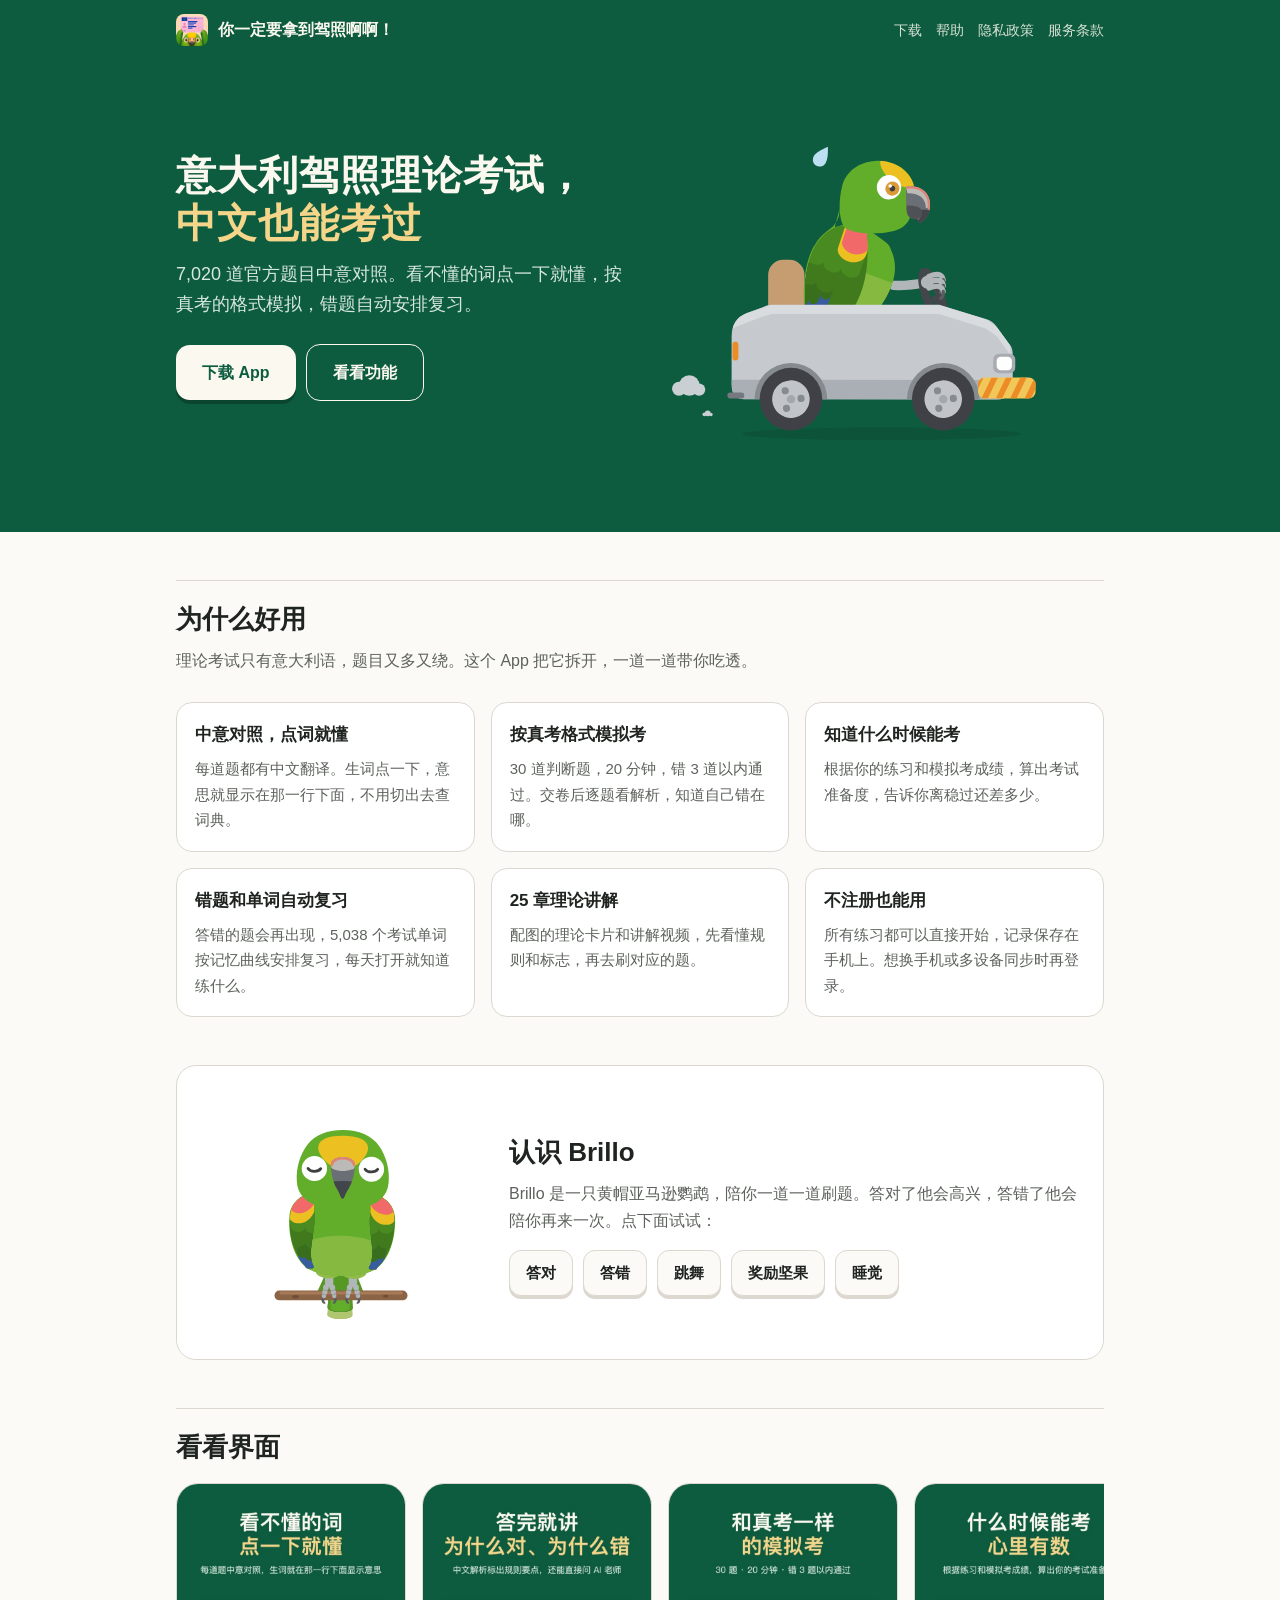
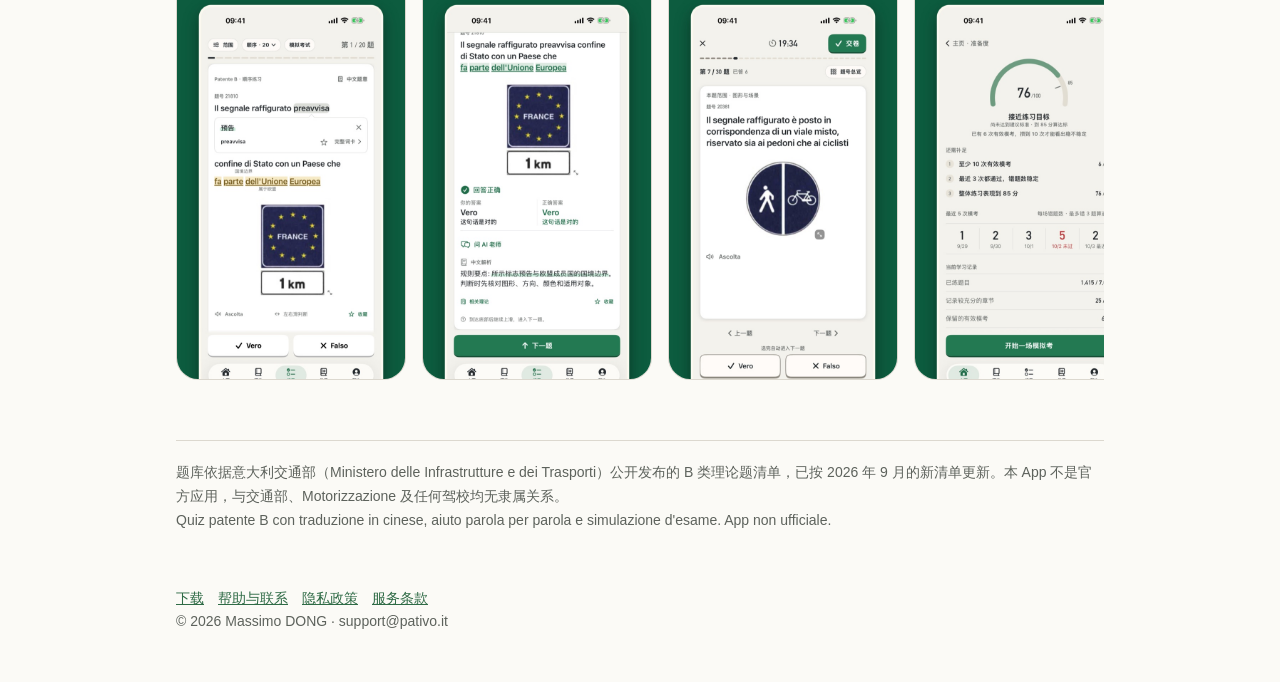
<file: index.html>
<!doctype html>
<html lang="zh-Hans"><head><meta charset="utf-8"><meta name="viewport" content="width=device-width,initial-scale=1">
<title>你一定要拿到驾照啊啊！· 意大利驾照理论考试中文题库</title>
<meta name="description" content="7,020 道意大利 B 驾照理论题，中意对照，点词就懂，按真考格式模拟考。Quiz patente B con traduzione in cinese.">
<meta property="og:title" content="你一定要拿到驾照啊啊！"><meta property="og:description" content="意大利驾照理论考试中文题库：中意对照、点词就懂、真考格式模拟考。"><meta property="og:image" content="img/s01.jpg">
<link rel="icon" href="favicon.png"><link rel="apple-touch-icon" href="apple-touch-icon.png"><link rel="stylesheet" href="style.css"></head>
<body>
<header class="hero">
  <div class="bar"><a class="brand" href="index.html"><img src="img/icon.png" alt="">你一定要拿到驾照啊啊！</a>
    <nav><a href="download.html">下载</a><a href="support.html">帮助</a><a href="privacy.html">隐私政策</a><a href="terms.html">服务条款</a></nav></div>
  <div class="hero-in">
    <div>
      <h1>意大利驾照理论考试，<br><span>中文也能考过</span></h1>
      <p>7,020 道官方题目中意对照。看不懂的词点一下就懂，按真考的格式模拟，错题自动安排复习。</p>
      <a class="btn" href="download.html">下载 App</a><a class="btn soft" href="#features">看看功能</a>
    </div>
    <div class="car"><iframe src="brillo/car.html#bg=none&amp;ui=0" title="Brillo 开着小车去考驾照" scrolling="no"></iframe></div>
  </div>
</header>

<main class="wrap" id="features">
  <h2 class="sec">为什么好用</h2>
  <p class="lead">理论考试只有意大利语，题目又多又绕。这个 App 把它拆开，一道一道带你吃透。</p>
  <div class="grid">
    <div class="feat"><h3>中意对照，点词就懂</h3><p>每道题都有中文翻译。生词点一下，意思就显示在那一行下面，不用切出去查词典。</p></div>
    <div class="feat"><h3>按真考格式模拟考</h3><p>30 道判断题，20 分钟，错 3 道以内通过。交卷后逐题看解析，知道自己错在哪。</p></div>
    <div class="feat"><h3>知道什么时候能考</h3><p>根据你的练习和模拟考成绩，算出考试准备度，告诉你离稳过还差多少。</p></div>
    <div class="feat"><h3>错题和单词自动复习</h3><p>答错的题会再出现，5,038 个考试单词按记忆曲线安排复习，每天打开就知道练什么。</p></div>
    <div class="feat"><h3>25 章理论讲解</h3><p>配图的理论卡片和讲解视频，先看懂规则和标志，再去刷对应的题。</p></div>
    <div class="feat"><h3>不注册也能用</h3><p>所有练习都可以直接开始，记录保存在手机上。想换手机或多设备同步时再登录。</p></div>
  </div>

  <section class="meet">
    <div class="meet-art"><iframe id="brillo" src="brillo/brillo.html#mood=idle" title="Brillo" scrolling="no"></iframe></div>
    <div class="meet-text">
      <h2 class="sec">认识 Brillo</h2>
      <p class="lead">Brillo 是一只黄帽亚马逊鹦鹉，陪你一道一道刷题。答对了他会高兴，答错了他会陪你再来一次。点下面试试：</p>
      <div class="chips">
        <button data-play="correct">答对</button><button data-play="wrong">答错</button>
        <button data-mood="dance">跳舞</button><button data-play="treat">奖励坚果</button><button data-mood="sleep">睡觉</button>
      </div>
    </div>
  </section>

  <h2 class="sec" style="margin-top:48px">看看界面</h2>
  <div class="shots">
    <img src="img/s01.jpg" alt="点词查看意思" loading="lazy"><img src="img/s02.jpg" alt="答题后的中文解析" loading="lazy">
    <img src="img/s03.jpg" alt="模拟考" loading="lazy"><img src="img/s04.jpg" alt="考试准备度" loading="lazy">
    <img src="img/s05.jpg" alt="25 章理论" loading="lazy"><img src="img/s06.jpg" alt="考试单词" loading="lazy">
  </div>

  <p class="note">题库依据意大利交通部（Ministero delle Infrastrutture e dei Trasporti）公开发布的 B 类理论题清单，已按 2026 年 9 月的新清单更新。本 App 不是官方应用，与交通部、Motorizzazione 及任何驾校均无隶属关系。<br>
  <span class="lang">Quiz patente B con traduzione in cinese, aiuto parola per parola e simulazione d'esame. App non ufficiale.</span></p>
</main>
<footer><a href="download.html">下载</a><a href="support.html">帮助与联系</a><a href="privacy.html">隐私政策</a><a href="terms.html">服务条款</a><br>© 2026 Massimo DONG · support@pativo.it</footer>
<script>
(function(){
  var f=document.getElementById('brillo'), timer;
  function send(m){ if(f&&f.contentWindow) f.contentWindow.postMessage(m,'*'); }
  document.querySelectorAll('.chips button').forEach(function(b){
    b.addEventListener('click',function(){
      clearTimeout(timer);
      if(b.dataset.play){ send({mood:'idle'}); send({play:b.dataset.play}); }
      else { send({mood:b.dataset.mood}); timer=setTimeout(function(){ send({mood:'idle'}); },6000); }
    });
  });
})();
</script>
</body></html>
</file>
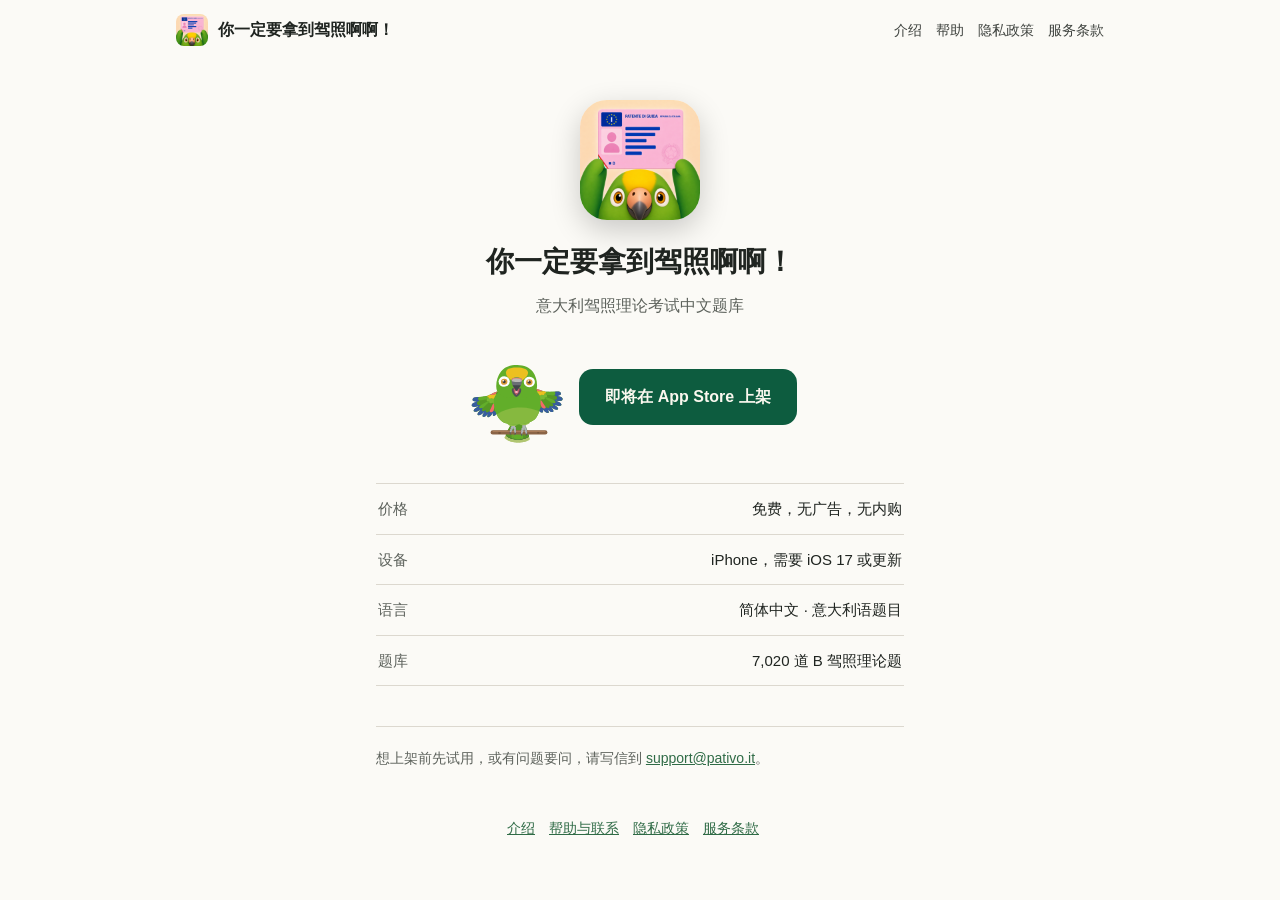
<file: download.html>
<!doctype html>
<html lang="zh-Hans"><head><meta charset="utf-8"><meta name="viewport" content="width=device-width,initial-scale=1">
<title>下载 · 你一定要拿到驾照啊啊！</title>
<link rel="icon" href="favicon.png"><link rel="apple-touch-icon" href="apple-touch-icon.png"><link rel="stylesheet" href="style.css"></head>
<body>
<div class="bar"><a class="brand" href="index.html"><img src="img/icon.png" alt="">你一定要拿到驾照啊啊！</a>
  <nav><a href="index.html">介绍</a><a href="support.html">帮助</a><a href="privacy.html">隐私政策</a><a href="terms.html">服务条款</a></nav></div>
<div class="dl">
  <img class="icon" src="img/icon.png" alt="App 图标">
  <h1>你一定要拿到驾照啊啊！</h1>
  <p class="sub">意大利驾照理论考试中文题库</p>
  <div class="cta"><div class="dl-brillo"><iframe src="brillo/brillo.html#mood=dance" title="Brillo 在跳舞" scrolling="no"></iframe></div><span class="status">即将在 App Store 上架</span></div>
  <div class="facts">
    <div><span>价格</span><span>免费，无广告，无内购</span></div>
    <div><span>设备</span><span>iPhone，需要 iOS 17 或更新</span></div>
    <div><span>语言</span><span>简体中文 · 意大利语题目</span></div>
    <div><span>题库</span><span>7,020 道 B 驾照理论题</span></div>
  </div>
  <p class="note" style="text-align:left">想上架前先试用，或有问题要问，请写信到 <a href="mailto:support@pativo.it">support@pativo.it</a>。</p>
</div>
<footer style="text-align:center"><a href="index.html">介绍</a><a href="support.html">帮助与联系</a><a href="privacy.html">隐私政策</a><a href="terms.html">服务条款</a></footer>
</body></html>
</file>
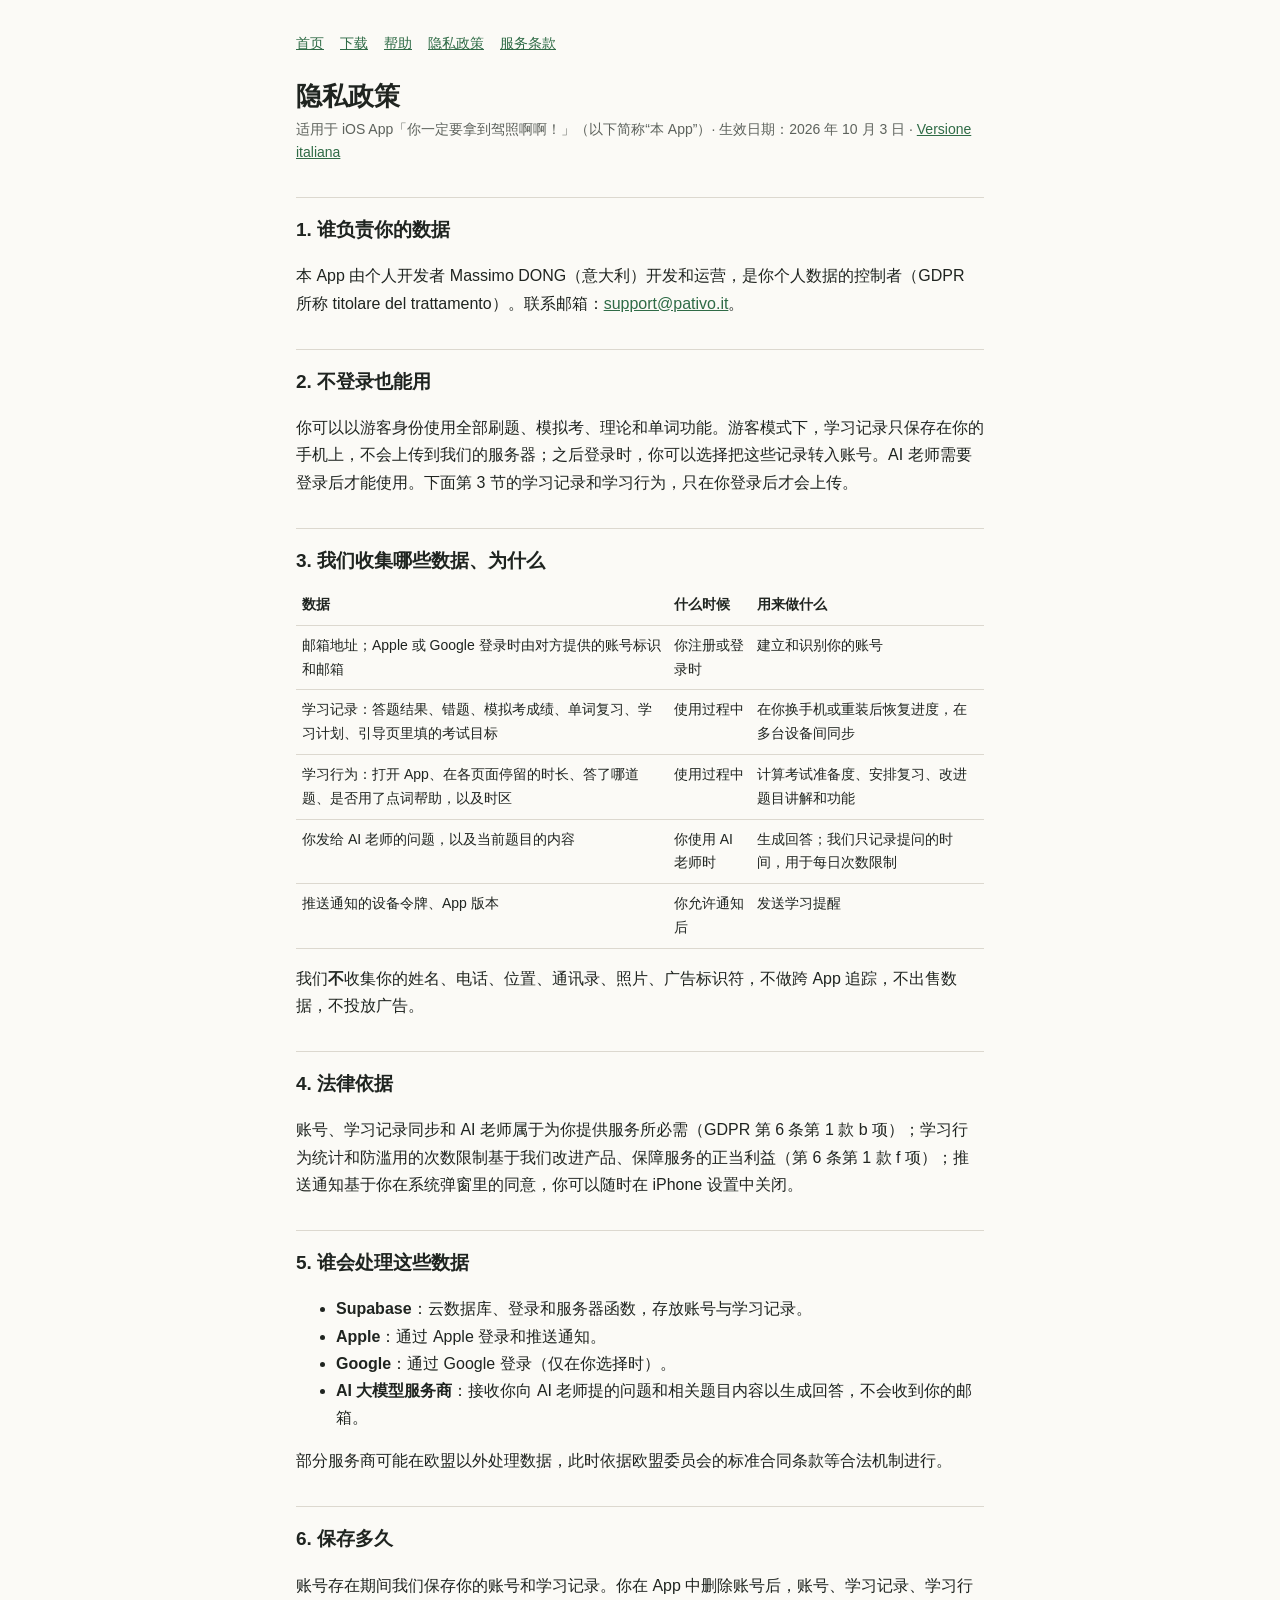
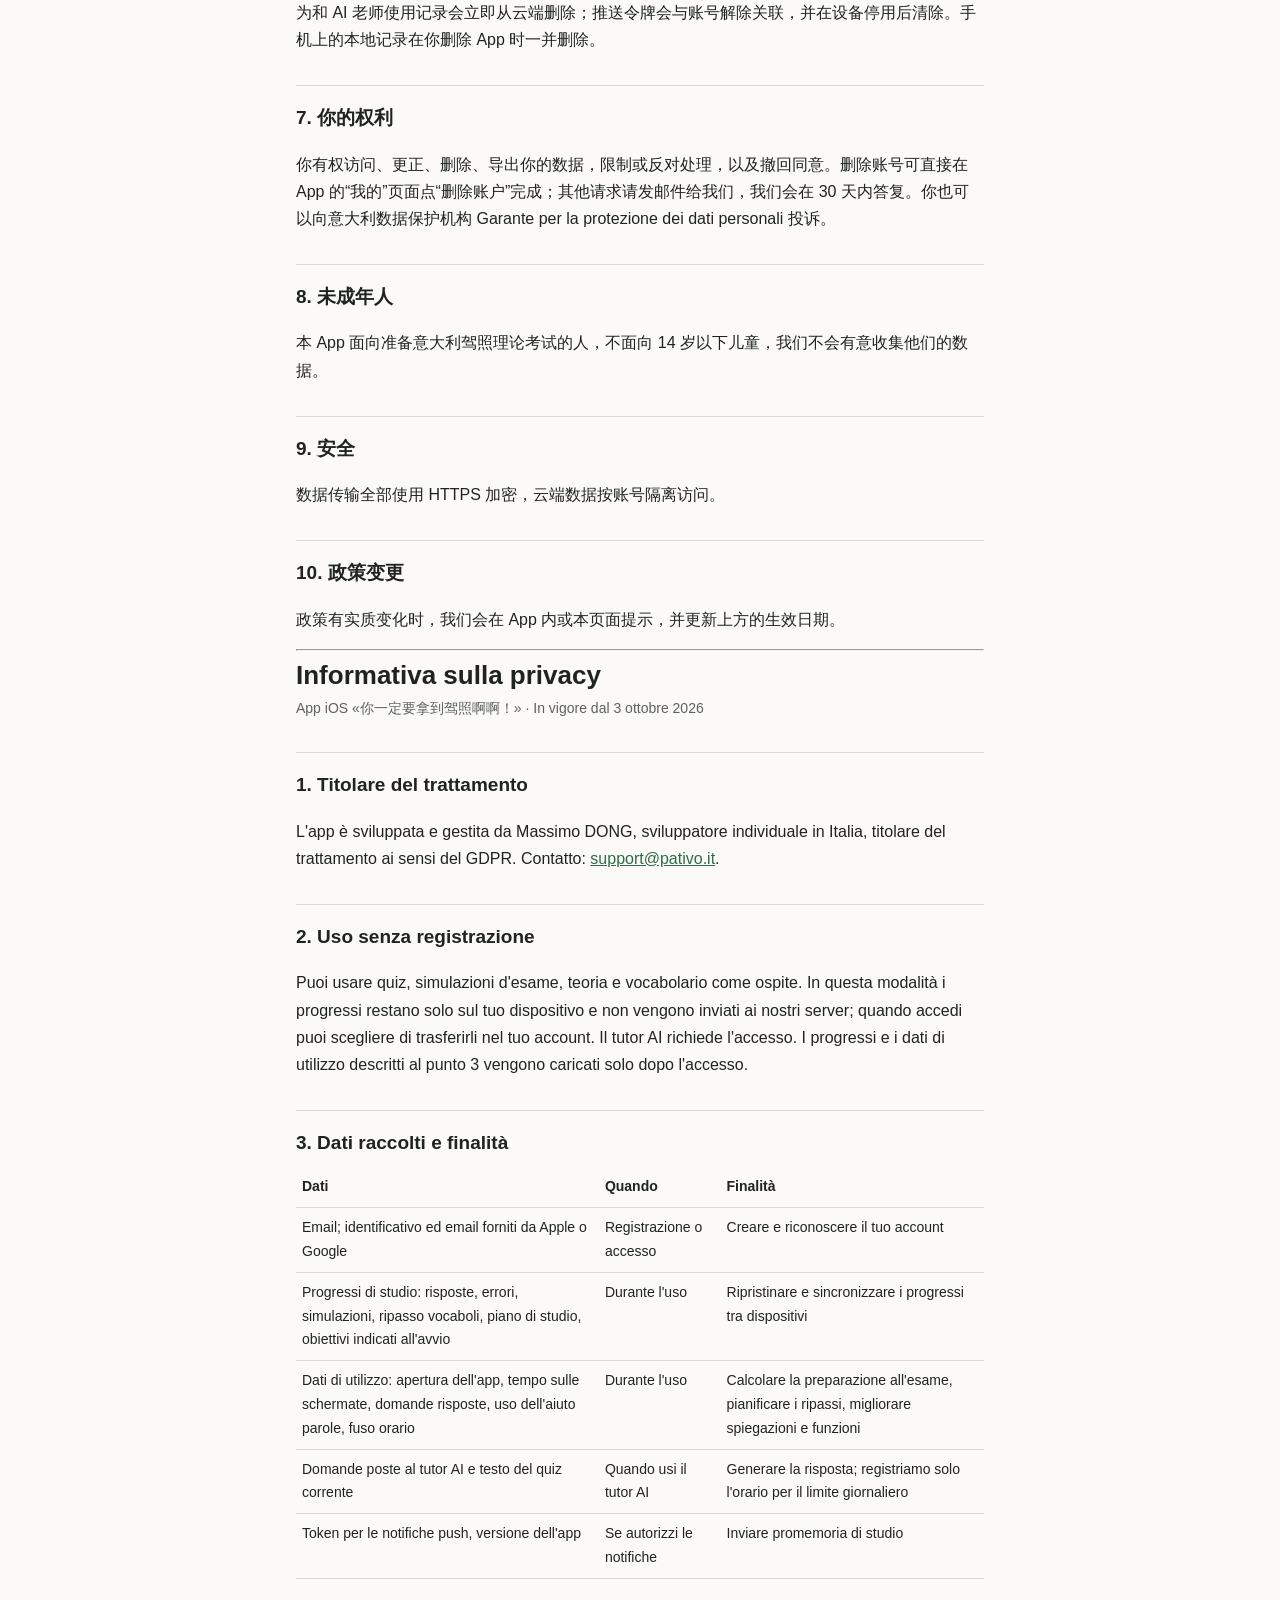
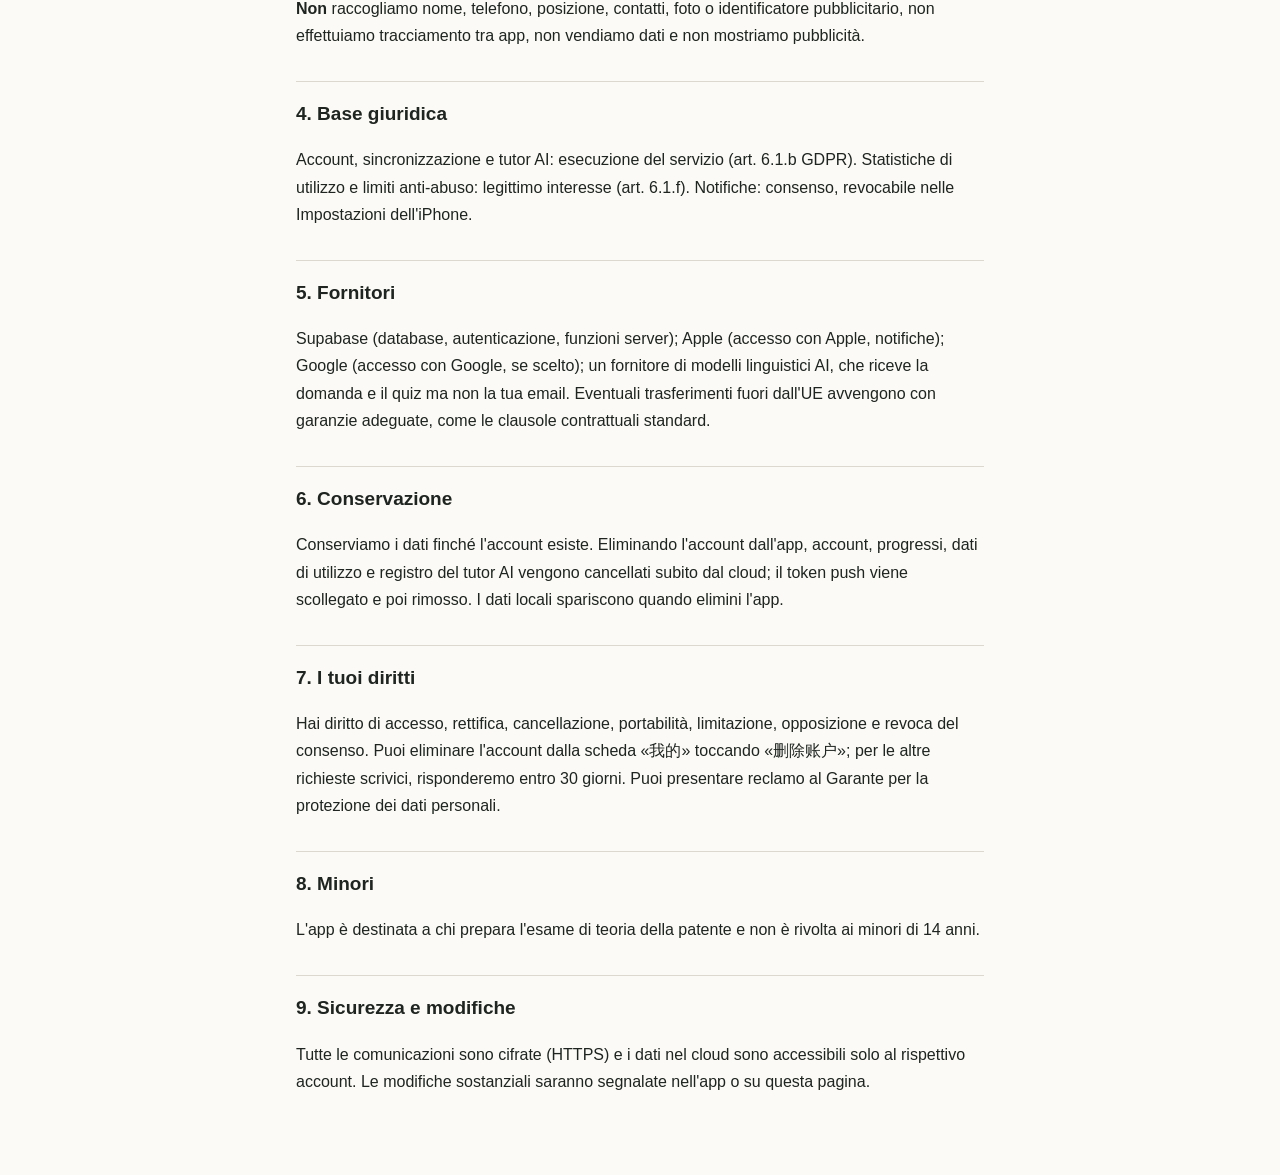
<file: privacy.html>
<!doctype html>
<html lang="zh-Hans"><head><meta charset="utf-8"><meta name="viewport" content="width=device-width,initial-scale=1">
<title>隐私政策 · Informativa privacy</title><link rel="icon" href="favicon.png"><link rel="stylesheet" href="style.css"></head>
<body><main>
<nav><a href="index.html">首页</a><a href="download.html">下载</a><a href="support.html">帮助</a><a href="privacy.html">隐私政策</a><a href="terms.html">服务条款</a></nav>
<h1>隐私政策</h1>
<p class="meta">适用于 iOS App「你一定要拿到驾照啊啊！」（以下简称“本 App”）· 生效日期：2026 年 10 月 3 日 · <a href="#it">Versione italiana</a></p>

<h2>1. 谁负责你的数据</h2>
<p>本 App 由个人开发者 Massimo DONG（意大利）开发和运营，是你个人数据的控制者（GDPR 所称 titolare del trattamento）。联系邮箱：<a href="mailto:support@pativo.it">support@pativo.it</a>。</p>

<h2>2. 不登录也能用</h2>
<p>你可以以游客身份使用全部刷题、模拟考、理论和单词功能。游客模式下，学习记录只保存在你的手机上，不会上传到我们的服务器；之后登录时，你可以选择把这些记录转入账号。AI 老师需要登录后才能使用。下面第 3 节的学习记录和学习行为，只在你登录后才会上传。</p>

<h2>3. 我们收集哪些数据、为什么</h2>
<table>
<tr><th>数据</th><th>什么时候</th><th>用来做什么</th></tr>
<tr><td>邮箱地址；Apple 或 Google 登录时由对方提供的账号标识和邮箱</td><td>你注册或登录时</td><td>建立和识别你的账号</td></tr>
<tr><td>学习记录：答题结果、错题、模拟考成绩、单词复习、学习计划、引导页里填的考试目标</td><td>使用过程中</td><td>在你换手机或重装后恢复进度，在多台设备间同步</td></tr>
<tr><td>学习行为：打开 App、在各页面停留的时长、答了哪道题、是否用了点词帮助，以及时区</td><td>使用过程中</td><td>计算考试准备度、安排复习、改进题目讲解和功能</td></tr>
<tr><td>你发给 AI 老师的问题，以及当前题目的内容</td><td>你使用 AI 老师时</td><td>生成回答；我们只记录提问的时间，用于每日次数限制</td></tr>
<tr><td>推送通知的设备令牌、App 版本</td><td>你允许通知后</td><td>发送学习提醒</td></tr>
</table>
<p>我们<strong>不</strong>收集你的姓名、电话、位置、通讯录、照片、广告标识符，不做跨 App 追踪，不出售数据，不投放广告。</p>

<h2>4. 法律依据</h2>
<p>账号、学习记录同步和 AI 老师属于为你提供服务所必需（GDPR 第 6 条第 1 款 b 项）；学习行为统计和防滥用的次数限制基于我们改进产品、保障服务的正当利益（第 6 条第 1 款 f 项）；推送通知基于你在系统弹窗里的同意，你可以随时在 iPhone 设置中关闭。</p>

<h2>5. 谁会处理这些数据</h2>
<ul>
<li><strong>Supabase</strong>：云数据库、登录和服务器函数，存放账号与学习记录。</li>
<li><strong>Apple</strong>：通过 Apple 登录和推送通知。</li>
<li><strong>Google</strong>：通过 Google 登录（仅在你选择时）。</li>
<li><strong>AI 大模型服务商</strong>：接收你向 AI 老师提的问题和相关题目内容以生成回答，不会收到你的邮箱。</li>
</ul>
<p>部分服务商可能在欧盟以外处理数据，此时依据欧盟委员会的标准合同条款等合法机制进行。</p>

<h2>6. 保存多久</h2>
<p>账号存在期间我们保存你的账号和学习记录。你在 App 中删除账号后，账号、学习记录、学习行为和 AI 老师使用记录会立即从云端删除；推送令牌会与账号解除关联，并在设备停用后清除。手机上的本地记录在你删除 App 时一并删除。</p>

<h2>7. 你的权利</h2>
<p>你有权访问、更正、删除、导出你的数据，限制或反对处理，以及撤回同意。删除账号可直接在 App 的“我的”页面点“删除账户”完成；其他请求请发邮件给我们，我们会在 30 天内答复。你也可以向意大利数据保护机构 Garante per la protezione dei dati personali 投诉。</p>

<h2>8. 未成年人</h2>
<p>本 App 面向准备意大利驾照理论考试的人，不面向 14 岁以下儿童，我们不会有意收集他们的数据。</p>

<h2>9. 安全</h2>
<p>数据传输全部使用 HTTPS 加密，云端数据按账号隔离访问。</p>

<h2>10. 政策变更</h2>
<p>政策有实质变化时，我们会在 App 内或本页面提示，并更新上方的生效日期。</p>

<hr id="it">
<h1>Informativa sulla privacy</h1>
<p class="meta">App iOS «你一定要拿到驾照啊啊！» · In vigore dal 3 ottobre 2026</p>

<h2>1. Titolare del trattamento</h2>
<p>L'app è sviluppata e gestita da Massimo DONG, sviluppatore individuale in Italia, titolare del trattamento ai sensi del GDPR. Contatto: <a href="mailto:support@pativo.it">support@pativo.it</a>.</p>

<h2>2. Uso senza registrazione</h2>
<p>Puoi usare quiz, simulazioni d'esame, teoria e vocabolario come ospite. In questa modalità i progressi restano solo sul tuo dispositivo e non vengono inviati ai nostri server; quando accedi puoi scegliere di trasferirli nel tuo account. Il tutor AI richiede l'accesso. I progressi e i dati di utilizzo descritti al punto 3 vengono caricati solo dopo l'accesso.</p>

<h2>3. Dati raccolti e finalità</h2>
<table>
<tr><th>Dati</th><th>Quando</th><th>Finalità</th></tr>
<tr><td>Email; identificativo ed email forniti da Apple o Google</td><td>Registrazione o accesso</td><td>Creare e riconoscere il tuo account</td></tr>
<tr><td>Progressi di studio: risposte, errori, simulazioni, ripasso vocaboli, piano di studio, obiettivi indicati all'avvio</td><td>Durante l'uso</td><td>Ripristinare e sincronizzare i progressi tra dispositivi</td></tr>
<tr><td>Dati di utilizzo: apertura dell'app, tempo sulle schermate, domande risposte, uso dell'aiuto parole, fuso orario</td><td>Durante l'uso</td><td>Calcolare la preparazione all'esame, pianificare i ripassi, migliorare spiegazioni e funzioni</td></tr>
<tr><td>Domande poste al tutor AI e testo del quiz corrente</td><td>Quando usi il tutor AI</td><td>Generare la risposta; registriamo solo l'orario per il limite giornaliero</td></tr>
<tr><td>Token per le notifiche push, versione dell'app</td><td>Se autorizzi le notifiche</td><td>Inviare promemoria di studio</td></tr>
</table>
<p><strong>Non</strong> raccogliamo nome, telefono, posizione, contatti, foto o identificatore pubblicitario, non effettuiamo tracciamento tra app, non vendiamo dati e non mostriamo pubblicità.</p>

<h2>4. Base giuridica</h2>
<p>Account, sincronizzazione e tutor AI: esecuzione del servizio (art. 6.1.b GDPR). Statistiche di utilizzo e limiti anti-abuso: legittimo interesse (art. 6.1.f). Notifiche: consenso, revocabile nelle Impostazioni dell'iPhone.</p>

<h2>5. Fornitori</h2>
<p>Supabase (database, autenticazione, funzioni server); Apple (accesso con Apple, notifiche); Google (accesso con Google, se scelto); un fornitore di modelli linguistici AI, che riceve la domanda e il quiz ma non la tua email. Eventuali trasferimenti fuori dall'UE avvengono con garanzie adeguate, come le clausole contrattuali standard.</p>

<h2>6. Conservazione</h2>
<p>Conserviamo i dati finché l'account esiste. Eliminando l'account dall'app, account, progressi, dati di utilizzo e registro del tutor AI vengono cancellati subito dal cloud; il token push viene scollegato e poi rimosso. I dati locali spariscono quando elimini l'app.</p>

<h2>7. I tuoi diritti</h2>
<p>Hai diritto di accesso, rettifica, cancellazione, portabilità, limitazione, opposizione e revoca del consenso. Puoi eliminare l'account dalla scheda «我的» toccando «删除账户»; per le altre richieste scrivici, risponderemo entro 30 giorni. Puoi presentare reclamo al Garante per la protezione dei dati personali.</p>

<h2>8. Minori</h2>
<p>L'app è destinata a chi prepara l'esame di teoria della patente e non è rivolta ai minori di 14 anni.</p>

<h2>9. Sicurezza e modifiche</h2>
<p>Tutte le comunicazioni sono cifrate (HTTPS) e i dati nel cloud sono accessibili solo al rispettivo account. Le modifiche sostanziali saranno segnalate nell'app o su questa pagina.</p>
</main></body></html>
</file>
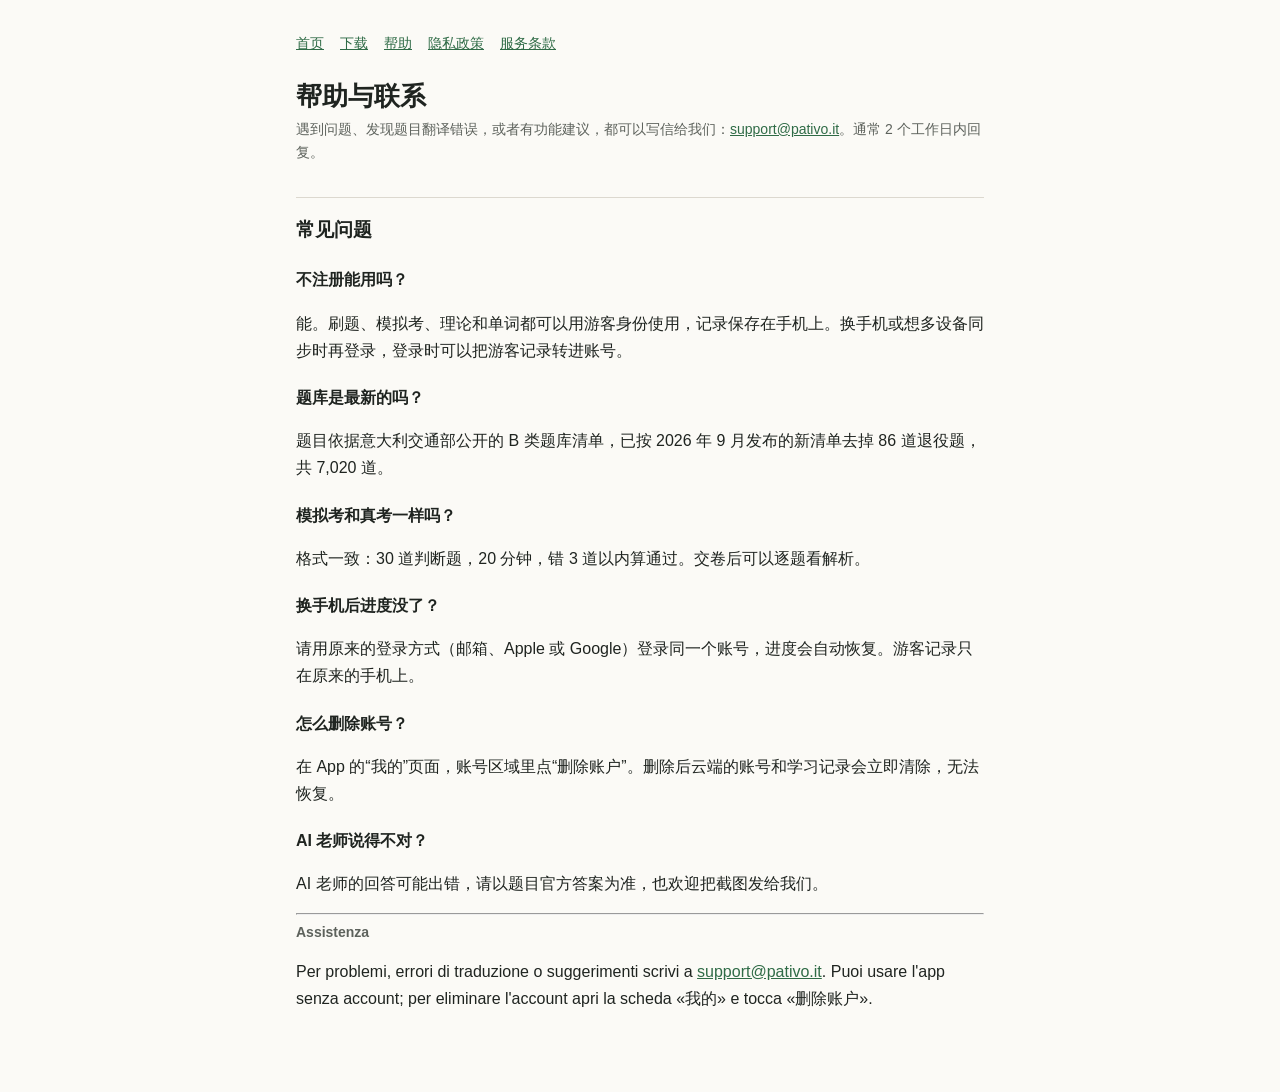
<file: support.html>
<!doctype html>
<html lang="zh-Hans"><head><meta charset="utf-8"><meta name="viewport" content="width=device-width,initial-scale=1">
<title>帮助与联系 · Assistenza</title><link rel="icon" href="favicon.png"><link rel="stylesheet" href="style.css"></head>
<body><main>
<nav><a href="index.html">首页</a><a href="download.html">下载</a><a href="support.html">帮助</a><a href="privacy.html">隐私政策</a><a href="terms.html">服务条款</a></nav>
<h1>帮助与联系</h1>
<p class="meta">遇到问题、发现题目翻译错误，或者有功能建议，都可以写信给我们：<a href="mailto:support@pativo.it">support@pativo.it</a>。通常 2 个工作日内回复。</p>

<h2>常见问题</h2>
<h3>不注册能用吗？</h3>
<p>能。刷题、模拟考、理论和单词都可以用游客身份使用，记录保存在手机上。换手机或想多设备同步时再登录，登录时可以把游客记录转进账号。</p>
<h3>题库是最新的吗？</h3>
<p>题目依据意大利交通部公开的 B 类题库清单，已按 2026 年 9 月发布的新清单去掉 86 道退役题，共 7,020 道。</p>
<h3>模拟考和真考一样吗？</h3>
<p>格式一致：30 道判断题，20 分钟，错 3 道以内算通过。交卷后可以逐题看解析。</p>
<h3>换手机后进度没了？</h3>
<p>请用原来的登录方式（邮箱、Apple 或 Google）登录同一个账号，进度会自动恢复。游客记录只在原来的手机上。</p>
<h3>怎么删除账号？</h3>
<p>在 App 的“我的”页面，账号区域里点“删除账户”。删除后云端的账号和学习记录会立即清除，无法恢复。</p>
<h3>AI 老师说得不对？</h3>
<p>AI 老师的回答可能出错，请以题目官方答案为准，也欢迎把截图发给我们。</p>

<hr>
<h1 class="lang">Assistenza</h1>
<p>Per problemi, errori di traduzione o suggerimenti scrivi a <a href="mailto:support@pativo.it">support@pativo.it</a>. Puoi usare l'app senza account; per eliminare l'account apri la scheda «我的» e tocca «删除账户».</p>
</main></body></html>
</file>
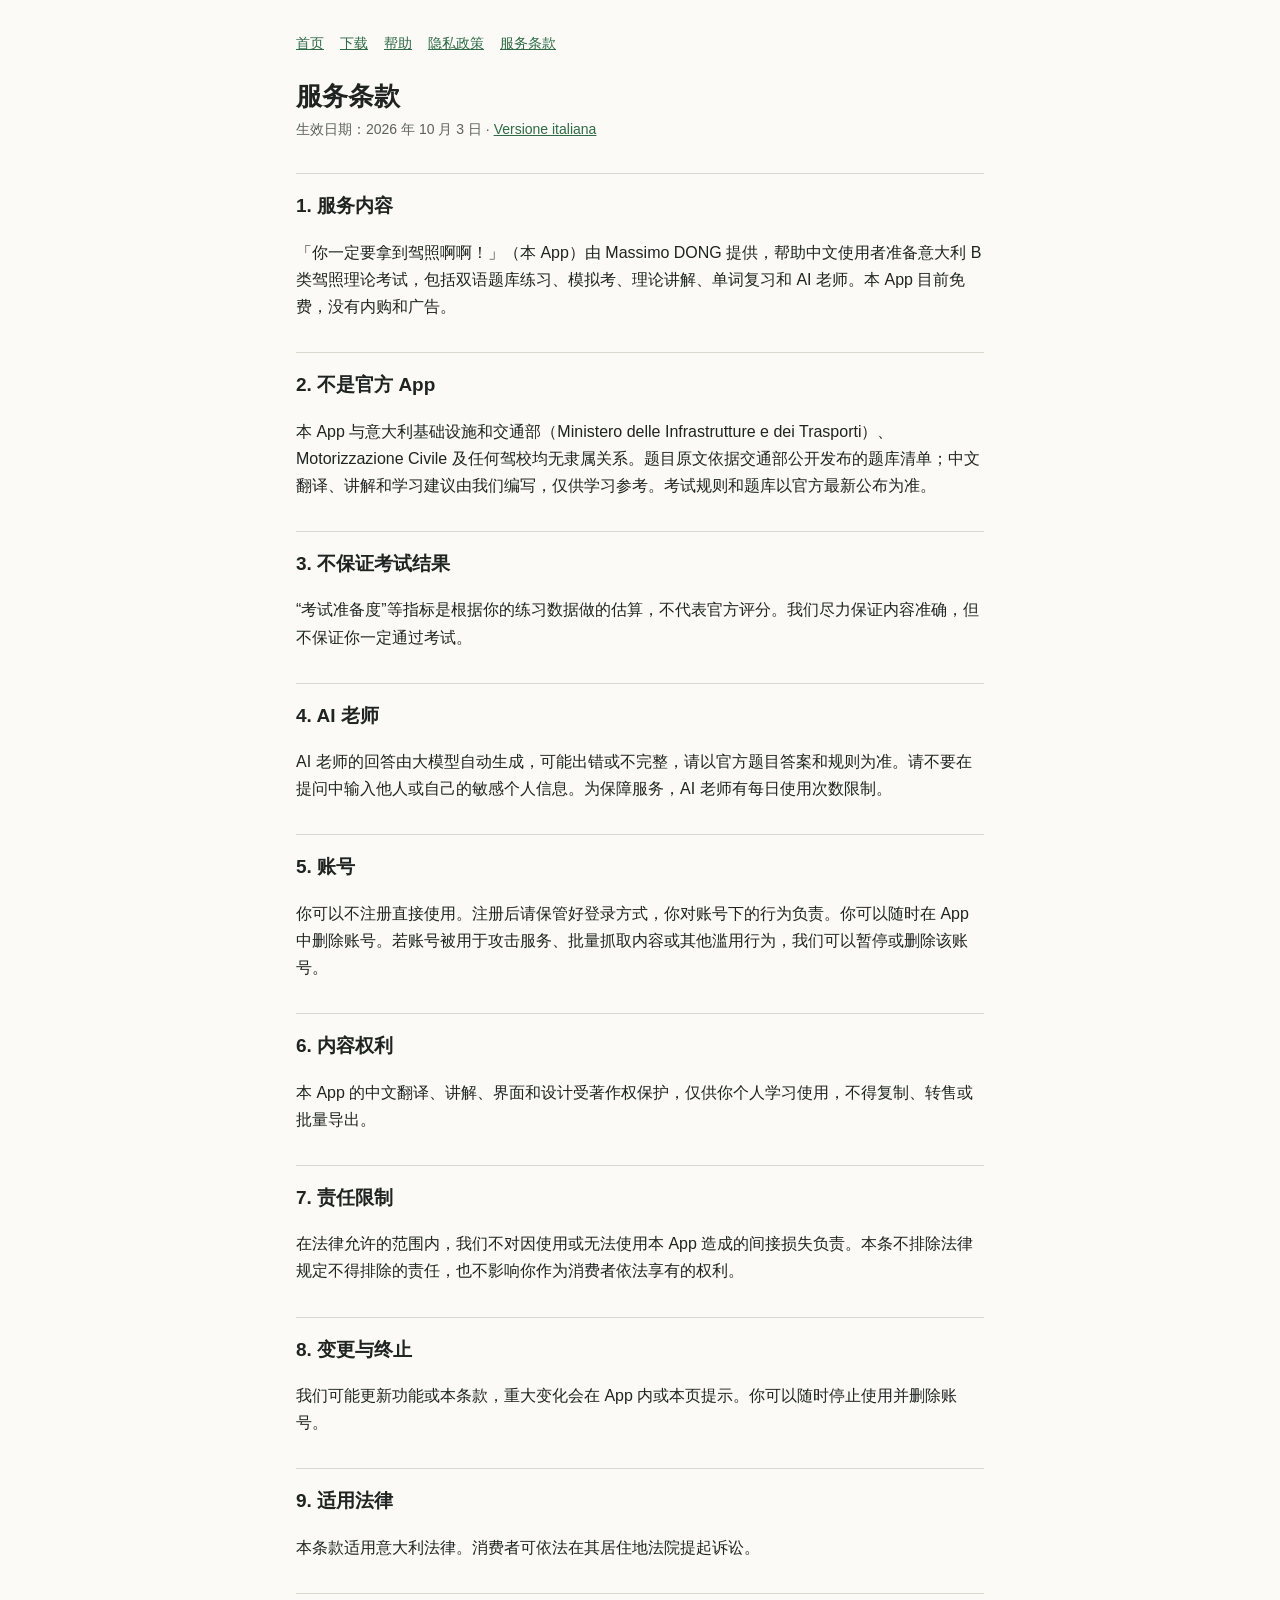
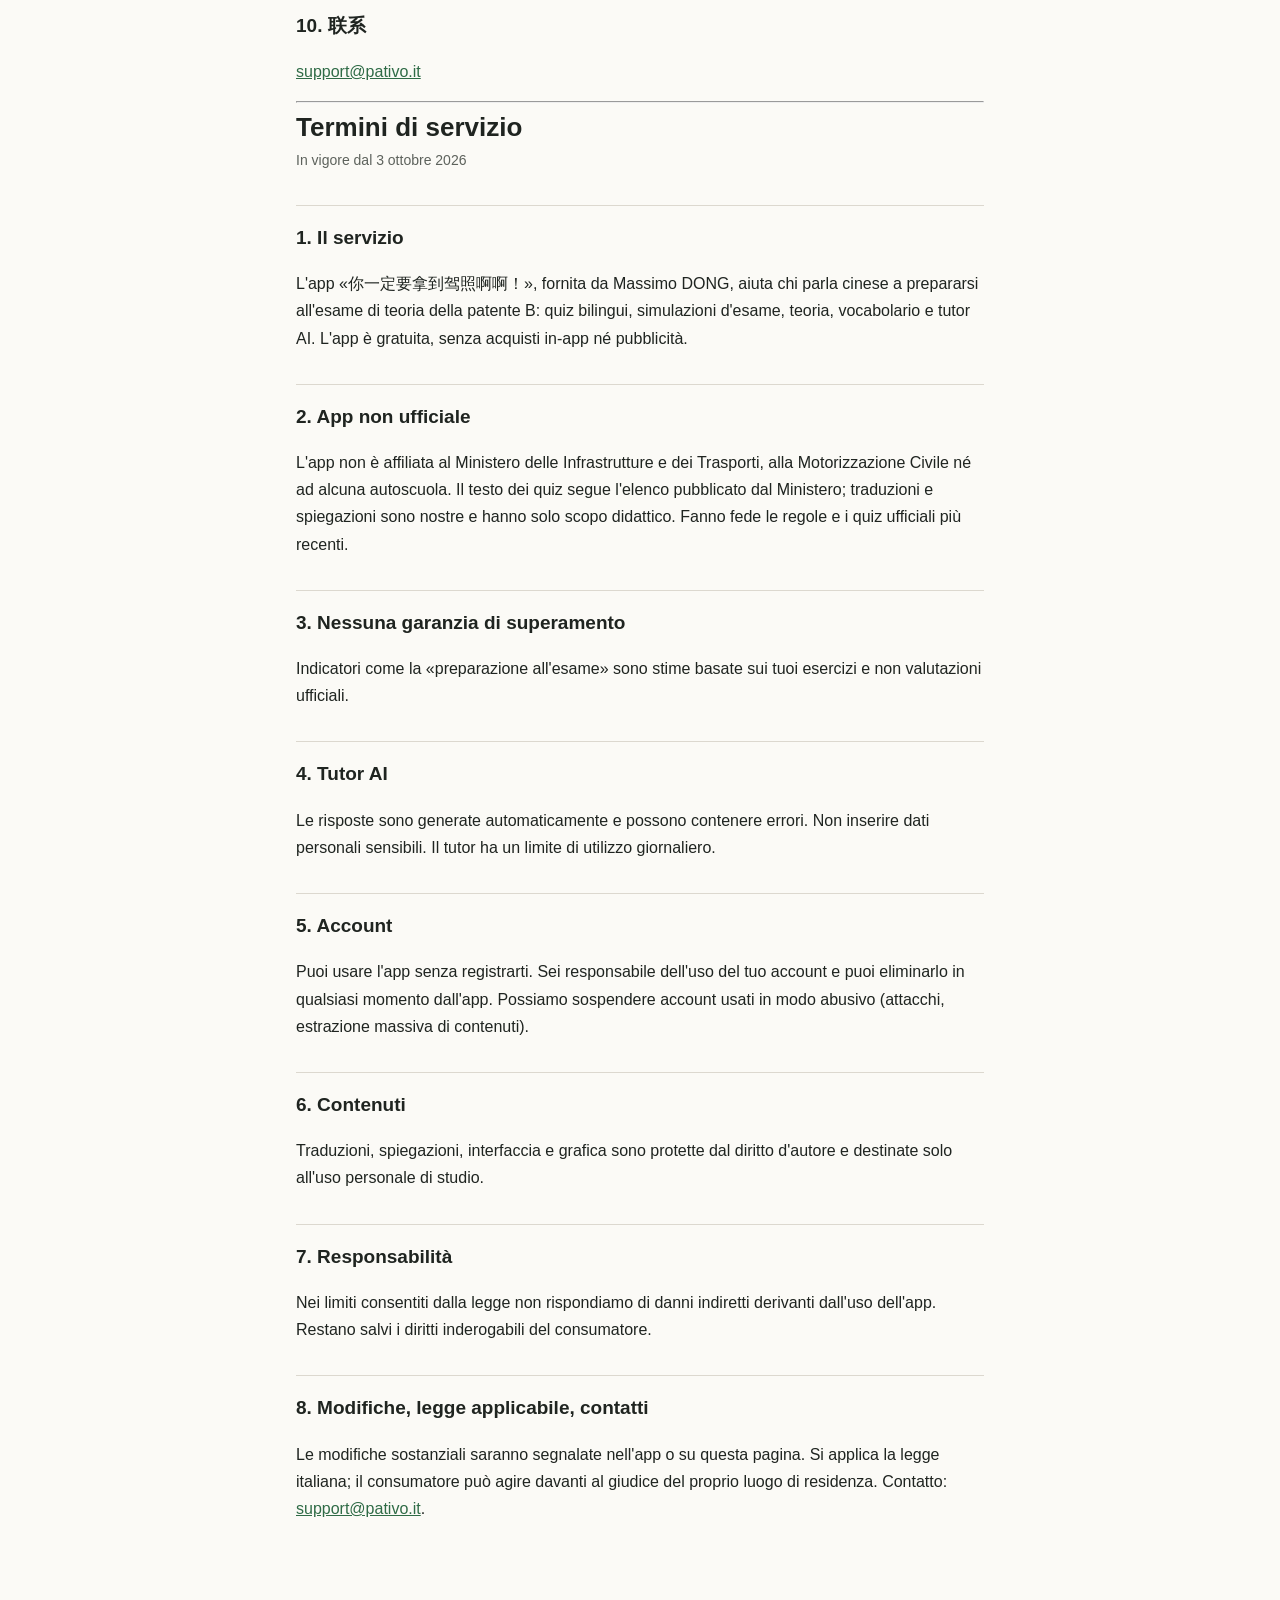
<file: terms.html>
<!doctype html>
<html lang="zh-Hans"><head><meta charset="utf-8"><meta name="viewport" content="width=device-width,initial-scale=1">
<title>服务条款 · Termini di servizio</title><link rel="icon" href="favicon.png"><link rel="stylesheet" href="style.css"></head>
<body><main>
<nav><a href="index.html">首页</a><a href="download.html">下载</a><a href="support.html">帮助</a><a href="privacy.html">隐私政策</a><a href="terms.html">服务条款</a></nav>
<h1>服务条款</h1>
<p class="meta">生效日期：2026 年 10 月 3 日 · <a href="#it">Versione italiana</a></p>

<h2>1. 服务内容</h2>
<p>「你一定要拿到驾照啊啊！」（本 App）由 Massimo DONG 提供，帮助中文使用者准备意大利 B 类驾照理论考试，包括双语题库练习、模拟考、理论讲解、单词复习和 AI 老师。本 App 目前免费，没有内购和广告。</p>

<h2>2. 不是官方 App</h2>
<p>本 App 与意大利基础设施和交通部（Ministero delle Infrastrutture e dei Trasporti）、Motorizzazione Civile 及任何驾校均无隶属关系。题目原文依据交通部公开发布的题库清单；中文翻译、讲解和学习建议由我们编写，仅供学习参考。考试规则和题库以官方最新公布为准。</p>

<h2>3. 不保证考试结果</h2>
<p>“考试准备度”等指标是根据你的练习数据做的估算，不代表官方评分。我们尽力保证内容准确，但不保证你一定通过考试。</p>

<h2>4. AI 老师</h2>
<p>AI 老师的回答由大模型自动生成，可能出错或不完整，请以官方题目答案和规则为准。请不要在提问中输入他人或自己的敏感个人信息。为保障服务，AI 老师有每日使用次数限制。</p>

<h2>5. 账号</h2>
<p>你可以不注册直接使用。注册后请保管好登录方式，你对账号下的行为负责。你可以随时在 App 中删除账号。若账号被用于攻击服务、批量抓取内容或其他滥用行为，我们可以暂停或删除该账号。</p>

<h2>6. 内容权利</h2>
<p>本 App 的中文翻译、讲解、界面和设计受著作权保护，仅供你个人学习使用，不得复制、转售或批量导出。</p>

<h2>7. 责任限制</h2>
<p>在法律允许的范围内，我们不对因使用或无法使用本 App 造成的间接损失负责。本条不排除法律规定不得排除的责任，也不影响你作为消费者依法享有的权利。</p>

<h2>8. 变更与终止</h2>
<p>我们可能更新功能或本条款，重大变化会在 App 内或本页提示。你可以随时停止使用并删除账号。</p>

<h2>9. 适用法律</h2>
<p>本条款适用意大利法律。消费者可依法在其居住地法院提起诉讼。</p>

<h2>10. 联系</h2>
<p><a href="mailto:support@pativo.it">support@pativo.it</a></p>

<hr id="it">
<h1>Termini di servizio</h1>
<p class="meta">In vigore dal 3 ottobre 2026</p>
<h2>1. Il servizio</h2>
<p>L'app «你一定要拿到驾照啊啊！», fornita da Massimo DONG, aiuta chi parla cinese a prepararsi all'esame di teoria della patente B: quiz bilingui, simulazioni d'esame, teoria, vocabolario e tutor AI. L'app è gratuita, senza acquisti in-app né pubblicità.</p>
<h2>2. App non ufficiale</h2>
<p>L'app non è affiliata al Ministero delle Infrastrutture e dei Trasporti, alla Motorizzazione Civile né ad alcuna autoscuola. Il testo dei quiz segue l'elenco pubblicato dal Ministero; traduzioni e spiegazioni sono nostre e hanno solo scopo didattico. Fanno fede le regole e i quiz ufficiali più recenti.</p>
<h2>3. Nessuna garanzia di superamento</h2>
<p>Indicatori come la «preparazione all'esame» sono stime basate sui tuoi esercizi e non valutazioni ufficiali.</p>
<h2>4. Tutor AI</h2>
<p>Le risposte sono generate automaticamente e possono contenere errori. Non inserire dati personali sensibili. Il tutor ha un limite di utilizzo giornaliero.</p>
<h2>5. Account</h2>
<p>Puoi usare l'app senza registrarti. Sei responsabile dell'uso del tuo account e puoi eliminarlo in qualsiasi momento dall'app. Possiamo sospendere account usati in modo abusivo (attacchi, estrazione massiva di contenuti).</p>
<h2>6. Contenuti</h2>
<p>Traduzioni, spiegazioni, interfaccia e grafica sono protette dal diritto d'autore e destinate solo all'uso personale di studio.</p>
<h2>7. Responsabilità</h2>
<p>Nei limiti consentiti dalla legge non rispondiamo di danni indiretti derivanti dall'uso dell'app. Restano salvi i diritti inderogabili del consumatore.</p>
<h2>8. Modifiche, legge applicabile, contatti</h2>
<p>Le modifiche sostanziali saranno segnalate nell'app o su questa pagina. Si applica la legge italiana; il consumatore può agire davanti al giudice del proprio luogo di residenza. Contatto: <a href="mailto:support@pativo.it">support@pativo.it</a>.</p>
</main></body></html>
</file>
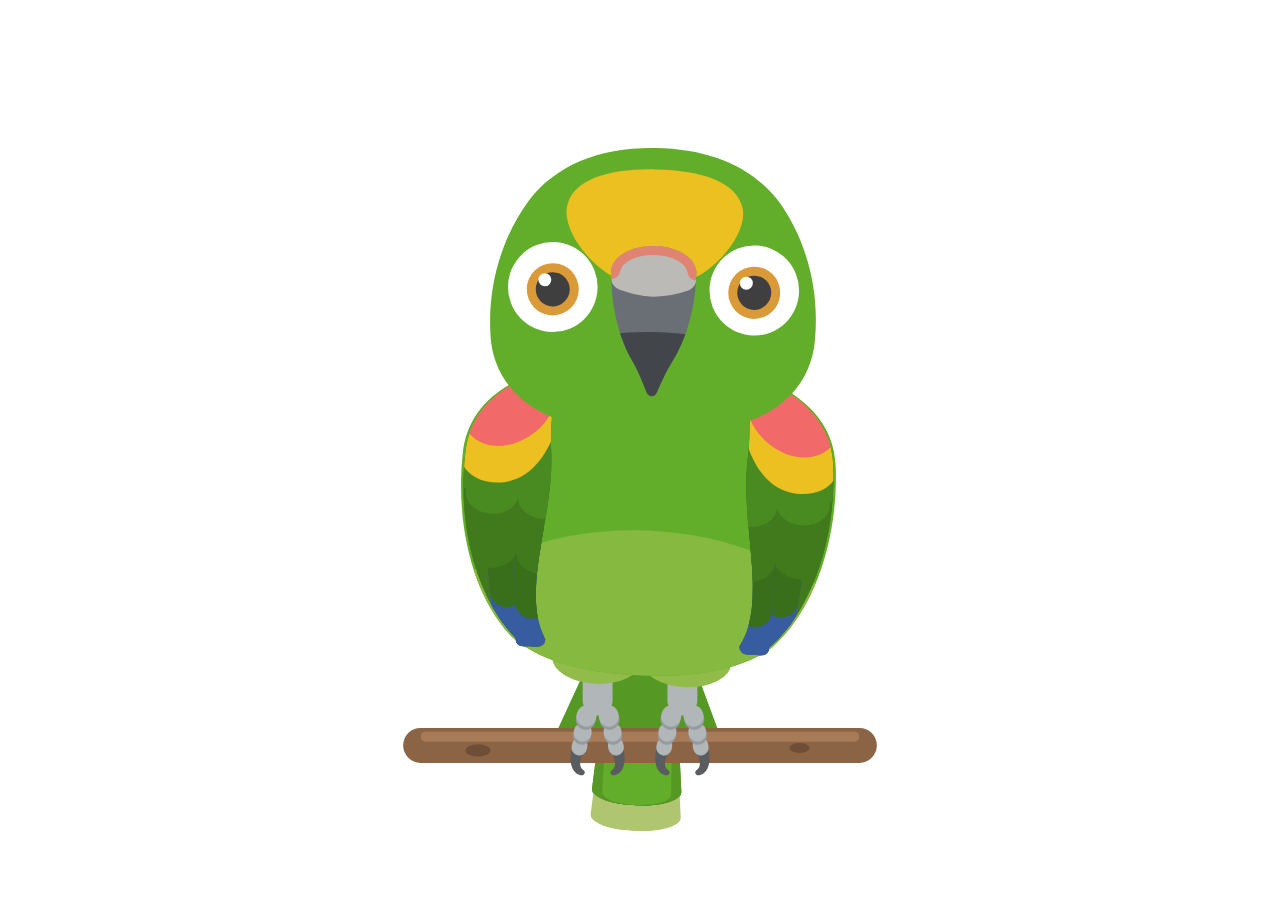
<file: brillo/brillo.html>
<!doctype html>
<!-- Brillo 动画组件（HTML/SVG/JS 单文件，无外部依赖）
  控制：Brillo.setMood('idle'|'walk'|'dance'|'talk')   持续动作
        Brillo.play('correct'|'wrong')                  播一次，播完回到当前 mood
  也可以：postMessage({mood:'dance'}) / postMessage({play:'correct'})，或网址 brillo.html#mood=talk
  事件：iOS WKWebView 注册 messageHandlers.brillo 可收到 {event:'ready'} 和 {event:'done', name}
  系统“减少动态”打开时只显示静态姿势；页面在后台时自动停止刷新。 -->
<html lang="zh-CN"><head><meta charset="utf-8"><meta name="viewport" content="width=device-width,initial-scale=1">
<title>Brillo</title><style>html,body{margin:0;height:100%;background:transparent;overflow:hidden}svg{width:100%;height:100%;display:block}</style>
</head><body><svg xmlns="http://www.w3.org/2000/svg" viewBox="-100 30 800 722" preserveAspectRatio="xMidYMid meet" id="brillo"><ellipse id="shadow" cx="300" cy="640" rx="116" ry="10" fill="#000" opacity="0" transform="translate(300,640) scale(1.0,1) translate(-300,-640)"/><g id="bodyBack" transform="translate(0,0) rotate(0 300 596) translate(300,596) scale(1.0000,1.0000) translate(-300,-596)"><g id="tail" transform="rotate(0 300 540)"><g data-tf="0" transform="translate(-0.00,0) rotate(5.00 300 540) translate(300,540) scale(1,1.0000) translate(-300,-540)"><rect x="276.5" y="540" width="47.0" height="156.0" rx="23.5" ry="9" fill="#B0C570"/></g><g data-tf="8" transform="translate(0.00,0) rotate(-5.00 300 540) translate(300,540) scale(1,1.0000) translate(-300,-540)"><rect x="276.5" y="540" width="47.0" height="156.0" rx="23.5" ry="9" fill="#B0C570"/></g><g data-tf="1" transform="translate(-0.00,0) rotate(3.75 300 540) translate(300,540) scale(1,1.0000) translate(-300,-540)"><rect x="276.5" y="540" width="47.0" height="156.0" rx="23.5" ry="9" fill="#B0C570"/></g><g data-tf="7" transform="translate(0.00,0) rotate(-3.75 300 540) translate(300,540) scale(1,1.0000) translate(-300,-540)"><rect x="276.5" y="540" width="47.0" height="156.0" rx="23.5" ry="9" fill="#B0C570"/></g><g data-tf="2" transform="translate(-0.00,0) rotate(2.50 300 540) translate(300,540) scale(1,1.0000) translate(-300,-540)"><rect x="276.5" y="540" width="47.0" height="156.0" rx="23.5" ry="9" fill="#B0C570"/></g><g data-tf="6" transform="translate(0.00,0) rotate(-2.50 300 540) translate(300,540) scale(1,1.0000) translate(-300,-540)"><rect x="276.5" y="540" width="47.0" height="156.0" rx="23.5" ry="9" fill="#B0C570"/></g><g data-tf="3" transform="translate(-0.00,0) rotate(1.25 300 540) translate(300,540) scale(1,1.0000) translate(-300,-540)"><rect x="276.5" y="540" width="47.0" height="156.0" rx="23.5" ry="9" fill="#B0C570"/></g><g data-tf="5" transform="translate(0.00,0) rotate(-1.25 300 540) translate(300,540) scale(1,1.0000) translate(-300,-540)"><rect x="276.5" y="540" width="47.0" height="156.0" rx="23.5" ry="9" fill="#B0C570"/></g><g data-tf="4" transform="translate(0.00,0) rotate(-0.00 300 540) translate(300,540) scale(1,1.0000) translate(-300,-540)"><rect x="276.5" y="540" width="47.0" height="156.0" rx="23.5" ry="9" fill="#B0C570"/></g><g data-tf="0" transform="translate(-0.00,0) rotate(5.00 300 540) translate(300,540) scale(1,1.0000) translate(-300,-540)"><rect x="275.0" y="540" width="50.0" height="135.7" rx="25.0" ry="9" fill="#569824"/></g><g data-tf="8" transform="translate(0.00,0) rotate(-5.00 300 540) translate(300,540) scale(1,1.0000) translate(-300,-540)"><rect x="275.0" y="540" width="50.0" height="135.7" rx="25.0" ry="9" fill="#569824"/></g><g data-tf="1" transform="translate(-0.00,0) rotate(3.75 300 540) translate(300,540) scale(1,1.0000) translate(-300,-540)"><rect x="275.0" y="540" width="50.0" height="135.7" rx="25.0" ry="9" fill="#569824"/></g><g data-tf="7" transform="translate(0.00,0) rotate(-3.75 300 540) translate(300,540) scale(1,1.0000) translate(-300,-540)"><rect x="275.0" y="540" width="50.0" height="135.7" rx="25.0" ry="9" fill="#569824"/></g><g data-tf="2" transform="translate(-0.00,0) rotate(2.50 300 540) translate(300,540) scale(1,1.0000) translate(-300,-540)"><rect x="275.0" y="540" width="50.0" height="135.7" rx="25.0" ry="9" fill="#569824"/></g><g data-tf="6" transform="translate(0.00,0) rotate(-2.50 300 540) translate(300,540) scale(1,1.0000) translate(-300,-540)"><rect x="275.0" y="540" width="50.0" height="135.7" rx="25.0" ry="9" fill="#569824"/></g><g data-tf="3" transform="translate(-0.00,0) rotate(1.25 300 540) translate(300,540) scale(1,1.0000) translate(-300,-540)"><rect x="275.0" y="540" width="50.0" height="135.7" rx="25.0" ry="9" fill="#62AE2A"/></g><g data-tf="5" transform="translate(0.00,0) rotate(-1.25 300 540) translate(300,540) scale(1,1.0000) translate(-300,-540)"><rect x="275.0" y="540" width="50.0" height="135.7" rx="25.0" ry="9" fill="#62AE2A"/></g><g data-tf="4" transform="translate(0.00,0) rotate(-0.00 300 540) translate(300,540) scale(1,1.0000) translate(-300,-540)"><rect x="275.0" y="540" width="50.0" height="135.7" rx="25.0" ry="9" fill="#62AE2A"/></g><g class="tailColor"><g data-tf="0" transform="translate(-0.00,0) rotate(5.00 300 540) translate(300,540) scale(1,1.0000) translate(-300,-540)"><rect x="276.5" y="540" width="47.0" height="135.7" rx="23.5" ry="9" fill="#4C7245"/><rect x="276.5" y="540" width="47.0" height="124.0" rx="23.5" ry="9" fill="#F26969"/><rect class="tailRoot" data-h0="89.7" data-h1="135.7" x="275.0" y="540" width="50" height="135.7" rx="25.0" ry="9" fill="#569824"/></g><g data-tf="8" transform="translate(0.00,0) rotate(-5.00 300 540) translate(300,540) scale(1,1.0000) translate(-300,-540)"><rect x="276.5" y="540" width="47.0" height="135.7" rx="23.5" ry="9" fill="#4C7245"/><rect x="276.5" y="540" width="47.0" height="124.0" rx="23.5" ry="9" fill="#F26969"/><rect class="tailRoot" data-h0="89.7" data-h1="135.7" x="275.0" y="540" width="50" height="135.7" rx="25.0" ry="9" fill="#569824"/></g><g data-tf="1" transform="translate(-0.00,0) rotate(3.75 300 540) translate(300,540) scale(1,1.0000) translate(-300,-540)"><rect x="276.5" y="540" width="47.0" height="135.7" rx="23.5" ry="9" fill="#4C7245"/><rect x="276.5" y="540" width="47.0" height="124.0" rx="23.5" ry="9" fill="#F26969"/><rect class="tailRoot" data-h0="89.7" data-h1="135.7" x="275.0" y="540" width="50" height="135.7" rx="25.0" ry="9" fill="#569824"/></g><g data-tf="7" transform="translate(0.00,0) rotate(-3.75 300 540) translate(300,540) scale(1,1.0000) translate(-300,-540)"><rect x="276.5" y="540" width="47.0" height="135.7" rx="23.5" ry="9" fill="#4C7245"/><rect x="276.5" y="540" width="47.0" height="124.0" rx="23.5" ry="9" fill="#F26969"/><rect class="tailRoot" data-h0="89.7" data-h1="135.7" x="275.0" y="540" width="50" height="135.7" rx="25.0" ry="9" fill="#569824"/></g><g data-tf="2" transform="translate(-0.00,0) rotate(2.50 300 540) translate(300,540) scale(1,1.0000) translate(-300,-540)"><rect x="276.5" y="540" width="47.0" height="135.7" rx="23.5" ry="9" fill="#4C7245"/><rect x="276.5" y="540" width="47.0" height="124.0" rx="23.5" ry="9" fill="#F26969"/><rect class="tailRoot" data-h0="89.7" data-h1="135.7" x="275.0" y="540" width="50" height="135.7" rx="25.0" ry="9" fill="#569824"/></g><g data-tf="6" transform="translate(0.00,0) rotate(-2.50 300 540) translate(300,540) scale(1,1.0000) translate(-300,-540)"><rect x="276.5" y="540" width="47.0" height="135.7" rx="23.5" ry="9" fill="#4C7245"/><rect x="276.5" y="540" width="47.0" height="124.0" rx="23.5" ry="9" fill="#F26969"/><rect class="tailRoot" data-h0="89.7" data-h1="135.7" x="275.0" y="540" width="50" height="135.7" rx="25.0" ry="9" fill="#569824"/></g><g data-tf="3" transform="translate(-0.00,0) rotate(1.25 300 540) translate(300,540) scale(1,1.0000) translate(-300,-540)"><rect x="276.5" y="540" width="47.0" height="135.7" rx="23.5" ry="9" fill="#4C7245"/><rect x="276.5" y="540" width="47.0" height="124.0" rx="23.5" ry="9" fill="#F26969"/><rect class="tailRoot" data-h0="89.7" data-h1="135.7" x="275.0" y="540" width="50" height="135.7" rx="25.0" ry="9" fill="#62AE2A"/></g><g data-tf="5" transform="translate(0.00,0) rotate(-1.25 300 540) translate(300,540) scale(1,1.0000) translate(-300,-540)"><rect x="276.5" y="540" width="47.0" height="135.7" rx="23.5" ry="9" fill="#4C7245"/><rect x="276.5" y="540" width="47.0" height="124.0" rx="23.5" ry="9" fill="#F26969"/><rect class="tailRoot" data-h0="89.7" data-h1="135.7" x="275.0" y="540" width="50" height="135.7" rx="25.0" ry="9" fill="#62AE2A"/></g><g data-tf="4" transform="translate(0.00,0) rotate(-0.00 300 540) translate(300,540) scale(1,1.0000) translate(-300,-540)"><rect x="276.5" y="540" width="47.0" height="135.7" rx="23.5" ry="9" fill="#4C7245"/><rect x="276.5" y="540" width="47.0" height="124.0" rx="23.5" ry="9" fill="#F26969"/><rect class="tailRoot" data-h0="89.7" data-h1="135.7" x="275.0" y="540" width="50" height="135.7" rx="25.0" ry="9" fill="#62AE2A"/></g></g><path d="M262,566 H338 A10,10 0 0 1 348,576 L368,624 A12,12 0 0 1 356,636 H244 A12,12 0 0 1 232,624 L252,576 A10,10 0 0 1 262,566 Z" fill="#569824"/></g><g id="owL" opacity="0.000"><g><g class="owr" transform="rotate(-75.0 218 340) translate(218,340) scale(0.7000,0.3000) translate(-218,-340)"><g transform="translate(44,22)"><path fill="#569824" d="M-33.2,84.0 C-47.3,90.4 -46.4,112.9 -31.2,138.8 C-24.5,150.0 -24.9,150.0 -39.6,136.4 C-52.1,124.9 -58.5,120.8 -65.0,120.0 C-76.1,118.7 -83.4,126.1 -84.1,139.3 C-85.0,154.8 -76.0,171.1 -53.2,195.1 C-50.1,198.4 -47.8,201.3 -48.1,201.7 C-48.4,202.0 -56.0,198.6 -65.0,194.2 C-82.9,185.5 -85.7,184.5 -92.8,184.5 C-107.9,184.5 -113.8,198.4 -105.4,214.4 C-99.5,225.6 -89.4,234.8 -71.6,244.7 C-62.6,249.8 -60.2,251.7 -62.9,251.7 C-63.5,251.7 -70.3,251.0 -78.1,250.1 C-85.8,249.1 -93.5,248.6 -95.1,248.9 C-111.2,251.5 -117.2,262.4 -110.4,276.4 C-104.4,288.7 -88.8,297.2 -64.9,301.2 C-59.6,302.0 -56.1,303.0 -56.1,303.5 C-56.1,304.1 -60.6,305.2 -67.9,306.4 C-82.2,308.7 -87.5,310.6 -92.4,315.1 C-103.7,325.5 -99.1,341.1 -82.2,349.0 C-76.7,351.6 -76.0,351.7 -64.1,352.0 C-57.4,352.1 -51.9,352.6 -51.9,353.0 C-51.9,353.3 -53.7,354.2 -55.8,355.0 C-77.8,363.3 -83.5,376.9 -70.1,389.0 C-60.1,398.0 -45.7,398.9 -25.0,391.5 C-21.9,390.3 -18.9,389.6 -18.5,389.7 C-18.0,389.9 -21.2,393.1 -25.5,396.9 C-41.2,410.3 -44.3,420.6 -35.6,430.2 C-25.3,441.6 -8.7,440.0 12.2,425.8 C14.1,424.4 15.1,425.8 13.7,427.9 C5.8,440.1 3.4,446.0 3.4,453.0 C3.4,466.4 13.7,474.6 26.5,471.2 C33.4,469.4 37.7,466.7 45.8,459.0 C53.2,451.8 54.4,451.5 52.7,457.0 C46.9,476.7 47.3,485.5 54.2,491.8 C64.8,501.4 77.1,495.1 91.3,472.9 C94.4,468.1 97.2,464.2 97.6,464.2 C98.0,464.2 98.3,466.8 98.3,469.8 C98.3,483.8 105.2,492.4 116.3,492.4 C124.7,492.4 133.4,486.0 144.2,471.8 C147.6,467.3 149.2,466.8 149.6,469.8 C149.8,470.8 150.4,471.7 151.1,471.7 C152.1,471.7 152.3,458.0 152.3,372.9 C152.3,273.1 152.2,270.0 149.4,270.0 C148.9,270.0 147.8,268.6 146.9,266.8 C139.6,251.5 129.8,242.0 106.6,228.1 C90.6,218.3 76.8,209.0 69.6,202.7 C54.2,189.6 28.1,154.4 4.1,113.9 C-12.7,85.8 -21.5,78.6 -33.2,84.0 Z"/><path fill="#62AE2A" d="M1.6,128.8 C-7.8,133.1 -12.2,144.9 -8.9,157.8 C-6.4,167.8 -2.7,172.9 25.6,206.6 C36.5,219.7 37.1,220.0 45.4,219.3 C52.0,218.8 52.3,218.6 53.9,212.3 C54.7,209.5 56.2,206.1 57.5,204.6 C58.7,203.0 60.3,200.9 61.0,199.8 C62.4,197.5 62.5,197.8 48.3,180.2 C43.4,174.1 33.3,160.2 26.1,149.5 C18.8,138.7 12.0,129.2 11.0,128.5 C8.6,126.8 5.7,126.9 1.6,128.8 Z M-49.0,208.8 C-60.9,214.3 -62.4,230.0 -52.3,242.3 C-48.2,247.3 -38.1,253.9 -31.4,255.9 C-28.4,256.9 -19.1,258.9 -10.9,260.4 C-2.6,262.0 9.2,264.2 15.3,265.3 C29.4,268.0 29.0,268.1 32.4,264.7 C35.9,261.2 35.9,260.3 32.7,256.2 C31.2,254.4 29.0,250.9 27.8,248.3 L25.4,243.7 L8.1,233.9 C-1.4,228.5 -13.1,221.7 -17.9,218.9 C-35.7,208.3 -42.9,206.0 -49.0,208.8 Z"/><path fill="#78B833" d="M37.2,220.9 C24.9,226.6 22.7,243.7 32.7,256.2 C35.8,260.2 35.8,260.9 32.8,264.3 C23.2,275.4 25.5,290.3 38.3,298.9 C44.8,303.2 45.1,303.9 42.7,308.7 C36.8,320.5 42.9,335.0 55.9,339.7 C62.1,342.0 62.7,343.0 62.1,349.7 C61.0,361.9 71.3,374.5 82.3,374.5 C85.7,374.5 87.3,377.8 87.7,385.4 C87.9,391.2 88.4,393.2 90.3,396.4 C94.3,403.2 102.5,408.6 109.1,408.6 C112.3,408.6 115.2,411.2 116.4,415.0 C120.1,427.5 136.3,437.8 142.8,431.7 C144.5,430.1 144.5,429.7 144.2,412.9 C143.8,392.1 144.0,393.0 139.4,387.8 C134.6,382.4 133.2,379.6 132.7,374.3 C131.9,367.2 131.8,366.7 126.4,361.4 C118.1,352.9 114.6,342.4 116.6,332.6 C118.6,322.4 118.6,322.5 115.7,320.0 C108.4,313.8 106.8,312.1 104.6,308.1 C103.3,305.7 102.1,302.0 101.9,299.4 C101.3,293.8 99.4,292.0 93.6,291.3 C80.5,289.8 71.0,279.8 70.3,266.5 C69.9,260.4 69.7,259.8 67.4,258.1 C55.2,248.8 52.7,243.3 56.3,234.0 C58.8,227.9 58.9,227.5 57.2,224.3 C54.7,219.3 44.5,217.6 37.2,220.9 Z"/><path fill="#375CA0" d="M-32.4,84.0 C-45.9,90.0 -46.7,108.8 -34.5,132.9 C-28.3,145.2 -30.1,145.2 -43.6,132.6 C-58.3,119.0 -69.3,116.4 -77.9,124.6 C-81.9,128.3 -83.7,132.8 -84.1,139.7 C-85.0,153.6 -77.6,167.8 -58.2,189.7 C-47.8,201.7 -48.8,202.1 -66.8,193.2 C-81.8,185.8 -86.8,184.1 -93.8,184.6 C-112.2,185.8 -114.3,207.0 -97.8,225.1 C-92.3,231.3 -82.5,238.8 -73.7,243.6 C-62.2,249.9 -64.2,251.5 -80.7,249.7 C-99.2,247.7 -106.6,250.1 -111.3,259.6 C-115.2,267.7 -112.8,275.8 -103.5,285.0 C-95.2,293.1 -84.3,297.9 -67.4,300.8 C-62.4,301.6 -61.8,301.8 -62.0,303.5 C-62.2,304.9 -63.2,305.4 -67.7,306.2 C-85.4,309.6 -90.5,311.9 -95.4,318.8 C-103.2,329.7 -94.7,345.3 -78.1,350.6 C-76.7,351.1 -71.7,351.7 -66.9,352.1 C-59.0,352.5 -58.1,352.7 -57.9,354.2 C-57.7,355.5 -58.6,356.2 -61.5,357.5 C-74.1,362.6 -79.8,373.6 -74.9,382.9 C-68.7,394.6 -52.6,399.3 -34.9,394.4 C-20.7,390.5 -19.9,391.2 -29.0,399.9 C-39.6,410.1 -42.4,418.8 -37.6,427.1 C-30.2,439.6 -12.5,441.1 4.6,430.6 C12.5,425.7 13.6,427.1 8.8,436.1 C3.8,445.3 2.4,452.0 4.0,457.9 C7.7,470.5 20.3,475.1 33.3,468.7 C38.9,465.9 56.1,449.7 58.6,444.8 C60.1,441.9 60.1,441.4 59.0,440.3 C57.7,439.0 57.2,439.1 52.9,441.3 C45.6,444.9 39.4,445.1 33.6,442.0 C25.1,437.6 21.3,428.8 23.8,419.7 C25.4,413.9 24.0,412.3 17.7,412.6 C3.7,413.4 -8.5,398.0 -3.4,385.8 C-1.5,381.0 -2.5,379.9 -9.3,379.4 C-25.8,378.2 -36.0,363.1 -29.2,350.3 C-26.4,345.2 -27.6,343.4 -34.1,342.8 C-51.5,340.9 -58.1,318.4 -44.7,306.1 C-40.1,301.8 -40.3,300.5 -45.9,298.1 C-57.9,293.0 -65.3,280.7 -62.7,270.1 C-60.7,261.8 -54.7,256.1 -46.7,255.1 C-40.7,254.4 -40.3,252.0 -45.6,248.5 C-59.6,238.8 -63.3,221.7 -53.5,212.0 C-49.0,207.6 -45.6,207.1 -35.1,209.0 C-30.8,209.8 -31.0,208.7 -37.0,200.3 C-43.5,191.3 -45.6,184.6 -45.1,175.1 C-44.1,157.6 -29.8,148.5 -17.2,157.6 C-10.2,162.7 -8.2,162.6 -9.3,156.8 C-11.9,143.8 -6.9,131.9 2.7,128.4 C6.8,126.9 9.5,125.0 9.5,123.6 C9.5,122.5 -3.2,101.6 -7.4,95.8 C-15.7,84.6 -24.6,80.4 -32.4,84.0 Z"/><path fill="#F26969" d="M83.6,217.4 C82.3,220.8 95.8,241.3 107.7,253.9 C116.4,263.1 117.1,263.4 123.0,260.4 C128.4,257.6 131.0,258.1 138.6,263.3 C146.9,268.9 146.6,264.9 138.0,253.3 C132.8,246.2 124.9,239.4 114.4,233.0 C110.8,230.8 103.1,226.1 97.3,222.5 C86.4,215.8 84.5,215.0 83.6,217.4 Z M31.9,320.5 C29.3,321.7 25.3,323.6 22.8,324.7 C20.3,325.7 13.0,329.1 6.6,332.0 C0.2,334.9 -8.9,338.6 -13.7,340.2 C-23.9,343.8 -27.0,345.8 -29.4,350.7 C-36.9,366.2 -19.6,383.9 -2.0,378.5 C3.3,376.8 48.3,344.2 50.2,340.5 C50.8,339.4 50.2,338.1 47.2,334.5 C45.1,332.0 42.6,327.7 41.6,325.2 C39.0,318.4 37.6,317.8 31.9,320.5 Z"/><path fill="#ECC020" d="M58.7,203.1 C53.0,209.5 52.2,215.8 56.0,222.2 C59.0,227.3 59.0,227.5 56.3,234.0 C52.7,243.3 55.2,248.8 67.4,258.1 C69.7,259.8 69.9,260.4 70.3,266.5 C71.0,279.8 80.5,290.0 93.7,291.3 C99.4,291.9 101.2,293.8 101.9,299.7 C103.1,310.5 112.6,320.2 124.6,323.1 C133.4,325.2 135.0,322.3 129.4,314.0 C120.5,300.4 116.0,286.7 116.9,275.0 C117.2,271.1 117.5,267.1 117.5,266.0 C117.6,264.7 114.9,261.3 109.0,255.2 C97.1,242.8 83.4,222.9 83.4,218.3 C83.4,215.5 81.0,211.5 78.1,209.6 C76.7,208.6 73.2,205.9 70.5,203.6 C64.4,198.4 62.9,198.3 58.7,203.1 Z"/></g></g></g></g><g id="owR" opacity="0.000"><g><g transform="translate(600,0) scale(-1,1)"><g class="owr" transform="rotate(-75.0 218 340) translate(218,340) scale(0.7000,0.3000) translate(-218,-340)"><g transform="translate(44,22)"><path fill="#569824" d="M-33.2,84.0 C-47.3,90.4 -46.4,112.9 -31.2,138.8 C-24.5,150.0 -24.9,150.0 -39.6,136.4 C-52.1,124.9 -58.5,120.8 -65.0,120.0 C-76.1,118.7 -83.4,126.1 -84.1,139.3 C-85.0,154.8 -76.0,171.1 -53.2,195.1 C-50.1,198.4 -47.8,201.3 -48.1,201.7 C-48.4,202.0 -56.0,198.6 -65.0,194.2 C-82.9,185.5 -85.7,184.5 -92.8,184.5 C-107.9,184.5 -113.8,198.4 -105.4,214.4 C-99.5,225.6 -89.4,234.8 -71.6,244.7 C-62.6,249.8 -60.2,251.7 -62.9,251.7 C-63.5,251.7 -70.3,251.0 -78.1,250.1 C-85.8,249.1 -93.5,248.6 -95.1,248.9 C-111.2,251.5 -117.2,262.4 -110.4,276.4 C-104.4,288.7 -88.8,297.2 -64.9,301.2 C-59.6,302.0 -56.1,303.0 -56.1,303.5 C-56.1,304.1 -60.6,305.2 -67.9,306.4 C-82.2,308.7 -87.5,310.6 -92.4,315.1 C-103.7,325.5 -99.1,341.1 -82.2,349.0 C-76.7,351.6 -76.0,351.7 -64.1,352.0 C-57.4,352.1 -51.9,352.6 -51.9,353.0 C-51.9,353.3 -53.7,354.2 -55.8,355.0 C-77.8,363.3 -83.5,376.9 -70.1,389.0 C-60.1,398.0 -45.7,398.9 -25.0,391.5 C-21.9,390.3 -18.9,389.6 -18.5,389.7 C-18.0,389.9 -21.2,393.1 -25.5,396.9 C-41.2,410.3 -44.3,420.6 -35.6,430.2 C-25.3,441.6 -8.7,440.0 12.2,425.8 C14.1,424.4 15.1,425.8 13.7,427.9 C5.8,440.1 3.4,446.0 3.4,453.0 C3.4,466.4 13.7,474.6 26.5,471.2 C33.4,469.4 37.7,466.7 45.8,459.0 C53.2,451.8 54.4,451.5 52.7,457.0 C46.9,476.7 47.3,485.5 54.2,491.8 C64.8,501.4 77.1,495.1 91.3,472.9 C94.4,468.1 97.2,464.2 97.6,464.2 C98.0,464.2 98.3,466.8 98.3,469.8 C98.3,483.8 105.2,492.4 116.3,492.4 C124.7,492.4 133.4,486.0 144.2,471.8 C147.6,467.3 149.2,466.8 149.6,469.8 C149.8,470.8 150.4,471.7 151.1,471.7 C152.1,471.7 152.3,458.0 152.3,372.9 C152.3,273.1 152.2,270.0 149.4,270.0 C148.9,270.0 147.8,268.6 146.9,266.8 C139.6,251.5 129.8,242.0 106.6,228.1 C90.6,218.3 76.8,209.0 69.6,202.7 C54.2,189.6 28.1,154.4 4.1,113.9 C-12.7,85.8 -21.5,78.6 -33.2,84.0 Z"/><path fill="#62AE2A" d="M1.6,128.8 C-7.8,133.1 -12.2,144.9 -8.9,157.8 C-6.4,167.8 -2.7,172.9 25.6,206.6 C36.5,219.7 37.1,220.0 45.4,219.3 C52.0,218.8 52.3,218.6 53.9,212.3 C54.7,209.5 56.2,206.1 57.5,204.6 C58.7,203.0 60.3,200.9 61.0,199.8 C62.4,197.5 62.5,197.8 48.3,180.2 C43.4,174.1 33.3,160.2 26.1,149.5 C18.8,138.7 12.0,129.2 11.0,128.5 C8.6,126.8 5.7,126.9 1.6,128.8 Z M-49.0,208.8 C-60.9,214.3 -62.4,230.0 -52.3,242.3 C-48.2,247.3 -38.1,253.9 -31.4,255.9 C-28.4,256.9 -19.1,258.9 -10.9,260.4 C-2.6,262.0 9.2,264.2 15.3,265.3 C29.4,268.0 29.0,268.1 32.4,264.7 C35.9,261.2 35.9,260.3 32.7,256.2 C31.2,254.4 29.0,250.9 27.8,248.3 L25.4,243.7 L8.1,233.9 C-1.4,228.5 -13.1,221.7 -17.9,218.9 C-35.7,208.3 -42.9,206.0 -49.0,208.8 Z"/><path fill="#78B833" d="M37.2,220.9 C24.9,226.6 22.7,243.7 32.7,256.2 C35.8,260.2 35.8,260.9 32.8,264.3 C23.2,275.4 25.5,290.3 38.3,298.9 C44.8,303.2 45.1,303.9 42.7,308.7 C36.8,320.5 42.9,335.0 55.9,339.7 C62.1,342.0 62.7,343.0 62.1,349.7 C61.0,361.9 71.3,374.5 82.3,374.5 C85.7,374.5 87.3,377.8 87.7,385.4 C87.9,391.2 88.4,393.2 90.3,396.4 C94.3,403.2 102.5,408.6 109.1,408.6 C112.3,408.6 115.2,411.2 116.4,415.0 C120.1,427.5 136.3,437.8 142.8,431.7 C144.5,430.1 144.5,429.7 144.2,412.9 C143.8,392.1 144.0,393.0 139.4,387.8 C134.6,382.4 133.2,379.6 132.7,374.3 C131.9,367.2 131.8,366.7 126.4,361.4 C118.1,352.9 114.6,342.4 116.6,332.6 C118.6,322.4 118.6,322.5 115.7,320.0 C108.4,313.8 106.8,312.1 104.6,308.1 C103.3,305.7 102.1,302.0 101.9,299.4 C101.3,293.8 99.4,292.0 93.6,291.3 C80.5,289.8 71.0,279.8 70.3,266.5 C69.9,260.4 69.7,259.8 67.4,258.1 C55.2,248.8 52.7,243.3 56.3,234.0 C58.8,227.9 58.9,227.5 57.2,224.3 C54.7,219.3 44.5,217.6 37.2,220.9 Z"/><path fill="#375CA0" d="M-32.4,84.0 C-45.9,90.0 -46.7,108.8 -34.5,132.9 C-28.3,145.2 -30.1,145.2 -43.6,132.6 C-58.3,119.0 -69.3,116.4 -77.9,124.6 C-81.9,128.3 -83.7,132.8 -84.1,139.7 C-85.0,153.6 -77.6,167.8 -58.2,189.7 C-47.8,201.7 -48.8,202.1 -66.8,193.2 C-81.8,185.8 -86.8,184.1 -93.8,184.6 C-112.2,185.8 -114.3,207.0 -97.8,225.1 C-92.3,231.3 -82.5,238.8 -73.7,243.6 C-62.2,249.9 -64.2,251.5 -80.7,249.7 C-99.2,247.7 -106.6,250.1 -111.3,259.6 C-115.2,267.7 -112.8,275.8 -103.5,285.0 C-95.2,293.1 -84.3,297.9 -67.4,300.8 C-62.4,301.6 -61.8,301.8 -62.0,303.5 C-62.2,304.9 -63.2,305.4 -67.7,306.2 C-85.4,309.6 -90.5,311.9 -95.4,318.8 C-103.2,329.7 -94.7,345.3 -78.1,350.6 C-76.7,351.1 -71.7,351.7 -66.9,352.1 C-59.0,352.5 -58.1,352.7 -57.9,354.2 C-57.7,355.5 -58.6,356.2 -61.5,357.5 C-74.1,362.6 -79.8,373.6 -74.9,382.9 C-68.7,394.6 -52.6,399.3 -34.9,394.4 C-20.7,390.5 -19.9,391.2 -29.0,399.9 C-39.6,410.1 -42.4,418.8 -37.6,427.1 C-30.2,439.6 -12.5,441.1 4.6,430.6 C12.5,425.7 13.6,427.1 8.8,436.1 C3.8,445.3 2.4,452.0 4.0,457.9 C7.7,470.5 20.3,475.1 33.3,468.7 C38.9,465.9 56.1,449.7 58.6,444.8 C60.1,441.9 60.1,441.4 59.0,440.3 C57.7,439.0 57.2,439.1 52.9,441.3 C45.6,444.9 39.4,445.1 33.6,442.0 C25.1,437.6 21.3,428.8 23.8,419.7 C25.4,413.9 24.0,412.3 17.7,412.6 C3.7,413.4 -8.5,398.0 -3.4,385.8 C-1.5,381.0 -2.5,379.9 -9.3,379.4 C-25.8,378.2 -36.0,363.1 -29.2,350.3 C-26.4,345.2 -27.6,343.4 -34.1,342.8 C-51.5,340.9 -58.1,318.4 -44.7,306.1 C-40.1,301.8 -40.3,300.5 -45.9,298.1 C-57.9,293.0 -65.3,280.7 -62.7,270.1 C-60.7,261.8 -54.7,256.1 -46.7,255.1 C-40.7,254.4 -40.3,252.0 -45.6,248.5 C-59.6,238.8 -63.3,221.7 -53.5,212.0 C-49.0,207.6 -45.6,207.1 -35.1,209.0 C-30.8,209.8 -31.0,208.7 -37.0,200.3 C-43.5,191.3 -45.6,184.6 -45.1,175.1 C-44.1,157.6 -29.8,148.5 -17.2,157.6 C-10.2,162.7 -8.2,162.6 -9.3,156.8 C-11.9,143.8 -6.9,131.9 2.7,128.4 C6.8,126.9 9.5,125.0 9.5,123.6 C9.5,122.5 -3.2,101.6 -7.4,95.8 C-15.7,84.6 -24.6,80.4 -32.4,84.0 Z"/><path fill="#F26969" d="M83.6,217.4 C82.3,220.8 95.8,241.3 107.7,253.9 C116.4,263.1 117.1,263.4 123.0,260.4 C128.4,257.6 131.0,258.1 138.6,263.3 C146.9,268.9 146.6,264.9 138.0,253.3 C132.8,246.2 124.9,239.4 114.4,233.0 C110.8,230.8 103.1,226.1 97.3,222.5 C86.4,215.8 84.5,215.0 83.6,217.4 Z M31.9,320.5 C29.3,321.7 25.3,323.6 22.8,324.7 C20.3,325.7 13.0,329.1 6.6,332.0 C0.2,334.9 -8.9,338.6 -13.7,340.2 C-23.9,343.8 -27.0,345.8 -29.4,350.7 C-36.9,366.2 -19.6,383.9 -2.0,378.5 C3.3,376.8 48.3,344.2 50.2,340.5 C50.8,339.4 50.2,338.1 47.2,334.5 C45.1,332.0 42.6,327.7 41.6,325.2 C39.0,318.4 37.6,317.8 31.9,320.5 Z"/><path fill="#ECC020" d="M58.7,203.1 C53.0,209.5 52.2,215.8 56.0,222.2 C59.0,227.3 59.0,227.5 56.3,234.0 C52.7,243.3 55.2,248.8 67.4,258.1 C69.7,259.8 69.9,260.4 70.3,266.5 C71.0,279.8 80.5,290.0 93.7,291.3 C99.4,291.9 101.2,293.8 101.9,299.7 C103.1,310.5 112.6,320.2 124.6,323.1 C133.4,325.2 135.0,322.3 129.4,314.0 C120.5,300.4 116.0,286.7 116.9,275.0 C117.2,271.1 117.5,267.1 117.5,266.0 C117.6,264.7 114.9,261.3 109.0,255.2 C97.1,242.8 83.4,222.9 83.4,218.3 C83.4,215.5 81.0,211.5 78.1,209.6 C76.7,208.6 73.2,205.9 70.5,203.6 C64.4,198.4 62.9,198.3 58.7,203.1 Z"/></g></g></g></g></g></g><g id="perch"><rect x="110" y="614" width="380" height="28" rx="14" fill="#8B6446"/><rect x="124" y="617" width="352" height="8" rx="4" fill="#A87B58"/><ellipse cx="170" cy="632" rx="10" ry="5" fill="#6E4E36"/><ellipse cx="428" cy="630" rx="8" ry="4" fill="#6E4E36"/></g><g id="legL" transform="translate(0,0) rotate(0.0 266 566)"><rect x="254" y="548" width="24" height="56" rx="12" fill="#B1B6B9"/><g transform="rotate(13 259 596)"><path d="M253.5,630.0 C252.5,643.0 257.5,652.0 265.0,652.0 C268.0,652.0 269.0,648.5 266.5,647.5 C262.0,646.0 261.0,640.0 264.0,630.0 Z" fill="#5A5D60"/><rect x="252.8" y="622.6" width="12.5" height="14.3" rx="6.2" fill="#B1B6B9"/><rect x="251.8" y="612.9" width="14.4" height="15.2" rx="7.2" fill="#959A9E"/><rect x="251.8" y="610.4" width="14.4" height="15.2" rx="7.2" fill="#B1B6B9"/><rect x="251.0" y="598.5" width="16.0" height="17.2" rx="8.0" fill="#959A9E"/><rect x="251.0" y="596.0" width="16.0" height="17.2" rx="8.0" fill="#B1B6B9"/></g><g transform="rotate(-13 273 596)"><path d="M278.5,630.0 C279.5,643.0 274.5,652.0 267.0,652.0 C264.0,652.0 263.0,648.5 265.5,647.5 C270.0,646.0 271.0,640.0 268.0,630.0 Z" fill="#5A5D60"/><rect x="266.8" y="622.6" width="12.5" height="14.3" rx="6.2" fill="#B1B6B9"/><rect x="265.8" y="612.9" width="14.4" height="15.2" rx="7.2" fill="#959A9E"/><rect x="265.8" y="610.4" width="14.4" height="15.2" rx="7.2" fill="#B1B6B9"/><rect x="265.0" y="598.5" width="16.0" height="17.2" rx="8.0" fill="#959A9E"/><rect x="265.0" y="596.0" width="16.0" height="17.2" rx="8.0" fill="#B1B6B9"/></g></g><g id="legR" transform="translate(0,0) rotate(0.0 334 566)"><rect x="322" y="548" width="24" height="56" rx="12" fill="#B1B6B9"/><g transform="rotate(13 327 596)"><path d="M321.5,630.0 C320.5,643.0 325.5,652.0 333.0,652.0 C336.0,652.0 337.0,648.5 334.5,647.5 C330.0,646.0 329.0,640.0 332.0,630.0 Z" fill="#5A5D60"/><rect x="320.8" y="622.6" width="12.5" height="14.3" rx="6.2" fill="#B1B6B9"/><rect x="319.8" y="612.9" width="14.4" height="15.2" rx="7.2" fill="#959A9E"/><rect x="319.8" y="610.4" width="14.4" height="15.2" rx="7.2" fill="#B1B6B9"/><rect x="319.0" y="598.5" width="16.0" height="17.2" rx="8.0" fill="#959A9E"/><rect x="319.0" y="596.0" width="16.0" height="17.2" rx="8.0" fill="#B1B6B9"/></g><g transform="rotate(-13 341 596)"><path d="M346.5,630.0 C347.5,643.0 342.5,652.0 335.0,652.0 C332.0,652.0 331.0,648.5 333.5,647.5 C338.0,646.0 339.0,640.0 336.0,630.0 Z" fill="#5A5D60"/><rect x="334.8" y="622.6" width="12.5" height="14.3" rx="6.2" fill="#B1B6B9"/><rect x="333.8" y="612.9" width="14.4" height="15.2" rx="7.2" fill="#959A9E"/><rect x="333.8" y="610.4" width="14.4" height="15.2" rx="7.2" fill="#B1B6B9"/><rect x="333.0" y="598.5" width="16.0" height="17.2" rx="8.0" fill="#959A9E"/><rect x="333.0" y="596.0" width="16.0" height="17.2" rx="8.0" fill="#B1B6B9"/></g></g><g id="skLeg" transform="translate(0,0) rotate(0 300 596) translate(300,596) scale(1.0000,1.0000) translate(-300,-596)" opacity="0"><path id="skTar" d="M266.0,560.0 L266.0,592.0" stroke="#B1B6B9" stroke-width="25" stroke-linecap="round" fill="none"/></g><g id="bodyFront" transform="translate(0,0) rotate(0 300 596) translate(300,596) scale(1.0000,1.0000) translate(-300,-596)"><g id="body"><path d="M244,262 H356 C382,262 396,280 397,302 C399,322 410,342 432,366 C444,378 446,390 446,404 L446,420 H154 L154,404 C154,390 156,378 168,366 C190,342 201,322 203,302 C204,280 218,262 244,262 Z" fill="#62AE2A"/><ellipse cx="264" cy="560" rx="36" ry="20" fill="#91BC49"/><ellipse cx="336" cy="560" rx="36" ry="20" fill="#91BC49"/><path d="M300,318 C366,318 446,336 450,400 C454,456 438,514 404,546 C378,566 338,572 300,572 C262,572 222,566 196,546 C162,514 146,456 150,400 C154,336 234,318 300,318 Z" fill="#62AE2A"/><clipPath id="bodyclip"><path d="M300,318 C366,318 446,336 450,400 C454,456 438,514 404,546 C378,566 338,572 300,572 C262,572 222,566 196,546 C162,514 146,456 150,400 C154,336 234,318 300,318 Z"/></clipPath><g clip-path="url(#bodyclip)"><path d="M140,508 C188,472 244,456 300,456 C356,456 412,472 460,508 L460,700 L140,700 Z" fill="#86B93F"/></g></g><g id="wingL" opacity="1.000"><g class="wi" transform="translate(196,334) scale(1,1) rotate(0)"><g transform="translate(-196,-334)"><clipPath id="fwc"><path d="M197.4,338.0 C195.1,339.3 187.6,343.3 183.7,346.0 C179.7,348.7 176.6,351.3 173.8,354.0 C170.9,356.7 168.4,359.3 166.3,362.0 C164.1,364.7 162.5,367.3 160.9,370.0 C159.3,372.7 158.0,375.3 156.9,378.0 C155.8,380.7 154.9,383.3 154.2,386.0 C153.5,388.7 153.0,391.3 152.6,394.0 C152.2,396.7 152.1,399.3 151.9,402.0 C151.7,404.7 151.6,407.3 151.5,410.0 C151.4,412.7 151.4,415.3 151.4,418.0 C151.4,420.7 151.5,423.3 151.6,426.0 C151.7,428.7 151.8,431.3 152.0,434.0 C152.2,436.7 152.4,439.3 152.7,442.0 C153.0,444.7 153.3,447.3 153.7,450.0 C154.1,452.7 154.5,455.3 155.0,458.0 C155.5,460.7 156.0,463.3 156.6,466.0 C157.2,468.7 157.8,471.3 158.5,474.0 C159.2,476.7 160.0,479.3 160.8,482.0 C161.6,484.7 162.4,487.3 163.4,490.0 C164.3,492.7 165.3,495.3 166.4,498.0 C167.5,500.7 168.7,503.3 169.9,506.0 C171.2,508.7 172.5,511.3 173.9,514.0 C175.4,516.7 176.9,519.3 178.6,522.0 C180.2,524.7 181.9,527.3 183.9,530.0 C185.9,532.7 188.0,535.3 190.3,538.0 C192.7,540.7 196.7,544.7 198.0,546.0 Q198.0,554 209.0,552 Q222.0,554 222.0,546.0 L222.0,546.0 C221.4,544.7 219.2,540.7 218.1,538.0 C217.0,535.3 216.2,532.7 215.5,530.0 C214.8,527.3 214.4,524.7 214.0,522.0 C213.6,519.3 213.3,516.7 213.1,514.0 C213.0,511.3 212.9,508.7 212.9,506.0 C212.9,503.3 212.9,500.7 213.0,498.0 C213.1,495.3 213.2,492.7 213.5,490.0 C213.7,487.3 214.0,484.7 214.2,482.0 C214.5,479.3 214.8,476.7 215.2,474.0 C215.5,471.3 215.8,468.7 216.1,466.0 C216.5,463.3 216.8,460.7 217.2,458.0 C217.6,455.3 217.9,452.7 218.3,450.0 C218.6,447.3 219.0,444.7 219.3,442.0 C219.6,439.3 219.9,436.7 220.1,434.0 C220.4,431.3 220.6,428.7 220.8,426.0 C221.0,423.3 221.2,420.7 221.3,418.0 C221.4,415.3 221.5,412.7 221.5,410.0 C221.4,407.3 221.4,404.7 221.3,402.0 C221.2,399.3 220.9,396.7 220.8,394.0 C220.6,391.3 220.5,388.7 220.4,386.0 C220.3,383.3 220.2,380.7 220.2,378.0 C220.2,375.3 220.3,372.7 220.4,370.0 C220.4,367.3 220.5,364.7 220.7,362.0 C221.0,359.3 221.4,356.7 221.8,354.0 C222.2,351.3 223.2,348.7 223.1,346.0 C223.1,343.3 221.7,339.3 221.4,338.0 Q209.4,330 197.4,338.0 Z"/></clipPath><path d="M197.4,338.0 C195.1,339.3 187.6,343.3 183.7,346.0 C179.7,348.7 176.6,351.3 173.8,354.0 C170.9,356.7 168.4,359.3 166.3,362.0 C164.1,364.7 162.5,367.3 160.9,370.0 C159.3,372.7 158.0,375.3 156.9,378.0 C155.8,380.7 154.9,383.3 154.2,386.0 C153.5,388.7 153.0,391.3 152.6,394.0 C152.2,396.7 152.1,399.3 151.9,402.0 C151.7,404.7 151.6,407.3 151.5,410.0 C151.4,412.7 151.4,415.3 151.4,418.0 C151.4,420.7 151.5,423.3 151.6,426.0 C151.7,428.7 151.8,431.3 152.0,434.0 C152.2,436.7 152.4,439.3 152.7,442.0 C153.0,444.7 153.3,447.3 153.7,450.0 C154.1,452.7 154.5,455.3 155.0,458.0 C155.5,460.7 156.0,463.3 156.6,466.0 C157.2,468.7 157.8,471.3 158.5,474.0 C159.2,476.7 160.0,479.3 160.8,482.0 C161.6,484.7 162.4,487.3 163.4,490.0 C164.3,492.7 165.3,495.3 166.4,498.0 C167.5,500.7 168.7,503.3 169.9,506.0 C171.2,508.7 172.5,511.3 173.9,514.0 C175.4,516.7 176.9,519.3 178.6,522.0 C180.2,524.7 181.9,527.3 183.9,530.0 C185.9,532.7 188.0,535.3 190.3,538.0 C192.7,540.7 196.7,544.7 198.0,546.0 Q198.0,554 209.0,552 Q222.0,554 222.0,546.0 L222.0,546.0 C221.4,544.7 219.2,540.7 218.1,538.0 C217.0,535.3 216.2,532.7 215.5,530.0 C214.8,527.3 214.4,524.7 214.0,522.0 C213.6,519.3 213.3,516.7 213.1,514.0 C213.0,511.3 212.9,508.7 212.9,506.0 C212.9,503.3 212.9,500.7 213.0,498.0 C213.1,495.3 213.2,492.7 213.5,490.0 C213.7,487.3 214.0,484.7 214.2,482.0 C214.5,479.3 214.8,476.7 215.2,474.0 C215.5,471.3 215.8,468.7 216.1,466.0 C216.5,463.3 216.8,460.7 217.2,458.0 C217.6,455.3 217.9,452.7 218.3,450.0 C218.6,447.3 219.0,444.7 219.3,442.0 C219.6,439.3 219.9,436.7 220.1,434.0 C220.4,431.3 220.6,428.7 220.8,426.0 C221.0,423.3 221.2,420.7 221.3,418.0 C221.4,415.3 221.5,412.7 221.5,410.0 C221.4,407.3 221.4,404.7 221.3,402.0 C221.2,399.3 220.9,396.7 220.8,394.0 C220.6,391.3 220.5,388.7 220.4,386.0 C220.3,383.3 220.2,380.7 220.2,378.0 C220.2,375.3 220.3,372.7 220.4,370.0 C220.4,367.3 220.5,364.7 220.7,362.0 C221.0,359.3 221.4,356.7 221.8,354.0 C222.2,351.3 223.2,348.7 223.1,346.0 C223.1,343.3 221.7,339.3 221.4,338.0 Q209.4,330 197.4,338.0 Z" fill="#417A1D"/><g clip-path="url(#fwc)"><g transform="rotate(-7 183 452)"><rect x="169" y="452" width="28" height="100" rx="14" fill="#375CA0"/><rect x="169" y="452" width="28" height="70" rx="14" fill="#396F1A"/></g><g transform="rotate(-3 207 452)"><rect x="193" y="452" width="28" height="108" rx="14" fill="#375CA0"/><rect x="193" y="452" width="28" height="78" rx="14" fill="#396F1A"/></g><path d="M130,300 H280 V470 A21,16 0 0 1 238,478 A21,16 0 0 1 196,478 A21,16 0 0 1 154,470 L130,462 Z" fill="#417A1D"/><path d="M130,300 H280 V428 A21,16 0 0 1 238,434 A21,16 0 0 1 196,434 A21,16 0 0 1 154,428 L130,420 Z" fill="#4A8B21"/><path d="M120,300 H236 V384 L222,384 C214,406 200,420 182,422 C160,424 148,412 147,398 L120,398 Z" fill="#ECC020"/><path d="M120,300 H236 V360 L222,360 C216,376 202,388 186,392 C168,396 154,388 150,376 L120,376 Z" fill="#F26969"/></g></g></g></g><g id="wingR" opacity="1.000"><g class="wi" transform="translate(404,334) scale(-1,1) rotate(0)"><g transform="translate(-196,-334)"><clipPath id="fwc"><path d="M197.4,338.0 C195.1,339.3 187.6,343.3 183.7,346.0 C179.7,348.7 176.6,351.3 173.8,354.0 C170.9,356.7 168.4,359.3 166.3,362.0 C164.1,364.7 162.5,367.3 160.9,370.0 C159.3,372.7 158.0,375.3 156.9,378.0 C155.8,380.7 154.9,383.3 154.2,386.0 C153.5,388.7 153.0,391.3 152.6,394.0 C152.2,396.7 152.1,399.3 151.9,402.0 C151.7,404.7 151.6,407.3 151.5,410.0 C151.4,412.7 151.4,415.3 151.4,418.0 C151.4,420.7 151.5,423.3 151.6,426.0 C151.7,428.7 151.8,431.3 152.0,434.0 C152.2,436.7 152.4,439.3 152.7,442.0 C153.0,444.7 153.3,447.3 153.7,450.0 C154.1,452.7 154.5,455.3 155.0,458.0 C155.5,460.7 156.0,463.3 156.6,466.0 C157.2,468.7 157.8,471.3 158.5,474.0 C159.2,476.7 160.0,479.3 160.8,482.0 C161.6,484.7 162.4,487.3 163.4,490.0 C164.3,492.7 165.3,495.3 166.4,498.0 C167.5,500.7 168.7,503.3 169.9,506.0 C171.2,508.7 172.5,511.3 173.9,514.0 C175.4,516.7 176.9,519.3 178.6,522.0 C180.2,524.7 181.9,527.3 183.9,530.0 C185.9,532.7 188.0,535.3 190.3,538.0 C192.7,540.7 196.7,544.7 198.0,546.0 Q198.0,554 209.0,552 Q222.0,554 222.0,546.0 L222.0,546.0 C221.4,544.7 219.2,540.7 218.1,538.0 C217.0,535.3 216.2,532.7 215.5,530.0 C214.8,527.3 214.4,524.7 214.0,522.0 C213.6,519.3 213.3,516.7 213.1,514.0 C213.0,511.3 212.9,508.7 212.9,506.0 C212.9,503.3 212.9,500.7 213.0,498.0 C213.1,495.3 213.2,492.7 213.5,490.0 C213.7,487.3 214.0,484.7 214.2,482.0 C214.5,479.3 214.8,476.7 215.2,474.0 C215.5,471.3 215.8,468.7 216.1,466.0 C216.5,463.3 216.8,460.7 217.2,458.0 C217.6,455.3 217.9,452.7 218.3,450.0 C218.6,447.3 219.0,444.7 219.3,442.0 C219.6,439.3 219.9,436.7 220.1,434.0 C220.4,431.3 220.6,428.7 220.8,426.0 C221.0,423.3 221.2,420.7 221.3,418.0 C221.4,415.3 221.5,412.7 221.5,410.0 C221.4,407.3 221.4,404.7 221.3,402.0 C221.2,399.3 220.9,396.7 220.8,394.0 C220.6,391.3 220.5,388.7 220.4,386.0 C220.3,383.3 220.2,380.7 220.2,378.0 C220.2,375.3 220.3,372.7 220.4,370.0 C220.4,367.3 220.5,364.7 220.7,362.0 C221.0,359.3 221.4,356.7 221.8,354.0 C222.2,351.3 223.2,348.7 223.1,346.0 C223.1,343.3 221.7,339.3 221.4,338.0 Q209.4,330 197.4,338.0 Z"/></clipPath><path d="M197.4,338.0 C195.1,339.3 187.6,343.3 183.7,346.0 C179.7,348.7 176.6,351.3 173.8,354.0 C170.9,356.7 168.4,359.3 166.3,362.0 C164.1,364.7 162.5,367.3 160.9,370.0 C159.3,372.7 158.0,375.3 156.9,378.0 C155.8,380.7 154.9,383.3 154.2,386.0 C153.5,388.7 153.0,391.3 152.6,394.0 C152.2,396.7 152.1,399.3 151.9,402.0 C151.7,404.7 151.6,407.3 151.5,410.0 C151.4,412.7 151.4,415.3 151.4,418.0 C151.4,420.7 151.5,423.3 151.6,426.0 C151.7,428.7 151.8,431.3 152.0,434.0 C152.2,436.7 152.4,439.3 152.7,442.0 C153.0,444.7 153.3,447.3 153.7,450.0 C154.1,452.7 154.5,455.3 155.0,458.0 C155.5,460.7 156.0,463.3 156.6,466.0 C157.2,468.7 157.8,471.3 158.5,474.0 C159.2,476.7 160.0,479.3 160.8,482.0 C161.6,484.7 162.4,487.3 163.4,490.0 C164.3,492.7 165.3,495.3 166.4,498.0 C167.5,500.7 168.7,503.3 169.9,506.0 C171.2,508.7 172.5,511.3 173.9,514.0 C175.4,516.7 176.9,519.3 178.6,522.0 C180.2,524.7 181.9,527.3 183.9,530.0 C185.9,532.7 188.0,535.3 190.3,538.0 C192.7,540.7 196.7,544.7 198.0,546.0 Q198.0,554 209.0,552 Q222.0,554 222.0,546.0 L222.0,546.0 C221.4,544.7 219.2,540.7 218.1,538.0 C217.0,535.3 216.2,532.7 215.5,530.0 C214.8,527.3 214.4,524.7 214.0,522.0 C213.6,519.3 213.3,516.7 213.1,514.0 C213.0,511.3 212.9,508.7 212.9,506.0 C212.9,503.3 212.9,500.7 213.0,498.0 C213.1,495.3 213.2,492.7 213.5,490.0 C213.7,487.3 214.0,484.7 214.2,482.0 C214.5,479.3 214.8,476.7 215.2,474.0 C215.5,471.3 215.8,468.7 216.1,466.0 C216.5,463.3 216.8,460.7 217.2,458.0 C217.6,455.3 217.9,452.7 218.3,450.0 C218.6,447.3 219.0,444.7 219.3,442.0 C219.6,439.3 219.9,436.7 220.1,434.0 C220.4,431.3 220.6,428.7 220.8,426.0 C221.0,423.3 221.2,420.7 221.3,418.0 C221.4,415.3 221.5,412.7 221.5,410.0 C221.4,407.3 221.4,404.7 221.3,402.0 C221.2,399.3 220.9,396.7 220.8,394.0 C220.6,391.3 220.5,388.7 220.4,386.0 C220.3,383.3 220.2,380.7 220.2,378.0 C220.2,375.3 220.3,372.7 220.4,370.0 C220.4,367.3 220.5,364.7 220.7,362.0 C221.0,359.3 221.4,356.7 221.8,354.0 C222.2,351.3 223.2,348.7 223.1,346.0 C223.1,343.3 221.7,339.3 221.4,338.0 Q209.4,330 197.4,338.0 Z" fill="#417A1D"/><g clip-path="url(#fwc)"><g transform="rotate(-7 183 452)"><rect x="169" y="452" width="28" height="100" rx="14" fill="#375CA0"/><rect x="169" y="452" width="28" height="70" rx="14" fill="#396F1A"/></g><g transform="rotate(-3 207 452)"><rect x="193" y="452" width="28" height="108" rx="14" fill="#375CA0"/><rect x="193" y="452" width="28" height="78" rx="14" fill="#396F1A"/></g><path d="M130,300 H280 V470 A21,16 0 0 1 238,478 A21,16 0 0 1 196,478 A21,16 0 0 1 154,470 L130,462 Z" fill="#417A1D"/><path d="M130,300 H280 V428 A21,16 0 0 1 238,434 A21,16 0 0 1 196,434 A21,16 0 0 1 154,428 L130,420 Z" fill="#4A8B21"/><path d="M120,300 H236 V384 L222,384 C214,406 200,420 182,422 C160,424 148,412 147,398 L120,398 Z" fill="#ECC020"/><path d="M120,300 H236 V360 L222,360 C216,376 202,388 186,392 C168,396 154,388 150,376 L120,376 Z" fill="#F26969"/></g></g></g></g><g id="trG" opacity="0"><path id="trTar" d="M266.0,583.0 L266.0,587.5 L266.0,592.0" stroke="#B1B6B9" stroke-width="26" stroke-linecap="round" stroke-linejoin="round" fill="none"/><ellipse id="trTh" cx="0" cy="0" rx="36.0" ry="20.0" transform="translate(264.0,560.0) rotate(-0.0)" fill="#86B93F"/></g><g id="headG" transform="rotate(0 300 350) translate(0,0)"><g transform="translate(300,360) scale(0.9) translate(-300,-360)"><g id="crownLift" transform="translate(300,252) scale(1.0000,1.0000) translate(-300,-252)"><path d="M300,127 C349,127 389,143 413,176 C437,210 448,252 445,294 C443,334 414,364 372,372 C340,377 260,377 228,372 C186,364 157,334 155,294 C152,252 163,210 187,176 C211,143 251,127 300,127 Z" fill="#62AE2A"/><clipPath id="headclip"><path d="M300,127 C349,127 389,143 413,176 C437,210 448,252 445,294 C443,334 414,364 372,372 C340,377 260,377 228,372 C186,364 157,334 155,294 C152,252 163,210 187,176 C211,143 251,127 300,127 Z"/></clipPath><g clip-path="url(#headclip)"><path d="M300,146 C342,146 372,156 378,178 C384,198 360,230 336,242 C334,226 318,218 300,218 C282,218 266,226 264,242 C240,230 216,198 222,178 C228,156 258,146 300,146 Z" fill="#ECC020"/></g></g></g><g id="eyesOpen"><g transform="translate(300,360) scale(0.9) translate(-300,-360)"><g id="eyeL"><circle cx="210" cy="252" r="40" fill="#FFFFFF"/><g id="lookL" transform="translate(0.00,0.00)"><circle cx="210" cy="254" r="23.2" fill="#DA9A37"/><g id="pupilL" transform="translate(210,254) scale(1.000) translate(-210,-254)"><circle cx="210" cy="254" r="15.2" fill="#3F3F3F"/></g><circle cx="202.8" cy="245.6" r="5.8" fill="#FFFFFF"/></g></g><g id="eyeR"><circle cx="390" cy="252" r="40" fill="#FFFFFF"/><g id="lookR" transform="translate(0.00,0.00)"><circle cx="390" cy="254" r="23.2" fill="#DA9A37"/><g id="pupilR" transform="translate(390,254) scale(1.000) translate(-390,-254)"><circle cx="390" cy="254" r="15.2" fill="#3F3F3F"/></g><circle cx="382.8" cy="245.6" r="5.8" fill="#FFFFFF"/></g></g></g></g><g id="eyesHappy" opacity="0"><g transform="translate(300,360) scale(0.9) translate(-300,-360)"><g id="eyehL"><circle cx="210" cy="252" r="40" fill="#FFFFFF"/><path d="M191.1,259.8 A18.9,18.9 0 0 1 228.9,259.8" fill="none" stroke="#3F3F3F" stroke-width="10.0" stroke-linecap="round"/></g><g id="eyehR"><circle cx="390" cy="252" r="40" fill="#FFFFFF"/><path d="M371.1,259.8 A18.9,18.9 0 0 1 408.9,259.8" fill="none" stroke="#3F3F3F" stroke-width="10.0" stroke-linecap="round"/></g></g></g><g id="eyesClosed" opacity="0"><g transform="translate(300,360) scale(0.9) translate(-300,-360)"><g id="eyecL"><circle cx="210" cy="252" r="40" fill="#FFFFFF"/><path d="M190.0,252 A22.2,15.6 0 0 0 230.0,252" fill="none" stroke="#3F3F3F" stroke-width="8.9" stroke-linecap="round"/></g><g id="eyecR"><circle cx="390" cy="252" r="40" fill="#FFFFFF"/><path d="M370.0,252 A22.2,15.6 0 0 0 410.0,252" fill="none" stroke="#3F3F3F" stroke-width="8.9" stroke-linecap="round"/></g></g></g><g transform="translate(300,360) scale(0.9) translate(-300,-360)"><g id="beak"><ellipse id="throat" cx="300" cy="354" rx="24" ry="7" fill="#86B93F" opacity="0.000" transform="translate(300,354) scale(1,1.000) translate(-300,-354)"/><g id="beakLow" opacity="0" transform="translate(0,0.00) translate(300,300) scale(0.8400,0.0200) translate(-300,-300)"><path d="M272,300 C266,302 264,314 267,326 C272,348 286,368 300,374 C314,368 328,348 333,326 C336,314 334,302 328,300 Z" fill="#4E5256"/><path d="M279,300 C276,322 286,348 300,356 C314,348 324,322 321,300 Z" fill="#C1596A"/><g id="tongue" transform="translate(0.00,0.00)"><ellipse cx="300" cy="331" rx="11" ry="8" fill="#F9B5BE"/></g></g><g id="beakUp" transform="translate(300,242) scale(1,1.0000) translate(-300,-242)"><clipPath id="upclip"><path d="M262,236 C264,222 282,214 300,214 C318,214 336,222 338,236 C338,272 328,300 318,316 C312,326 308,336 305,343 C303,349 297,349 295,343 C292,336 288,326 282,316 C272,300 262,272 262,236 Z"/></clipPath><path d="M262,236 C264,222 282,214 300,214 C318,214 336,222 338,236 C338,272 328,300 318,316 C312,326 308,336 305,343 C303,349 297,349 295,343 C292,336 288,326 282,316 C272,300 262,272 262,236 Z" fill="#6A6E75"/><g clip-path="url(#upclip)"><path d="M240,298 C270,288 330,288 360,298 L360,360 L240,360 Z" fill="#42454A"/><path d="M262,236 C264,222 282,214 300,214 C318,214 336,222 338,236 C340,246 336,252 328,254 C316,258 306,259 300,259 C294,259 284,258 272,254 C264,252 260,246 262,236 Z" fill="#BBBAB7"/><path d="M262,236 C264,222 282,214 300,214 C318,214 336,222 338,236" fill="none" stroke="#E08373" stroke-width="16" stroke-linecap="round"/></g></g></g></g></g><g id="skFootG" opacity="0" transform="translate(266.0,592.0) rotate(0.0)"><g transform="rotate(190 0 2)"><path d="M-5.5,17.0 C-6.5,30.0 -1.5,39.0 6.0,39.0 C9.0,39.0 10.0,35.5 7.5,34.5 C3.0,33.0 2.0,27.0 5.0,17.0 Z" fill="#5A5D60"/><rect x="-8.5" y="2.0" width="17.0" height="22.0" rx="8.5" fill="#B1B6B9"/></g><g id="skA0" transform="translate(-7,4) rotate(13.0)"><g transform="translate(0,15.6)"><g id="skA1" transform="rotate(0.0)"><g transform="translate(0,12.3)"><g id="skA2" transform="rotate(0.0)"><path d="M5.5,6.1 C6.5,19.1 1.5,28.1 -6.0,28.1 C-9.0,28.1 -10.0,24.6 -7.5,23.6 C-3.0,22.1 -2.0,16.1 -5.0,6.1 Z" fill="#5A5D60"/><rect x="-6.6" y="0" width="13.3" height="13.1" rx="6.6" fill="#B1B6B9"/></g></g><rect x="-7.7" y="2.5" width="15.3" height="13.9" rx="7.7" fill="#959A9E"/><rect x="-7.7" y="0" width="15.3" height="13.9" rx="7.7" fill="#B1B6B9"/></g></g><rect x="-8.5" y="2.5" width="17.0" height="17.2" rx="8.5" fill="#959A9E"/><rect x="-8.5" y="0" width="17.0" height="17.2" rx="8.5" fill="#B1B6B9"/></g><g id="skB0" transform="translate(7,4) rotate(-13.0)"><g transform="translate(0,15.6)"><g id="skB1" transform="rotate(0.0)"><g transform="translate(0,12.3)"><g id="skB2" transform="rotate(0.0)"><path d="M5.5,6.1 C6.5,19.1 1.5,28.1 -6.0,28.1 C-9.0,28.1 -10.0,24.6 -7.5,23.6 C-3.0,22.1 -2.0,16.1 -5.0,6.1 Z" fill="#5A5D60"/><rect x="-6.6" y="0" width="13.3" height="13.1" rx="6.6" fill="#B1B6B9"/></g></g><rect x="-7.7" y="2.5" width="15.3" height="13.9" rx="7.7" fill="#959A9E"/><rect x="-7.7" y="0" width="15.3" height="13.9" rx="7.7" fill="#B1B6B9"/></g></g><rect x="-8.5" y="2.5" width="17.0" height="17.2" rx="8.5" fill="#959A9E"/><rect x="-8.5" y="0" width="17.0" height="17.2" rx="8.5" fill="#B1B6B9"/></g></g><g id="trFootG" opacity="0" transform="translate(0,0) rotate(0 300 596) translate(300,596) scale(1.0000,1.0000) translate(-300,-596) translate(266.0,592.0) rotate(0.0)"><g id="trT" transform="rotate(190.0 0 2)" opacity="0.000"><g transform="rotate(0 0 2)"><path d="M-5.5,17.0 C-6.5,30.0 -1.5,39.0 6.0,39.0 C9.0,39.0 10.0,35.5 7.5,34.5 C3.0,33.0 2.0,27.0 5.0,17.0 Z" fill="#5A5D60"/><rect x="-8.5" y="2.0" width="17.0" height="22.0" rx="8.5" fill="#B1B6B9"/></g></g><g id="trA0" transform="translate(-7,4) rotate(13.0)"><g transform="translate(0,15.6)"><g id="trA1" transform="rotate(0.0)"><g transform="translate(0,12.3)"><g id="trA2" transform="rotate(0.0)"><path d="M5.5,6.1 C6.5,19.1 1.5,28.1 -6.0,28.1 C-9.0,28.1 -10.0,24.6 -7.5,23.6 C-3.0,22.1 -2.0,16.1 -5.0,6.1 Z" fill="#5A5D60"/><rect x="-6.6" y="0" width="13.3" height="13.1" rx="6.6" fill="#B1B6B9"/></g></g><rect x="-7.7" y="2.5" width="15.3" height="13.9" rx="7.7" fill="#959A9E"/><rect x="-7.7" y="0" width="15.3" height="13.9" rx="7.7" fill="#B1B6B9"/></g></g><rect x="-8.5" y="2.5" width="17.0" height="17.2" rx="8.5" fill="#959A9E"/><rect x="-8.5" y="0" width="17.0" height="17.2" rx="8.5" fill="#B1B6B9"/></g><ellipse id="nut" cx="-28" cy="11" rx="17" ry="15" transform="translate(-28,11) scale(1.000) rotate(-20) translate(28,-11)" fill="#A87B58" opacity="0.000"/><g id="trB0" transform="translate(7,4) rotate(-13.0)"><g transform="translate(0,15.6)"><g id="trB1" transform="rotate(0.0)"><g transform="translate(0,12.3)"><g id="trB2" transform="rotate(0.0)"><path d="M5.5,6.1 C6.5,19.1 1.5,28.1 -6.0,28.1 C-9.0,28.1 -10.0,24.6 -7.5,23.6 C-3.0,22.1 -2.0,16.1 -5.0,6.1 Z" fill="#5A5D60"/><rect x="-6.6" y="0" width="13.3" height="13.1" rx="6.6" fill="#B1B6B9"/></g></g><rect x="-7.7" y="2.5" width="15.3" height="13.9" rx="7.7" fill="#959A9E"/><rect x="-7.7" y="0" width="15.3" height="13.9" rx="7.7" fill="#B1B6B9"/></g></g><rect x="-8.5" y="2.5" width="17.0" height="17.2" rx="8.5" fill="#959A9E"/><rect x="-8.5" y="0" width="17.0" height="17.2" rx="8.5" fill="#B1B6B9"/></g></g></g></svg><script>
const $=id=>document.getElementById(id);
const PIV=[300,596], NECK=[300,350], LEGX=[266,334], LEGY=566, SHY=640, WP=[196, 334];
const D={bx:0,by:0,br:0,sx:1,sy:1,hr:0,hx:0,hy:0,wl:0,wr:0,e:0,ow:0,tf:0,pin:0,eyes:'open',beak:0,bk:0,tg:0,th:0,lfL:0,lfR:0,ta:0,sk:0,sw:0,cr:0,lxL:0,lxR:0,tr:0,eL:0,eR:0,rL:0,rR:0,fL:0,fR:0,lx:0,ly:0,nb:0,nt:1,lt:0};   // v7 指向：eL/eR 单边翅膀张开（和 e 取大）、rL/rR 单边翅膀额外转角（正 = 翅尖往上）、fL/fR 单边扇子收拢、lx/ly 眼珠看的方向；v7：tr 拿坚果抬脚 0→1、nb 小口啄 0/1、nt 坚果大小 1→0（一口一口吃掉）；lt 睡觉时左脚缩进肚子 0→1（腿整条滑到身体后面，被肚子盖住）
// ta = 尾巴整体摆动角度（跟随用） tf = 尾巴张开程度 pin = 闪眼强度 e = 翅膀张开程度 0（收起）→ 1（完全张开）
// v5 从 v4 移植：sk 抬脚挠头 0→1、sw 挠的抖动、cr 头顶黄羽蓬起 0→1、lxL/lxR 两只脚各自横移（走路侧步）
const E={out:t=>1-Math.pow(1-t,3),inout:t=>t<.5?4*t*t*t:1-Math.pow(-2*t+2,3)/2,back:t=>{const c=1.7;return 1+(c+1)*Math.pow(t-1,3)+c*Math.pow(t-1,2)},lin:t=>t};
const S=Math.sin, PI=Math.PI, frac=x=>x-Math.floor(x);
const blink=t=>(t%3300)<130;
const ss=(a,b,x)=>{x=Math.min(1,Math.max(0,(x-a)/(b-a)));return x*x*(3-2*x)};   // 平滑 0→1
const env=(k,a,b,c,d)=>ss(a,b,k)*(1-ss(c,d,k));                                // a–b 升到 1，保持，c–d 落回 0
// 说话每一拍头的上下（u = 这一拍里的位置 0→1）：0.12 处往下点到 +6，0.55 处抬到 -10，拍尾回到 0。
// 三段三次曲线首尾速度相接（拍尾往下的速度 = 下一拍开头往下的速度），整条曲线没有急停、没有跳变。
function sbob(u){ const H=(a,b,ma,mb,L,s)=>(2*s*s*s-3*s*s+1)*a+(s*s*s-2*s*s+s)*L*ma+(-2*s*s*s+3*s*s)*b+(s*s*s-s*s)*L*mb, V=30;
  return u<.12?H(0,6,V,0,.12,u/.12):u<.55?H(6,-10,0,0,.43,(u-.12)/.43):H(-10,0,0,V,.45,(u-.55)/.45) }
// —— 抬脚挠头（从 v4 移植后重做）。和 brillo.py 的 sk_geo() 完全一致 ——
// v5 默认关掉：放大看是鸟脚，但缩到 App 大小（88–160 像素）时，抬脚那一段像翅膀边伸出一只灰色小手，挠的时候脸旁只是一小团灰。
// 想看效果就改成 true（待机 2.6–5.8 秒会抬脚挠头）；关掉时那一段只有换重心、呼吸和一次眨眼。
const SCRATCH=false;
const SK_F=[[266,592],[160,640],[96,500],[136,386]], SK_H=[[266,560],[230,560],[185,520]], SK_BEND=36;
function skGeo(sk,sw){
  const cb=(P,k)=>[0,1].map(i=>(1-k)**3*P[0][i]+3*(1-k)**2*k*P[1][i]+3*(1-k)*k*k*P[2][i]+k**3*P[3][i]);
  const q=(P,k)=>[0,1].map(i=>(1-k)**2*P[0][i]+2*(1-k)*k*P[1][i]+k*k*P[2][i]);
  const F=cb(SK_F,sk), H=q(SK_H,sk);
  return {H, F:[F[0]+4*sw,F[1]-6*sw], ang:222*ss(.1,.85,sk)+6*sw, c:ss(.2,.9,sk)};
}
// —— v7 拿坚果（tr 0→1 抬左脚到喙边、nb 0/1 小口啄）。和 brillo.py 的 tr_geo() 完全一致 ——
// 脚踝沿二次曲线从树枝上往外绕、再抬到喙下面；膝盖往外弯 TR_K；脚整个转 TR_ANG（脚趾朝上、坚果那一侧对着喙）；后趾转到坚果后面。
// 评审修正（motion）：这些坐标都在“身体坐标”里（脚和腿一样跟着身体一起倒 br），所以脚踝永远在跗跖顶端正中、坚果永远压在喙尖下；
// 站在树枝上时脚趾从 596 起（和树枝上的左脚一样，落地那一帧不跳）；脚趾一离开树枝就攥起来（c），到胸前时坚果才淡入（no），放回树枝前一小段才张开；
// 后趾（hb）只在脚转到喙边那段才显示——站着时它在腿后面，不该在树枝边露出一截灰色和深色的爪
const TR_H=[266,583], TR_F=[[266,592],[232,520],[246,421]], TR_ANG=141, TR_K=22, NUT_C=[-28,11], TR_TH0=[264,560,36,20];
// 评审修正（look）：腿根到膝盖那一段用一块肚子色的椭圆“大腿”（trTh）盖住，灰色只从膝盖露到脚，像照片里那样从肚子里伸出一小截；th = 椭圆的中心、两个半径、转角
// 评审修正（motion）：脚刚离开 / 快回到树枝时（tr<0.35）这块椭圆从站着时的腿羽（TR_TH0）慢慢变成沿腿的椭圆，不再在脚边露出一块比腿羽大的浅绿
function trGeo(tr){ const q=(P,k)=>[0,1].map(i=>(1-k)**2*P[0][i]+2*(1-k)*k*P[1][i]+k*k*P[2][i]);
  const F=q(TR_F,tr), c=ss(.05,.3,tr), no=ss(.3,.6,tr), hb=ss(.4,.85,tr), H=[TR_H[0],TR_H[1]-9*ss(0,.3,tr)];   // 抬起来时腿根往腿羽里缩 9，灰腿短一点
  const K=[(H[0]+F[0])/2-TR_K*tr,(H[1]+F[1])/2], vx=K[0]-H[0], vy=K[1]-H[1], n=Math.hypot(vx,vy)||1e-6, k=ss(.05,.35,tr);
  let a=Math.atan2(-vx,vy)*180/PI; if(a>90) a-=180; else if(a<-90) a+=180;
  const th={cx:lerp(TR_TH0[0],(H[0]+K[0])/2+vx/n*6,k), cy:lerp(TR_TH0[1],(H[1]+K[1])/2+vy/n*6,k), rx:lerp(TR_TH0[2],24,k), ry:lerp(TR_TH0[3],n/2+12,k), ang:a*k};
  return {H, F, K, c, no, hb, ang:TR_ANG*ss(.05,.9,tr), tb:190-121*c, th}; }
// 头顶黄羽蓬起：头的上半部以眼睛那条线为轴拉高一点（和 brillo.py 的 T_crown() 一致），不加新形状
const CRP=[300,252], CR_SY=.085, CR_SX=.015;
// 待机 18 秒一轮（换重心 3.6 秒 ×5、呼吸 2.25 秒 ×8，都能整除，所以首尾无缝）
const IDLE=18000, BLINKS=SCRATCH?[1500,6600,10200,13000,16900]:[1500,4200,6600,10200,13000,16900];
// 走路 = 在树枝上横着挪步：往右 4 步 → 回中 4 步 → 往左 4 步 → 回中 4 步；每步一只脚抬起横移 20，身体跟着挪 10
const WSEQ=(()=>{ const seq=[['R',1],['L',1],['R',1],['L',1],['L',-1],['R',-1],['L',-1],['R',-1],['L',-1],['R',-1],['L',-1],['R',-1],['R',1],['L',1],['R',1],['L',1]];
  let xL=0,xR=0,B=0; return seq.map(([f,d])=>{ const s={f,d:20*d,xL,xR,B}; if(f==='L') xL+=20*d; else xR+=20*d; B+=10*d; return s; }); })();
// —— v7 睡觉（照你发的正面睡觉照片第 1 种：蓬起来缩成一团）。和 brillo.py 的 LT_UP 一致 ——
// 整只鸟蓬成一个球：身体放大（宽 10%、高 8%）、头顶黄羽微蓬（cr）、头缩进肩膀里（hy +26，脸颊压在肩膀上、脖子看不见）、头微微歪（hr 8°）、翅膀松开一点；
// 眼睛一直闭着、嘴闭着。左脚缩进肚子里（lt 1：整条腿往上滑 LT_UP、藏到身体后面，只剩右脚站在树枝上），身体挪到站着的脚上方（bx，右脚不动）。
// 入睡有过程（只在刚切进来时播一次）：眼睛先闭上，0–0.6 秒慢慢蓬起来、头沉下去，0.2–0.8 秒左脚缩进肚子；之后只有极慢的呼吸
// （3.6 秒一次：身体高 ±1.2%、头 ±1）和每一轮中间头轻轻沉一下（0.9 秒）。一轮 10.8 秒 = 3 次呼吸，0.8 秒之后任何时刻 t 和 t+10.8 秒姿势完全一样，首尾接上。
// 醒来（切回待机）走运行时通用的 0.18 秒过渡：睁眼、头抬起、身体收回、脚放回树枝。
const SLEEP=10800, LT_UP=92, SLEEP_BX=14, SLEEP_IN=800;
const SLEEP_P={sx:1.10,sy:1.08,hy:26,hr:8,cr:.55,wl:4,wr:4,by:4,lt:1,bx:SLEEP_BX,lxR:-SLEEP_BX,eyes:'closed'};   // 评审修正（睡觉·look）：原来身体 1.07、头沉 16，88 像素下和待机只差闭眼；现在身体宽 10%、高 8%、头沉 26、翅膀松开 4°，脸颊压到肩膀上、脖子看不见，小尺寸下是一个更矮更圆的球
// —— v7 指向（照用户：“单侧翅膀张开就能做为指向什么东西”，做开屏首次启动页用）——
// 目标那一侧的翅膀半张开（PT_E）、扇子往“肩→翅尖”那条线上收拢（PT_F，见 brillo.py 的 wing_side / T_owr），整只翅膀转到翅尖正对目标；
// 头歪向目标、眼珠看过去（lx/ly）、身体往目标那边倾 3°。动作：头和眼睛先转过去（0.25 秒），翅膀 0.35 秒伸出去（ease-out，起步柔一点：ptEase），
// 接着往目标方向“点”两下（每下 0.12 秒，翅膀沿指的方向多伸一点），然后一直指着：待机那样的呼吸 + 眨眼，翅尖轻轻上下 ±1.5°。
// 已经在指着时换方向（同一只翅膀）：不重新开始，翅膀在 0.4 秒里从当前方向平滑转到新方向，再点两下；换到另一只翅膀才重新开始（旧的那只按 carry 慢慢收回）。
// 方向 PT.a（度）：0 = 水平朝外，正 = 往下，负 = 往上，限制在 PT_MIN…PT_MAX；PT.s = 1 用右翅（目标在观众右边）/ -1 用左翅。
// PT.a0 / PT.tc / PT.st0：换方向时的旧方向、换的时刻（状态内毫秒）、当时的状态起点（状态重新开始后自动作废）。
// 评审修正（指向·motion）：PT.v0 = 换方向那一刻原来的转速（度/毫秒），新的转动接着这个速度开始（不急停再反向）；
// PT.nz = 换方向后要“点”的时刻（状态内毫秒）。再换方向时，已经点到一半的那一下照样点完，只取消还没开始的——原来整组换掉，点到一半的翅膀会在一帧里缩回去（翅尖跳 9）。
const PT={a:45, s:1, a0:null, tc:0, st0:null, v0:0, nz:[]}, PT_E=.72, PT_F=1, PT_TIP=[-254.7,-191.0], PT_IN=350, PT_RE=400, PT_RV=150, PT_MIN=-55, PT_MAX=50, PT_LOOP=4500, PT_NUDGE=[400,540], PT_NUDGE_LEN=120, PT_NUDGE_E=.06, PT_BLINKS=[1700,3900];
const ptEase=u=>1-Math.pow(1-u,3)*(1+3*u);   // ease-out，但起步速度从 0 开始（最快在 1/3 处），不会第一帧就猛地弹出去
const FAN_Z=.5, FAN_AX=-143, LOOK_MAX=8;   // 和 brillo.py 的 FAN_Z / FAN_AX / LOOK_MAX 一致
// 默认开合过程里翅尖（离肩最远那一点 PT_TIP）的方向（左翅局部坐标，度，180 = 水平朝外）：e=0.06 刚冒出来时 ≈123（贴着身体朝下 57°），e=1 时 ≈217（朝上 37°）
function thDef(e){ const k=Math.max(0,Math.min(1,(e-.06)/.94)), sx=.7+.3*k, sy=.3+.7*k; return Math.atan2(sy*PT_TIP[1],sx*PT_TIP[0])*180/PI-75*(1-k)+360; }
// 翅膀要额外转多少，翅尖才正对 pa（收扇只压垂直于翅尖方向的那一维，不改变翅尖方向）
function ptRot(e,pa){ return 180-pa-thDef(e); }
const PT_PA0=180-thDef(.06);   // ≈57°：翅膀刚从身体后面冒出来时翅尖的方向；伸出去的过程中方向从这里平滑转到目标，所以指下方时是直接伸过去，不会先抬起来再放下
// 指着不动时的姿势（也用作“减少动态”的静止姿势 STILL.point）
function ptHold(pa,s){ const K=s>0?'R':'L', c=Math.cos(pa*PI/180), n=Math.sin(pa*PI/180);
  return {['e'+K]:PT_E, ['f'+K]:PT_F, ['r'+K]:ptRot(PT_E,pa-3), lx:LOOK_MAX*s*c, ly:LOOK_MAX*n, hr:7*s, hx:5*s*c, hy:6*n, br:3*s}; }   // 身体往目标倾 3° 会把翅膀一起往下带 3°，这里先扣掉
// 屏幕方向（度，和 CSS/SVG 一样：0 = 正右、90 = 正下、180 = 正左、-90 = 正上，顺时针为正）→ 用哪只翅膀 + 相对那一侧的角度 pa。
// side 不写时自动：方向朝右半边（-90…90）用右翅，朝左半边用左翅；写了 'left'/'right'（或 'L'/'R'、-1/1）就用那只翅膀，方向在另一半边时按左右镜像。
function ptDir(a,side){ a=+a||0; const nm=x=>((x%360)+540)%360-180, A=nm(a);
  let s=side==null||side===''?(Math.abs(A)<=90?1:-1):(/^(l|left|-1)$/i.test(String(side))?-1:1);
  let pa=s>0?A:nm(180-A); if(pa>90) pa=180-pa; else if(pa<-90) pa=-180-pa;
  return {a:Math.max(PT_MIN,Math.min(PT_MAX,pa)), s}; }
// 当前（状态内 t 毫秒）要指的方向和转速：换方向后 PT_RE 毫秒里从旧方向平滑转到新方向。
// 评审修正（指向·motion）：再叠一项 v0·τ·x(1−x)²（x = 换方向后的毫秒 / τ，τ = PT_RV 150 毫秒）：开头的转速 = 换方向那一刻原来的转速、150 毫秒里减到 0。
// 转到一半又换方向时翅膀先顺势减速（最多多转约 13°，开屏页那种 13–22° 的转动只多转 2–4°）再转回来，不会一帧里急停；v0 = 0 时和原来的曲线一模一样
function ptAimV(t){ if(PT.a0==null||PT.st0!==t0) return [PT.a,0]; if(t<PT.tc) return [PT.a0,0];
  const u=Math.min(1,(t-PT.tc)/PT_RE), x=Math.min(1,(t-PT.tc)/PT_RV), d=PT.a-PT.a0, v=PT.v0||0; if(u>=1) return [PT.a,0];
  const de=u<.5?12*u*u:3*Math.pow(2-2*u,2);
  return [PT.a0+d*E.inout(u)+v*PT_RV*x*(1-x)*(1-x), d*de/PT_RE+v*(1-x)*(1-3*x)]; }
function ptAim(t){ return ptAimV(t)[0]; }
// 换方向后“点两下”的时刻：伸出去之后那两下（PT_NUDGE）+ 每次换方向转完之后的两下（PT.nz）
const ptNudges=()=>PT.st0===t0?PT_NUDGE.concat(PT.nz):PT_NUDGE;
// 对外接口：Brillo.pointAt(角度, 哪只翅膀?) —— 设好方向并切到持续状态 point。已经在指着、还是同一只翅膀：原地平滑转过去；否则（重新）开始指
function pointAt(a,side){ const d=ptDir(a,side), app=typeof MOODS!=='undefined'&&Array.isArray(MOODS);
  if(state==='point'&&d.s===PT.s){ const tn=performance.now()-t0, ns=ptNudges(), end=Math.max(...ns)+PT_NUDGE_LEN;
    // 评审修正（指向·motion）：同一个方向、上一次转向和点两下还没做完（比如手机上一次按下同时触发 pointerenter、pointerdown、focus 三次）：什么都不做，让正在做的动作做完
    if(Math.abs(d.a-PT.a)<.5&&tn<end) return;
    const [a0,v0]=ptAimV(tn), re=tn+PT_RE-PT_IN;
    PT.nz=(PT.st0===t0?PT.nz:[]).filter(n=>n<=tn&&tn<n+PT_NUDGE_LEN).concat(PT_NUDGE.map(n=>re+n));   // 已经点到一半的那一下保留，还没开始的取消
    Object.assign(PT,{a0,v0,tc:tn,st0:t0,a:d.a}); if(app) kick(); return; }
  Object.assign(PT,d,{a0:null,v0:0,nz:[]});
  if(app){ if(state==='point') go('point'); else setMood('point'); }   // App 组件（运行时在 build_html.py）
  else play('point'); }                                                 // 演示页
// —— 各状态：输入该状态开始后的毫秒数，输出姿势（没写的用默认值） ——
const ST={
 point(t){ // v7 指向：见上面 PT 的说明。PT_LOOP（4.5 秒）里所有周期（呼吸 2.25 秒、翅尖 1.5 秒、身体 4.5 秒）都能整除，指着的时候首尾无缝
   const s=PT.s, K=s>0?'R':'L', aim=ptAim(t), H=ptHold(aim,s), hd=E.out(Math.min(1,t/250)), ex=ptEase(Math.min(1,t/PT_IN)), k=t%PT_LOOP;
   let nd=0; for(const tn of ptNudges()){ const u=(t-tn)/PT_NUDGE_LEN; if(u>0&&u<1) nd+=S(PI*u); }   // 往目标“点”两下：翅膀沿指的方向多伸一点（换过方向：转完之后再点两下，见 ptNudges）
   const e=PT_E*ex+PT_NUDGE_E*nd, g=ss(.24,PT_E,PT_E*ex), pa=PT_PA0+(aim-PT_PA0)*g, hold=ss(700,1100,t), br2=S(2*PI*t/2250);   // pa：翅尖先贴着身体朝下（收起的翅膀淡出时两者方向一致，不露重影），张到 0.24 之后再平滑转到目标
   const br=H.br*ex+.6*S(2*PI*t/PT_LOOP)*hold;                                                                      // 身体倾向目标 + 慢慢晃；翅膀扣掉身体的倾角，翅尖方向不跟着晃
   const p={['e'+K]:e, ['f'+K]:PT_F*g, ['r'+K]:ptRot(e,pa-s*br)+1.5*S(2*PI*t/1500)*hold,
     lx:H.lx*hd, ly:H.ly*hd, hr:H.hr*hd, hx:H.hx*hd+1.5*s*nd, hy:H.hy*hd+1.5*nd, br,
     sy:1+.012*br2, sx:1-.006*br2, eyes:PT_BLINKS.some(b=>k>=b&&k<b+130)?'closed':'open'};
   return p; },
 sleep(t){ const k=t%SLEEP, en=ss(0,600,t), tk=ss(200,SLEEP_IN,t), b=S(2*PI*k/3600)*en, st=env(k,6000,6400,6600,7000)*en, p={eyes:'closed'};
   for(const key in SLEEP_P) if(typeof SLEEP_P[key]==='number') p[key]=lerp(D[key],SLEEP_P[key],key==='lt'||key==='bx'||key==='lxR'?tk:en);   // 蓬起、沉头（en）比缩脚（tk）先开始
   p.sy+=.012*b; p.hy+=b+2*st; p.hr+=1.5*st; return p; },
 idle(t){ // 18 秒一轮：换重心 + 呼吸 + 眨眼，中间穿插 ① 抬脚挠头 ② 歪头看你 ③ 蓬毛抖一抖 ④ 低头理毛
   const k=t%IDLE, sway=S(2*PI*k/3600), br2=S(2*PI*k/2250);
   const p={br:2.2*sway, hr:-1.2*sway, hx:0, hy:0, sy:1+.012*br2, sx:1-.006*br2, wl:0, wr:0, eyes:'open'};
   if(SCRATCH){ // ① 挠头 2.6–5.8 s：重心移到右脚 → 左脚沿树枝往外、绕过翅膀下端抬到脸旁 → 头歪过去蹭、闭眼，挠两阵 → 放回
     const w=env(k,2600,2900,5500,5800), up=env(k,2900,3450,4950,5500), hd=env(k,3250,3650,4800,5200);
     const scr=S(2*PI*(k-3600)/150)*(env(k,3600,3680,4150,4230)+env(k,4350,4430,4800,4880));
     p.br=p.br*(1-w)+4*w; p.hr=p.hr*(1-hd)-17*hd+2.5*scr; p.hx=-24*hd; p.hy=28*hd;
     p.sk=up; p.sw=scr; if(hd>.6) p.eyes='closed';
   }
   // ② 歪头看你 7.6–9.4 s
   // 评审（motion）：原来用 sin^0.7，开始那一帧头一下转 1°、结束时猛地停住；改成平滑地歪过去、停一会儿、再平滑地回来
   const tilt=env(k,7600,8150,8850,9400); p.hr+=13*tilt; p.hy-=2*tilt;
   // ③ 蓬毛抖一抖 10.8–12.15 s：身体蓬起、头顶黄羽蓬高一点、翅膀松开、尾巴微张 → 快速左右抖 → 收回
   const puff=env(k,10800,11150,11650,12150), sh=S(2*PI*(k-11100)/100)*ss(11100,11180,k)*(1-ss(11380,11700,k));
   p.sx+=.07*puff; p.sy+=.05*puff; p.cr=.6*puff; p.wl+=5*puff; p.wr+=5*puff; p.tf=.22*puff;
   p.br+=5*sh; p.hr-=10*sh; p.hx+=4*sh; p.wl+=4*sh; p.wr-=4*sh; if(k>11120&&k<11680) p.eyes='closed';
   // ④ 理毛 13.6–15.8 s：头低向左肩，闭着嘴往肩膀方向轻啄几下
   // 评审（look）：原来每啄一下都张开唱歌用的大嘴、露出粉色舌头，配上闭眼和歪头，App 大小下像在哭喊；改成嘴一直闭着，靠头往左下的小幅点动表现“啄”
   const pr=env(k,13600,14000,15300,15800), nib=k>14000&&k<15300, pk=nib?S(2*PI*(k-14000)/260):0;
   p.hr=p.hr*(1-pr)+26*pr; p.hx-=38*pr+3*pk; p.hy+=36*pr+5*pk; p.br-=4*pr; p.wl-=5*pr;
   if(pr>.5) p.eyes='closed';
   if(BLINKS.some(b=>k>=b&&k<b+130)) p.eyes='closed';
   return p;
 },
 sing(t){ // 视频 2：身体左右摇，头往反方向歪；每一拍先点头再张嘴；每 4 拍的最后一拍是拉长的大张嘴 + 闪眼 + 黄羽微蓬
   // 喙是带铰链的：bk 0→1 连续。普通拍 = 张到六七成、里面叠一层快速的“碎碎念”开合（像在说好几个音节）；
   // 重拍 = 张到最大、稳住不抖、头往后仰一点、喉咙鼓起；舌头在嘴开着时轻轻动
   const T=520, k=Math.floor(t/T), u=frac(t/T), sway=S(2*PI*t/(2*T)), acc=k%4===3;
   const env=u>=.14&&u<.80?S(PI*(u-.14)/.66):0;                                  // 这一拍嘴的总包络
   const chatter=acc?0:.16*S(2*PI*t/92)*env;                                      // 普通拍：快速小开合
   const bk=Math.max(0,Math.min(1,(acc?.98:.62)*env+chatter));
   const back=acc?10*env:0;                                                       // 重拍：头后仰（正面看 = 头略抬）
   return {br:7*sway, hr:-13*sway, hy:sbob(u)-back, by:-2*S(PI*u), bk, tg:bk>.25?S(2*PI*t/170):0, th:.8*bk,
     wl:7+3*S(2*PI*t/T), wr:7-3*S(2*PI*t/T), pin:acc?S(PI*u)*(.7+.3*S(2*PI*t/120)):0, cr:acc?.35*S(PI*u):0,
     sx:1+.015*bk, eyes:!acc&&blink(t+2300)?'closed':'open'};   // 眨眼错开；重拍不眨眼
 },
 dance(t){ // 视频 1：跟着拍子点头（头往下点、身体压一下），每拍换一边摇、那边的脚跺一下；
   // 第 3、4 拍翅膀慢慢张开→扑两下→慢慢合上（e 从 0 平滑到 1 再回 0）
   const T=460, k=Math.floor(t/T), u=frac(t/T), b=S(PI*u), side=k%2?1:-1, m=k%4;
   let e=0, flap=0, v=0; if(m>=2){ v=((m-2)+u)/2; e=S(PI*v); flap=12*S(4*PI*v)*e; }
   return {hy:24*b, sy:1-.05*b, sx:1+.03*b, by:3*b, br:6*side*b, hr:-4*side*b,
     lfL:side<0?11*b:0, lfR:side>0?11*b:0, e, ow:flap, tf:e, cr:.6*e, pin:ss(.18,.4,e)*(.5+.5*S(2*PI*t/170)),   // 兴奋：尾巴张开成扇子 + 闪眼 + 黄羽蓬起（评审 motion：闪眼平滑地开始，不再在 e=0.2 那一帧瞳孔突然缩小）
     eyes:e>.3?(v<.5?'open':'happy'):(u>.5?'happy':'open'), beak:e>.3?1:0};   // 翅膀张开的前一半睁眼闪眼（看得见瞳孔缩放），后一半笑眼
 },
 walk(t){ // 在树枝上横着挪步（鹦鹉走路像侧步）：抬起的脚横移一步，身体跟着挪半步并倒向另一只脚；踩着的脚不滑
   const T=620, n=Math.floor(t/T), st=WSEQ[((n%WSEQ.length)+WSEQ.length)%WSEQ.length], u=frac(t/T), b=S(PI*u), m=E.inout(u), left=st.f==='L';
   const xL=st.xL+(left?st.d*m:0), xR=st.xR+(left?0:st.d*m), B=st.B+st.d/2*m;
   return {bx:B, lxL:xL-B, lxR:xR-B, lfL:left?16*b:0, lfR:left?0:16*b, br:(left?6:-6)*b, by:-3*b,
     hr:(left?-4:4)*b, hy:2*S(2*PI*u), wl:6+(left?4*b:0), wr:6+(left?0:4*b), eyes:blink(t+1600)?'closed':'open'};
 },
};
// —— 播一次的状态：关键帧 + 叠加的摆动 ——
const TL={
 correct:{len:1500, keys:[[0,{}],[150,{by:5,sy:.95,sx:1.03,hy:12,eyes:'open'},'out'],
   [340,{hy:-14,sy:1.04,sx:.98,e:1,tf:1,cr:.8,eyes:'open',beak:1},'out',{e:'inout',tf:'inout'}],[700,{hy:-11,e:1,tf:1,cr:.8,eyes:'open',beak:1},'inout'],
   [760,{hy:-10,e:1,tf:1,cr:.8,eyes:'happy',beak:1},'inout'],[1050,{hy:-8,e:1,tf:1,cr:.8,eyes:'happy',beak:1},'inout'],
   [1260,{hy:14,sy:.96,e:0,tf:0,eyes:'happy',wl:8,wr:8},'inout'],[1400,{hy:-4,eyes:'happy'},'inout'],[1500,{},'inout']],
   // 先睁大眼“闪眼”（0.1–0.72 秒瞳孔快速缩放，尾巴同时张成扇子），0.73 秒起换成笑眼；翅膀 0.19 秒慢慢展开 → 扑两下 → 0.21 秒合上 → 收尾小回弹
   add:t=>{ const o=t>340&&t<1050?{ow:16*S(2*PI*(t-340)/355), hy:6*S(2*PI*(t-340)/355)}:settle(t,1200,300,{ta:5,sy:.012});
     o.pin=(.5+.5*S(2*PI*(t-100)/170))*env(t,90,170,660,730); return o }},
 wrong:{len:1400, keys:[[0,{}],[140,{hy:-10,br:-3,wl:8,wr:8,eyes:'open'},'out'],[900,{hy:-6,br:-2,wl:8,wr:8,eyes:'closed'},'lin'],
   [1150,{hy:5,wl:3,wr:3,eyes:'open'},'inout'],[1400,{},'inout']],
   add:t=>t>140&&t<900?{hr:11*S(2*PI*(t-140)/250)*(1-(t-140)/760)}:settle(t,1100,300,{ta:-4,sy:.01})},              // 缩一下、摇头
 // v7 拿坚果（照片 refs/photo_pair_holding_food_with_foot.png）：身体倒向站着的右脚 → 左脚抬到喙边（脚先到，头再低下来）→
 // 小口啄 4 下（头往脚那边点、嘴张一小下）→ 头抬起、脚放回树枝、站稳。中间眨一次眼。
 wave:{len:2200, keys:[[0,{}],[380,{eR:.9,br:-3,hr:-6,eyes:'happy',bk:.5},'out'],[1750,{eR:.9,br:-3,hr:-6,eyes:'happy',bk:.4},'inout'],[2200,{},'inout']],
   add:t=>t>380&&t<1750?{rR:-14*Math.sin(2*Math.PI*(t-380)/456)}:{}},   // 单边翅膀打招呼：张开 0.38s → 挥三下 → 收回
 treat:{len:2900, keys:[[0,{}],[240,{br:4,hr:4,hx:-4,hy:5},'out'],
   [760,{br:4,tr:1,hr:18,hx:-15,hy:40},'inout',{tr:'out'}],[1385,{br:4,tr:1,hr:18,hx:-15,hy:40},'lin'],
   [1515,{br:4,tr:1,hr:18,hx:-15,hy:40,eyes:'closed'},'lin'],[1645,{br:4,tr:1,hr:18,hx:-15,hy:40},'lin'],[2100,{br:4,tr:1,hr:18,hx:-15,hy:40},'lin'],
   [2440,{br:4,tr:.92,hr:9,hx:-7,hy:16,nt:0},'inout'],[2780,{br:1,tr:0,hr:1,hy:2,nt:0},'inout'],[2900,{},'inout']],
   // 啄 4 下（每下 220 毫秒：头往脚那边点 6、嘴在 15%–60% 张一小下），每啄完一口坚果缩小 0.18；最后一口后坚果剩不到三成，抬头时缩没
   add:t=>{ const o={nt:0}; for(const t0 of [860,1160,1460,1760]){ const u=(t-t0)/220; if(u>=0&&u<1){ const b=S(PI*u); o.hy=6*b; o.hx=-3*b; if(u>.15&&u<.6) o.nb=1; }
       o.nt-=.18*ss(.55,1,u); }
     return t>=2700?{...o,...settle(t,2700,300,{ta:3,sy:.008})}:o }},
};
// —— v1 动作精修：跟随（follow-through）+ 收尾的小回弹 ——
// 尾巴和头比身体慢半拍：取 LAG 毫秒前的身体角度，和现在的差值让尾巴往回甩、头稍微落后。
const LAG=150;
function follow(p,q){ const d=(q.br||0)-(p.br||0); p.ta=(p.ta||0)+1.3*d; p.hr=(p.hr||0)+.45*d; return p }
// 评审（motion）：翅膀张开时切换状态（比如跳舞张着翅膀时切到待机，或者直接播“答对”），
// 原来 180 毫秒的通用过渡会让翅膀大约 0.1 秒就“啪”地合上（播答对时还会先合上再弹开）。
// 现在：切换那一刻翅膀张开多少、尾巴开多少，就从那里用 0.42 秒慢慢收回；新状态自己要张开的话取两者较大的，所以答对会接着张开、不先合上。
// from = 切换那一刻的姿势（演示页和 App 组件的运行时里都叫 from）；单帧出图时没有 from，这里什么都不做。
const CARRY=420;
function carry(p,t){ let f=null; try{ f=from }catch(_){ } if(!f||t>=CARRY) return p;
  const h=1-ss(0,CARRY,t), pe=p.e||0; p.e=Math.max(p.e||0,(f.e||0)*h); p.tf=Math.max(p.tf||0,(f.tf||0)*h);
  // v7 指向：单边张开的翅膀（指向 / 打招呼）。两翅一起的 e（答对、跳舞）不经过这里，和以前完全一样。
  for(const K of ['L','R']){ const eK='e'+K, rK='r'+K, fK='f'+K, f0=f[eK]||0;
    if(f['_'+K]||Math.max(f.e||0,f0)<=.06){   // ① 旧状态这只翅膀是收着的：新状态的单边张开直接照新状态走（不被 0.18 秒通用过渡拖慢——翅尖方向靠张开程度和转角一起算，拖慢其中一个方向就会先偏再回来）
      if(f['_'+K]||(p[eK]||0)>0){ f['_'+K]=1; f[eK]=p[eK]||0; f[rK]=p[rK]||0; f[fK]=p[fK]||0; } continue; }   // _L/_R：记住这只翅膀走的是 ①（from 里改过的值下一帧不能再当成“旧状态张开”）
    if(f0<=.06) continue;           // ② 旧状态这只翅膀是被两翅一起的 e 张开的（跳舞、答对）：照旧走通用过渡
    // ③ 旧状态单边张开（指向、打招呼）：0.42 秒里张开程度 = max(新状态的, 旧的 × h)；翅尖方向从旧方向平滑转到新状态的方向（收回时 = 贴着身体朝下），
    //    扇子同时松开，旧的张开程度降到 0.26（收起的翅膀开始淡入）时正好转完，淡入时两只翅膀方向一致、不露重影。权重 w 只跟时间有关，所以不会跳
    const ce=f0*h, w=f0>.26?clamp01((ce-.26)/(f0-.26)):h, en=Math.max(pe,p[eK]||0), thN=thDef(en)+(p.ow||0)+(p[rK]||0), thO=thDef(Math.max(f.e||0,f0))+(f.ow||0)+(f[rK]||0), th=thN+(thO-thN)*w;
    p[eK]=Math.max(p[eK]||0,ce); p[rK]=th-thDef(Math.max(p.e,p[eK]))-(p.ow||0); p[fK]=lerp(p[fK]||0,f[fK]||0,w); }
  return p }
for(const k in ST){ const f=ST[k]; ST[k]=t=>carry(follow(f(t),f(Math.max(0,t-LAG))),t) }
// 小回弹：从 t0 开始、dur 毫秒内衰减到 0 的一次半摆动（尾巴轻轻晃一下、身体轻轻压一下再站稳）
function settle(t,t0,dur,amp){ if(t<t0||t>=t0+dur) return {}; const v=(t-t0)/dur, w=S(3*PI*v)*Math.pow(1-v,2), o={};
  for(const k in amp) o[k]=k==='sy'?-amp[k]*Math.abs(w):amp[k]*w; return o }
function lerp(a,b,k){return a+(b-a)*k}
function keyPose(name,t){ return carry(follow(keyPose0(name,t),keyPose0(name,Math.max(0,t-LAG))),t) }
function keyPose0(name,t){
  const s=TL[name], ks=s.keys; let a=ks[0], b=ks[ks.length-1];
  for(let i=0;i<ks.length-1;i++) if(t>=ks[i][0]&&t<ks[i+1][0]){a=ks[i];b=ks[i+1];break}
  const A={...D,...a[1]}, B={...D,...b[1]}, k=b[0]>a[0]?E[b[2]||'inout'](Math.min(1,(t-a[0])/(b[0]-a[0]))):1, o={};
  const u=b[0]>a[0]?Math.min(1,(t-a[0])/(b[0]-a[0])):1, ov=b[3]||{};
  for(const key in D) o[key]=typeof D[key]==='number'?lerp(A[key],B[key],ov[key]?E[ov[key]](u):k):(k<.5?A[key]:B[key]);   // 第 4 项可给个别参数换缓动（翅膀张开用 inout，先抬再展开）；眼睛、嘴过半才切换
  const add=s.add(t); for(const key in add) o[key]+=add[key];
  return o;
}
// v7：App 组件（../../html/build_html.py 的 RUNTIME）把一次性动作列在 ONCE=['correct','wrong'] 里，而且写在这段代码后面；
// 这里等整个脚本跑完再把 treat 加进去（演示页没有 ONCE，什么也不做）。这行必须放在下面演示页状态机那一行之前，否则不会被复制进 brillo.html。
// 评审修正（motion）：系统“减少动态”打开时组件只显示代表姿势（STILL），给拿坚果也配一个：脚举到喙边攥着坚果、头低下来。
setTimeout(()=>{ try{ if(typeof ONCE!=='undefined'&&Array.isArray(ONCE)&&!ONCE.includes('treat')) ONCE.push('treat'); if(!ONCE.includes('wave')) ONCE.push('wave'); if(typeof STILL!=='undefined'&&!STILL.treat) STILL.treat={br:4,tr:1,hr:18,hx:-15,hy:40} }catch(e){}
  // v7 睡觉：组件的持续动作列在 MOODS=['idle','walk','dance','talk'] 里，同样在脚本跑完后把 sleep 加进去；“减少动态”时用睡觉的静止姿势
  try{ if(typeof MOODS!=='undefined'&&Array.isArray(MOODS)&&!MOODS.includes('sleep')) MOODS.push('sleep'); if(typeof STILL!=='undefined'&&!STILL.sleep) STILL.sleep={...SLEEP_P} }catch(e){}
  // v7 指向：持续状态 point 加进 MOODS；“减少动态”时直接摆出指着的姿势（跟着当前方向）；Brillo.pointAt(角度, 'left'|'right'?)、postMessage({pointAt:角度, side})、网址 #point=角度&side=left
  try{ if(typeof MOODS!=='undefined'&&Array.isArray(MOODS)){ if(!MOODS.includes('point')) MOODS.push('point');
      if(typeof STILL!=='undefined'&&!('point' in STILL)) Object.defineProperty(STILL,'point',{get:()=>ptHold(PT.a,PT.s),enumerable:true});
      if(window.Brillo) window.Brillo.pointAt=pointAt;
      window.addEventListener('message',e=>{ const d=e.data||{}; if(d.pointAt!=null) pointAt(d.pointAt,d.side); });
      const hp=new URLSearchParams(location.hash.slice(1)); if(hp.get('point')!=null) pointAt(hp.get('point'),hp.get('side')); } }catch(e){} },0);
const tf=(id,v)=>$(id).setAttribute('transform',v), vis=(id,on)=>$(id).setAttribute('opacity',on?1:0);
const TAILCFG={"W": 50, "SP": 5, "L": 156, "DL": 0, "LC": 156, "DLC": 0, "RS": 0, "PX": 300, "PY": 540, "TY": 0.13, "TD": 0.075, "TR": 0.22, "RY": 9};   // 尾巴尺寸（静态方形 / 张开半圆扇），和 brillo.py 的 TAIL_CFG 一致
const TAILN=9, TAILP=[TAILCFG.PX,TAILCFG.PY];
// 尾羽变换（和 brillo.py 的 tail_xf 一致）：形状照 v6，从同一个根部往下散开；收拢半角 SP → 张开 58°，长度同时插值
function tailXf(i,tf){ const c=TAILCFG, a=(i-4)/4, u=Math.max(0,Math.min(1,tf)), ang=-a*(c.SP*(1-u)+58*u), dx=a*c.RS*(1-u),
  lf=c.L-c.DL*Math.pow(Math.abs(a),1.5), lc=c.LC-c.DLC*Math.pow(Math.abs(a),1.5), s=(lc*(1-u)+lf*u)/lf;
  return `translate(${dx},0) rotate(${ang} ${TAILP[0]} ${TAILP[1]}) translate(${TAILP[0]},${TAILP[1]}) scale(1,${s}) translate(${-TAILP[0]},${-TAILP[1]})`; }
// 翅膀开合三段连续过程（和 brillo.py wing_state 一致）：收起的翅膀外抬到 20°；张开的翅膀从 e=0.06 起以“半张开”
// 姿态（朝下 75°、扇子合拢：竖向 0.3、横向 0.7）在身体后面长出来，边抬边撑开扇子；
// 收起的翅膀在 e 0.18→0.26 淡出（这时两只翅膀都朝下贴着体侧、方向一致，淡出看不出来）。
const clamp01=v=>Math.max(0,Math.min(1,v));
function wingState(p){ const e=p.e, k=clamp01((e-.06)/.94);
  return {fold:80*Math.min(e,.25), fo:1-clamp01((e-.18)/.08), oo:clamp01((e-.06)/.08), sx:.7+.3*k, sy:.3+.7*k, rot:-75*(1-k)+p.ow}; }
// v7 指向：单边翅膀（和 brillo.py 的 wing_side 一致）——张开程度 max(e, eL/eR)、转角 ow + rL/rR、收扇 q = 1 − FAN_Z·f（沿垂直于翅尖方向压扁，翅尖不动）
function wingSide(p,K){ const W=wingState({...p,e:Math.max(p.e,p['e'+K]||0),ow:p.ow+(p['r'+K]||0)}); W.q=1-FAN_Z*clamp01(p['f'+K]||0); return W; }
// 眼珠最多挪 LOOK_MAX（和 brillo.py 的 look_clamp 一致）
function lookClamp(x,y){ const n=Math.hypot(x,y); return n<=LOOK_MAX?[x,y]:[x*LOOK_MAX/n,y*LOOK_MAX/n]; }
function apply(p){
  const body=`translate(${p.bx},${p.by}) rotate(${p.br} ${PIV[0]} ${PIV[1]}) translate(${PIV[0]},${PIV[1]}) scale(${p.sx*(1+.05*p.tf)},${p.sy*(1+.03*p.tf)}) translate(${-PIV[0]},${-PIV[1]})`;   // 尾巴张开时身体跟着蓬起
  tf('bodyBack',body); tf('bodyFront',body); tf('tail',`rotate(${p.ta} ${TAILP[0]} ${TAILP[1]})`);
  tf('legL',`translate(${p.bx+p.lxL},${-p.lfL-LT_UP*p.lt}) rotate(${p.lfL*.8} ${LEGX[0]} ${LEGY})`);   // lt：睡觉时左腿整条滑到身体后面（和 brillo.py 的 T_leg 一致）
  tf('legR',`translate(${p.bx+p.lxR},${-p.lfR}) rotate(${-p.lfR*.8} ${LEGX[1]} ${LEGY})`);   // 评审修正（睡觉·motion）：这一句原来被写进了上一行的注释里，右脚在走路、跳舞时完全不动、走路横挪时身体离开右脚；现在恢复成单独一句
  // 挠痒的腿：sk>0 时代替树枝上的左腿（sk=0 时两者重合）；腿在身体后面、脚在头前面，都跟身体一起动
  const skOn=p.sk>.001; vis('legL',!skOn); vis('skLeg',skOn); vis('skFootG',skOn);
  if(skOn){ const g=skGeo(p.sk,p.sw); tf('skLeg',body); $('skTar').setAttribute('d',`M${g.H[0]},${g.H[1]} L${g.F[0]},${g.F[1]}`);
    tf('skFootG',`translate(${g.F[0]},${g.F[1]}) rotate(${g.ang})`);
    for(const j of ['skA1','skA2','skB1','skB2']) tf(j,`rotate(${SK_BEND*g.c})`);
    tf('skA0',`translate(-7,4) rotate(${13-8*g.c})`); tf('skB0',`translate(7,4) rotate(${-13+8*g.c})`); }   // 两根前趾弯起来时并拢一点
  // v7 拿坚果：tr>0 时抬起的左腿（身体前面、头后面，跟着身体一起动）代替树枝上的左腿；脚趾弯起来攥住坚果、后趾转到坚果后面
  const trOn=p.tr>.001; if(trOn) vis('legL',false); vis('trG',trOn); vis('trFootG',trOn);
  if(trOn){ const g=trGeo(p.tr); $('trTar').setAttribute('d',`M${g.H[0]},${g.H[1]} L${g.K[0]},${g.K[1]} L${g.F[0]},${g.F[1]}`);
    tf('trTh',`translate(${g.th.cx},${g.th.cy}) rotate(${g.th.ang})`); $('trTh').setAttribute('rx',g.th.rx); $('trTh').setAttribute('ry',g.th.ry);   // 盖住腿根的“大腿”跟着腿走
    tf('trFootG',body+` translate(${g.F[0]},${g.F[1]}) rotate(${g.ang})`); tf('trT',`rotate(${g.tb} 0 2)`);   // 评审修正（motion）：脚和腿一样在身体坐标里
    $('trT').setAttribute('opacity',g.hb); $('nut').setAttribute('opacity',g.no);   // 后趾只在脚转到喙边那段显示（站着时它藏在腿后面，不能在树枝边露出来）；坚果到胸前才淡入
    tf('nut',`translate(${NUT_C[0]},${NUT_C[1]}) scale(${Math.max(0,p.nt)}) rotate(-20) translate(${-NUT_C[0]},${-NUT_C[1]})`);   // 坚果一口一口变小
    for(const j of ['trA1','trA2','trB1','trB2']) tf(j,`rotate(${SK_BEND*g.c})`);
    tf('trA0',`translate(-7,4) rotate(${13-8*g.c})`); tf('trB0',`translate(7,4) rotate(${-13+8*g.c})`); }
  tf('crownLift',`translate(${CRP[0]},${CRP[1]}) scale(${1+CR_SX*p.cr},${1+CR_SY*p.cr}) translate(${-CRP[0]},${-CRP[1]})`);   // 黄羽蓬起
  tf('headG',`rotate(${p.hr} ${NECK[0]} ${NECK[1]}) translate(${p.hx},${p.hy})`);
  // 翅膀展开：e<0.25 时收起的翅膀先往外抬（最多 20°）；过了 0.25 在身体后面换成张开的翅膀，
  // 它从 0.45 倍、朝下 45° 开始，一边放大一边抬到水平，再叠加扑动 ow。合上时倒过来。
  const W=wingSide(p,'L'), WR=wingSide(p,'R');   // v7 指向：左右翅膀各自张开 / 转角 / 收扇（打招呼、指向）；两翅一起的 e/ow（答对、跳舞）和以前一样
  $('wingL').setAttribute('opacity',W.fo); $('wingR').setAttribute('opacity',WR.fo); $('owL').setAttribute('opacity',W.oo); $('owR').setAttribute('opacity',WR.oo);
  $('wingL').querySelector('.wi').setAttribute('transform',`translate(${WP[0]},${WP[1]}) scale(1,1) rotate(${p.wl+W.fold})`);
  $('wingR').querySelector('.wi').setAttribute('transform',`translate(${600-WP[0]},${WP[1]}) scale(-1,1) rotate(${p.wr+WR.fold})`);
  for(const [k,w] of [['owL',W],['owR',WR]]) $(k).querySelector('.owr').setAttribute('transform',`rotate(${w.rot} 218 340) translate(218,340) scale(${w.sx},${w.sy})${w.q<1?` rotate(${FAN_AX}) scale(1,${w.q}) rotate(${-FAN_AX})`:''} translate(-218,-340)`);
  if(!window.__TFN) window.__TFN=[...Array(TAILN)].map((_,i)=>[...document.querySelectorAll('[data-tf="'+i+'"]')]);   // 每根尾羽在各颜色层里的几份
  for(let i=0;i<TAILN;i++){ const r=tailXf(i,p.tf); for(const g of window.__TFN[i]) g.setAttribute('transform',r); }
  { const u=Math.max(0,Math.min(1,(p.tf-.30)/.55)), k=u*u*(3-2*u); if(!window.__TROOT) window.__TROOT=[...document.querySelectorAll('.tailRoot')];
    for(const el of window.__TROOT){ const h0=+el.dataset.h0, h1=+el.dataset.h1; el.setAttribute('height',h0+(h1-h0)*(1-k)); } }   // 绿根从羽尖往回缩，露出深色和红   // 尾巴展开成扇子
  for(const k of ['L','R']){ const el=$('pupil'+k); if(el){ const c=el.firstElementChild, x=+c.getAttribute('cx'), y=+c.getAttribute('cy'), s=1-.45*p.pin;
    el.setAttribute('transform',`translate(${x},${y}) scale(${s}) translate(${-x},${-y})`); } }   // 闪眼
  { const L=lookClamp(p.lx||0,p.ly||0); for(const k of ['L','R']){ const g=$('look'+k); if(g) g.setAttribute('transform',`translate(${L[0]},${L[1]})`); } }   // v7 指向：眼珠看向目标
  vis('eyesOpen',p.eyes==='open'); vis('eyesHappy',p.eyes==='happy'); vis('eyesClosed',p.eyes==='closed');
  { const bk=Math.min(1,Math.max(p.bk||0,(p.beak||0)*.9,(p.nb||0)*.4));   // 旧的 beak 0/1（跳舞、答对）等效为张到九成、小口啄四成，都能连续插值
    tf('beakUp',`translate(300,242) scale(1,${1-.26*Math.pow(bk,.6)}) translate(-300,-242)`);
    tf('beakLow',`translate(0,${2*bk}) translate(300,300) scale(${.84+.16*bk},${Math.max(.02,bk)}) translate(-300,-300)`); $('beakLow').setAttribute('opacity',bk<.03?0:1);
    tf('tongue',`translate(${3*(p.tg||0)},${3*(p.tg||0)})`);
    tf('throat',`translate(300,354) scale(1,${1+.9*(p.th||0)}) translate(-300,-354)`); $('throat').setAttribute('opacity',.55*Math.min(1,Math.max(0,p.th||0))); }
  const sh=Math.max(.4,1+Math.min(0,p.by)/200); $('shadow').setAttribute('transform',`translate(300,${SHY}) scale(${sh},1) translate(-300,-${SHY})`);
}

// ———— 运行时：状态机 + 控制接口 ————
const MOODS=['idle','walk','dance','talk'], ONCE=['correct','wrong'];
ST.talk=ST.sing;   // 对外叫 talk（说话），动作定义里叫 sing
const reduce=matchMedia('(prefers-reduced-motion: reduce)');
let mood='idle', state='idle', t0=performance.now(), from=null, BL=180, last={...D}, raf=0;
function send(msg){ try{ window.webkit?.messageHandlers?.brillo?.postMessage(msg) }catch(e){} try{ parent!==window&&parent.postMessage({brillo:msg},'*') }catch(e){} }
function setMood(m){ if(!MOODS.includes(m)||m===mood&&state===m) {mood=MOODS.includes(m)?m:mood; return} mood=m; if(!TL[state]) go(m); }
function play(name){ if(ONCE.includes(name)) go(name); }
function go(s){ from={...last}; state=s; t0=performance.now(); kick(); }
// 减少动态：不循环，只摆出该状态的代表姿势（答对 = 张翅开扇笑眼，答错 = 闭眼）
const STILL={idle:{}, walk:{}, dance:{eyes:'happy'}, talk:{beak:1}, correct:{e:1,tf:1,eyes:'happy',beak:1}, wrong:{eyes:'closed',hy:4}};
function poseNow(now){
  const t=now-t0; let p;
  if(reduce.matches){ if(TL[state]&&t>=1400){ state=mood; t0=now; send({event:'done'}) } return {...D,...STILL[state]} }
  if(TL[state]){ if(t>=TL[state].len){ const done=state; from={...last}; state=mood; t0=now; send({event:'done',name:done}); return poseNow(now) } p=keyPose(state,t) }
  else p={...D,...ST[state](t)};
  if(from&&t<BL){ const k=E.inout(t/BL); for(const key in D) if(typeof D[key]==='number') p[key]=lerp(from[key],p[key],k) }
  return p;
}
function frame(now){ raf=0; last=poseNow(now); apply(last); if(!document.hidden&&!(reduce.matches&&!TL[state])) raf=requestAnimationFrame(frame) }
function kick(){ if(!raf&&!document.hidden) raf=requestAnimationFrame(frame) }
document.addEventListener('visibilitychange',kick); reduce.addEventListener?.('change',kick);
window.addEventListener('message',e=>{ const d=e.data||{}; if(d.mood) setMood(d.mood); if(d.play) play(d.play); });
const h=new URLSearchParams(location.hash.slice(1)); if(h.get('mood')) mood=state=h.get('mood');
window.Brillo={setMood, play, get mood(){return mood}, get state(){return state}};
kick(); send({event:'ready'});
</script></body></html>
</file>
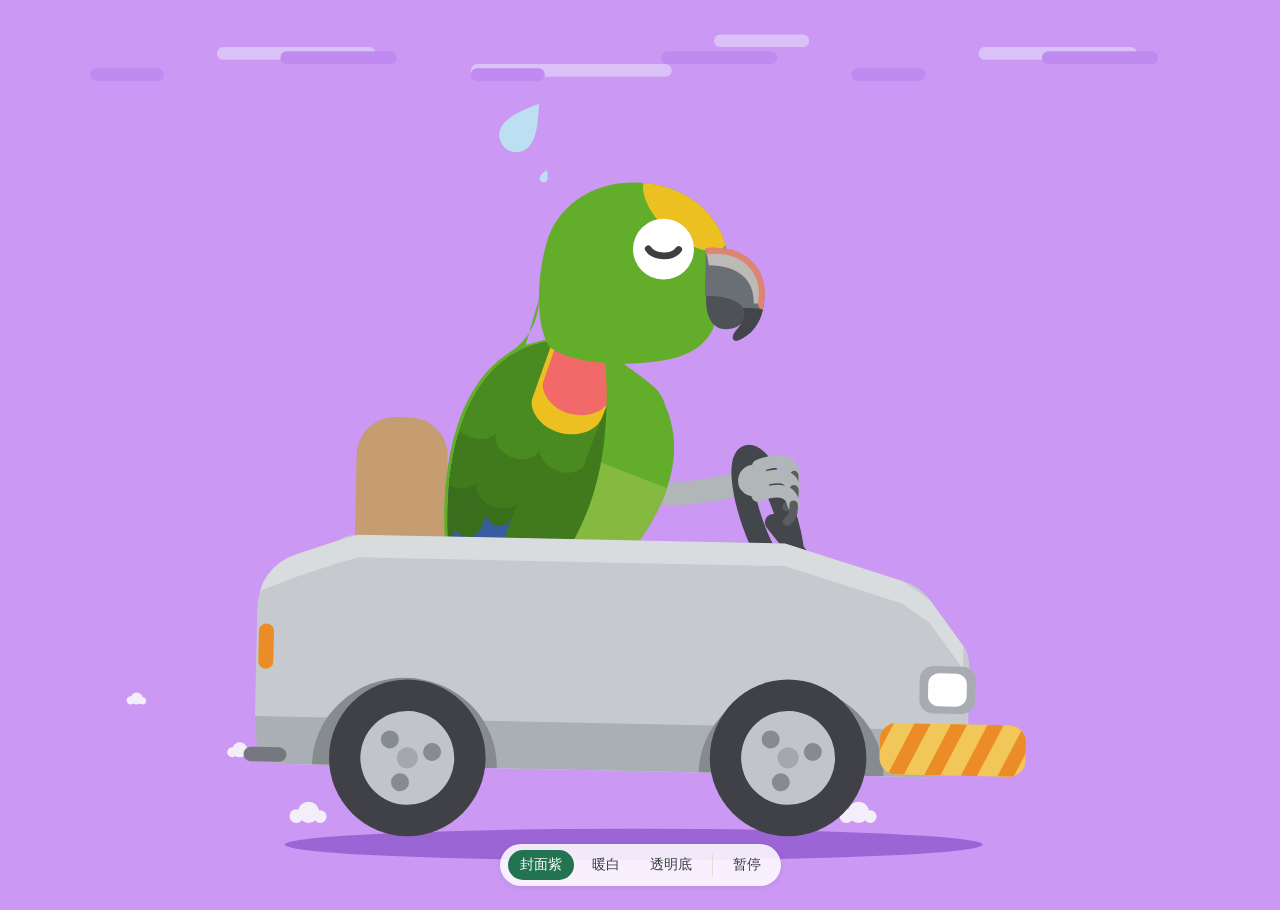
<file: brillo/car.html>
<!doctype html>
<html lang="zh"><head><meta charset="utf-8">
<meta name="viewport" content="width=device-width,initial-scale=1,viewport-fit=cover">
<title>Brillo 开小车 · 封面版</title>
<style>
  html,body{margin:0;height:100%;background:transparent}
  body{display:flex;align-items:center;justify-content:center;font-family:-apple-system,"PingFang SC",sans-serif}
  #wrap{width:min(100vw,1100px)}
  #cv{width:100%;height:auto;display:block}
  #ui{position:fixed;left:0;right:0;margin:0 auto;width:max-content;max-width:calc(100vw - 32px);bottom:14px;display:flex;gap:6px;
      background:rgba(255,255,255,.86);border-radius:999px;padding:6px 8px;box-shadow:0 1px 6px rgba(0,0,0,.08)}
  #ui button{border:0;background:transparent;border-radius:999px;padding:6px 12px;font-size:14px;color:#3A3D40;cursor:pointer;white-space:nowrap}
  #ui button.on{background:#22734F;color:#fff}
  #ui .sep{width:1px;background:#E2DED6;margin:4px 2px}
</style></head>
<body>
<div id="wrap"><svg xmlns="http://www.w3.org/2000/svg" viewBox="-130 -30 1040 870" id="cv"><g id="wind"><g id="pa" fill="#DCC0F8"><g id="pillA"><g transform="translate(-720,0)"><rect x="40" y="40" width="190" height="12" rx="6"/><rect x="520" y="24" width="150" height="12" rx="6"/><rect x="270" y="12" width="90" height="12" rx="6"/></g><g transform="translate(0,0)"><rect x="40" y="40" width="190" height="12" rx="6"/><rect x="520" y="24" width="150" height="12" rx="6"/><rect x="270" y="12" width="90" height="12" rx="6"/></g><g transform="translate(720,0)"><rect x="40" y="40" width="190" height="12" rx="6"/><rect x="520" y="24" width="150" height="12" rx="6"/><rect x="270" y="12" width="90" height="12" rx="6"/></g><g transform="translate(1440,0)"><rect x="40" y="40" width="190" height="12" rx="6"/><rect x="520" y="24" width="150" height="12" rx="6"/><rect x="270" y="12" width="90" height="12" rx="6"/></g></g></g><g id="pb" fill="#BF8BF0"><g id="pillB"><g transform="translate(-360,0)"><rect x="30" y="28" width="110" height="12" rx="6"/><rect x="210" y="44" width="70" height="12" rx="6"/></g><g transform="translate(0,0)"><rect x="30" y="28" width="110" height="12" rx="6"/><rect x="210" y="44" width="70" height="12" rx="6"/></g><g transform="translate(360,0)"><rect x="30" y="28" width="110" height="12" rx="6"/><rect x="210" y="44" width="70" height="12" rx="6"/></g><g transform="translate(720,0)"><rect x="30" y="28" width="110" height="12" rx="6"/><rect x="210" y="44" width="70" height="12" rx="6"/></g><g transform="translate(1080,0)"><rect x="30" y="28" width="110" height="12" rx="6"/><rect x="210" y="44" width="70" height="12" rx="6"/></g><g transform="translate(1440,0)"><rect x="30" y="28" width="110" height="12" rx="6"/><rect x="210" y="44" width="70" height="12" rx="6"/></g></g></g></g><ellipse id="shadow" cx="384" cy="778" rx="330" ry="15" fill="#7E44C4" opacity="0.6"/><g id="dust"><g opacity="0"><circle cx="0" cy="0" r="0"/><circle cx="0" cy="0" r="0"/><circle cx="0" cy="0" r="0"/></g><g opacity="0"><circle cx="0" cy="0" r="0"/><circle cx="0" cy="0" r="0"/><circle cx="0" cy="0" r="0"/></g><g opacity="0"><circle cx="0" cy="0" r="0"/><circle cx="0" cy="0" r="0"/><circle cx="0" cy="0" r="0"/></g><g opacity="0"><circle cx="0" cy="0" r="0"/><circle cx="0" cy="0" r="0"/><circle cx="0" cy="0" r="0"/></g></g><g id="puffs"><g opacity="0"><circle cx="0" cy="0" r="0"/><circle cx="0" cy="0" r="0"/><circle cx="0" cy="0" r="0"/></g><g opacity="0"><circle cx="0" cy="0" r="0"/><circle cx="0" cy="0" r="0"/><circle cx="0" cy="0" r="0"/></g><g opacity="0"><circle cx="0" cy="0" r="0"/><circle cx="0" cy="0" r="0"/><circle cx="0" cy="0" r="0"/></g><g opacity="0"><circle cx="0" cy="0" r="0"/><circle cx="0" cy="0" r="0"/><circle cx="0" cy="0" r="0"/></g><g opacity="0"><circle cx="0" cy="0" r="0"/><circle cx="0" cy="0" r="0"/><circle cx="0" cy="0" r="0"/></g><g opacity="0"><circle cx="0" cy="0" r="0"/><circle cx="0" cy="0" r="0"/><circle cx="0" cy="0" r="0"/></g></g><g id="car"><g id="chassis"><rect x="116" y="366" width="86" height="150" rx="36" fill="#C59D71"/><rect x="498" y="452" width="16" height="70" rx="8" fill="#43464B" transform="rotate(-40 506 452)"/><path id="leg" d="M412,426.0 Q443.0,428.0 490,420" stroke="#B1B6B9" stroke-width="22" stroke-linecap="round" fill="none"/><g id="brilG"><g id="bril"><g transform="translate(24,-44)"><g id="brilBody"><g id="body"><ellipse cx="318" cy="578" rx="34" ry="18" fill="#91BC49"/><path d="M325.5,336.7 C333.2,342.1 361.7,360.4 371.4,369.2 C381.1,377.9 380.7,383.0 383.7,389.4 C386.7,395.7 388.2,401.5 389.5,407.2 C390.8,413.0 391.3,418.4 391.6,423.7 C391.9,429.1 391.6,434.2 391.1,439.3 C390.6,444.3 389.7,449.2 388.6,454.1 C387.5,458.9 386.1,463.7 384.5,468.3 C382.9,473.0 381.0,477.6 379.0,482.1 C377.0,486.6 374.8,491.0 372.4,495.4 C370.0,499.8 367.5,504.1 364.8,508.4 C362.1,512.6 359.2,516.8 356.2,521.0 C353.3,525.1 350.1,529.3 346.9,533.3 C343.6,537.4 340.2,541.4 336.7,545.3 C333.2,549.3 329.5,553.2 325.7,557.1 C321.9,561.0 318.0,564.8 314.0,568.5 C309.9,572.3 305.7,576.0 301.3,579.7 C296.9,583.3 292.4,586.9 287.6,590.4 C282.8,593.9 277.9,597.4 272.3,600.6 C266.6,603.8 263.3,606.7 253.7,609.5 C244.1,612.4 221.8,618.4 214.7,617.8 C207.6,617.2 215.3,611.8 211.4,605.9 C207.4,600.1 195.5,589.6 191.1,582.8 C186.7,576.0 186.6,570.7 185.0,564.9 C183.4,559.0 182.3,553.4 181.2,547.8 C180.2,542.1 179.4,536.6 178.8,531.1 C178.1,525.6 177.6,520.2 177.2,514.8 C176.8,509.4 176.5,504.1 176.4,498.8 C176.3,493.5 176.2,488.3 176.3,483.0 C176.4,477.8 176.6,472.7 176.9,467.5 C177.3,462.4 177.7,457.3 178.3,452.3 C178.9,447.3 179.6,442.3 180.4,437.3 C181.3,432.4 182.2,427.5 183.4,422.7 C184.5,417.8 185.8,413.1 187.3,408.4 C188.8,403.7 190.4,399.0 192.3,394.4 C194.2,389.9 196.2,385.4 198.5,381.0 C200.9,376.6 203.4,372.3 206.3,368.1 C209.2,363.9 212.3,359.8 215.9,355.9 C219.6,351.9 223.4,348.1 228.1,344.6 C232.8,341.0 237.6,337.5 244.1,334.6 C250.6,331.8 263.4,328.5 267.2,327.3 Z" fill="#62AE2A"/><clipPath id="sbodyclip"><path d="M325.5,336.7 C333.2,342.1 361.7,360.4 371.4,369.2 C381.1,377.9 380.7,383.0 383.7,389.4 C386.7,395.7 388.2,401.5 389.5,407.2 C390.8,413.0 391.3,418.4 391.6,423.7 C391.9,429.1 391.6,434.2 391.1,439.3 C390.6,444.3 389.7,449.2 388.6,454.1 C387.5,458.9 386.1,463.7 384.5,468.3 C382.9,473.0 381.0,477.6 379.0,482.1 C377.0,486.6 374.8,491.0 372.4,495.4 C370.0,499.8 367.5,504.1 364.8,508.4 C362.1,512.6 359.2,516.8 356.2,521.0 C353.3,525.1 350.1,529.3 346.9,533.3 C343.6,537.4 340.2,541.4 336.7,545.3 C333.2,549.3 329.5,553.2 325.7,557.1 C321.9,561.0 318.0,564.8 314.0,568.5 C309.9,572.3 305.7,576.0 301.3,579.7 C296.9,583.3 292.4,586.9 287.6,590.4 C282.8,593.9 277.9,597.4 272.3,600.6 C266.6,603.8 263.3,606.7 253.7,609.5 C244.1,612.4 221.8,618.4 214.7,617.8 C207.6,617.2 215.3,611.8 211.4,605.9 C207.4,600.1 195.5,589.6 191.1,582.8 C186.7,576.0 186.6,570.7 185.0,564.9 C183.4,559.0 182.3,553.4 181.2,547.8 C180.2,542.1 179.4,536.6 178.8,531.1 C178.1,525.6 177.6,520.2 177.2,514.8 C176.8,509.4 176.5,504.1 176.4,498.8 C176.3,493.5 176.2,488.3 176.3,483.0 C176.4,477.8 176.6,472.7 176.9,467.5 C177.3,462.4 177.7,457.3 178.3,452.3 C178.9,447.3 179.6,442.3 180.4,437.3 C181.3,432.4 182.2,427.5 183.4,422.7 C184.5,417.8 185.8,413.1 187.3,408.4 C188.8,403.7 190.4,399.0 192.3,394.4 C194.2,389.9 196.2,385.4 198.5,381.0 C200.9,376.6 203.4,372.3 206.3,368.1 C209.2,363.9 212.3,359.8 215.9,355.9 C219.6,351.9 223.4,348.1 228.1,344.6 C232.8,341.0 237.6,337.5 244.1,334.6 C250.6,331.8 263.4,328.5 267.2,327.3 Z"/></clipPath><g clip-path="url(#sbodyclip)"><path d="M385.8,464.3 C384.9,466.6 382.6,473.7 380.7,478.2 C378.8,482.8 376.6,487.3 374.4,491.7 C372.1,496.1 369.6,500.5 367.0,504.8 C364.4,509.1 361.6,513.4 358.7,517.6 C355.8,521.8 352.7,525.9 349.5,530.0 C346.3,534.1 343.0,538.1 339.5,542.1 C336.0,546.1 332.4,550.1 328.7,554.0 C325.0,557.9 321.2,561.7 317.2,565.6 C313.1,569.4 309.0,573.1 304.7,576.8 C300.4,580.5 296.0,584.1 291.3,587.7 C286.5,591.2 281.8,594.7 276.4,598.0 C271.0,601.3 267.4,605.3 258.9,607.5 C250.5,609.6 233.1,609.1 225.6,611.1 C218.2,613.2 215.1,620.1 214.0,619.7 C212.9,619.3 216.8,612.7 219.0,608.7 C221.3,604.8 225.0,600.4 227.5,596.0 C230.0,591.7 231.9,587.1 234.0,582.6 C236.2,578.1 238.2,573.6 240.3,569.1 C242.3,564.6 244.4,560.1 246.4,555.6 C248.4,551.0 250.4,546.5 252.3,542.0 C254.3,537.4 256.2,532.9 258.2,528.3 C260.1,523.8 262.0,519.2 263.9,514.6 C265.8,510.1 267.7,505.5 269.6,500.9 C271.5,496.3 273.3,491.8 275.2,487.2 C277.0,482.6 278.8,478.0 280.6,473.4 C282.4,468.8 284.2,464.2 286.0,459.5 C287.7,454.9 289.5,450.3 291.2,445.7 C292.9,441.0 295.4,434.1 296.3,431.7 Z" fill="#86B93F"/></g></g></g><path id="nape" d="" fill="#62AE2A"/><g id="wingSide"><g id="wingL"><clipPath id="swc"><path d="M325.1,345.9 C325.2,347.2 325.6,351.0 325.8,353.5 C326.0,356.0 326.2,358.5 326.3,361.0 C326.5,363.5 326.6,366.0 326.7,368.5 C326.8,371.0 326.9,373.4 327.0,375.9 C327.0,378.4 327.1,380.8 327.1,383.3 C327.1,385.7 327.1,388.2 327.1,390.6 C327.1,393.1 327.1,395.5 327.0,397.9 C326.9,400.3 326.9,402.7 326.7,405.1 C326.6,407.6 326.5,409.9 326.3,412.3 C326.2,414.7 326.0,417.1 325.8,419.5 C325.6,421.8 325.4,424.2 325.1,426.5 C324.8,428.9 324.6,431.2 324.2,433.6 C323.9,435.9 323.6,438.2 323.2,440.5 C322.8,442.8 322.5,445.1 322.0,447.4 C321.6,449.7 321.1,452.0 320.7,454.2 C320.2,456.5 319.7,458.8 319.1,461.0 C318.6,463.3 318.0,465.5 317.4,467.7 C316.8,469.9 316.1,472.1 315.5,474.3 C314.8,476.6 314.1,478.7 313.4,480.9 C312.7,483.1 311.9,485.3 311.1,487.4 C310.3,489.6 309.5,491.7 308.6,493.9 C307.8,496.0 306.9,498.1 306.0,500.2 C305.1,502.3 304.1,504.4 303.2,506.5 C302.2,508.6 301.2,510.7 300.2,512.8 C299.1,514.8 298.1,516.9 297.0,518.9 C295.9,521.0 294.7,523.0 293.6,525.0 C292.4,527.0 291.3,529.1 290.0,531.1 C288.8,533.1 287.6,535.1 286.3,537.0 C285.1,539.0 283.8,541.0 282.5,543.0 C281.1,544.9 279.8,546.9 278.4,548.8 C277.0,550.8 275.7,552.7 274.2,554.6 C272.8,556.6 271.4,558.5 269.9,560.4 C268.4,562.3 266.9,564.2 265.4,566.1 C263.9,568.0 262.4,569.9 260.8,571.7 C259.3,573.6 257.7,575.5 256.1,577.3 C254.5,579.2 252.8,581.1 251.2,582.9 C249.6,584.7 247.9,586.6 246.2,588.4 C244.5,590.2 242.8,592.1 241.1,593.9 C239.4,595.7 239.4,597.6 235.8,599.3 C232.3,601.0 226.6,606.8 219.6,604.3 C212.7,601.7 198.8,588.9 194.0,584.1 C189.2,579.3 191.7,578.3 190.7,575.5 C189.7,572.7 188.9,570.0 188.2,567.3 C187.4,564.6 186.8,561.9 186.2,559.2 C185.6,556.6 185.0,553.9 184.5,551.3 C184.0,548.7 183.6,546.1 183.2,543.5 C182.7,540.9 182.4,538.3 182.0,535.7 C181.7,533.2 181.4,530.6 181.1,528.1 C180.8,525.5 180.6,523.0 180.4,520.5 C180.2,517.9 180.0,515.4 179.8,512.9 C179.7,510.4 179.5,507.9 179.4,505.5 C179.3,503.0 179.2,500.5 179.2,498.0 C179.1,495.6 179.1,493.1 179.1,490.7 C179.1,488.2 179.1,485.8 179.2,483.4 C179.2,480.9 179.3,478.5 179.4,476.1 C179.5,473.7 179.6,471.3 179.7,468.9 C179.9,466.5 180.1,464.2 180.3,461.8 C180.5,459.4 180.7,457.1 181.0,454.7 C181.2,452.4 181.5,450.0 181.8,447.7 C182.1,445.4 182.5,443.0 182.8,440.7 C183.2,438.4 183.6,436.1 184.1,433.8 C184.5,431.6 184.9,429.3 185.4,427.0 C185.9,424.8 186.5,422.5 187.0,420.3 C187.6,418.0 188.2,415.8 188.9,413.6 C189.5,411.4 190.2,409.2 190.9,407.0 C191.6,404.8 192.3,402.7 193.1,400.5 C193.9,398.4 194.8,396.2 195.7,394.1 C196.6,392.0 197.5,389.9 198.5,387.8 C199.5,385.7 200.5,383.6 201.6,381.6 C202.7,379.5 203.8,377.5 205.0,375.5 C206.2,373.5 207.5,371.5 208.8,369.6 C210.1,367.6 211.5,365.7 213.0,363.7 C214.5,361.8 216.0,360.0 217.7,358.1 C219.3,356.3 221.0,354.4 222.8,352.7 C224.7,350.9 226.6,349.1 228.6,347.4 C230.7,345.8 232.8,344.1 235.2,342.5 C237.5,340.9 239.9,339.3 242.6,337.9 C245.3,336.4 248.1,335.0 251.3,333.7 C254.5,332.4 257.7,331.2 261.7,330.2 C265.6,329.2 272.8,328.1 275.0,327.7 Z"/></clipPath><path d="M325.1,345.9 C325.2,347.2 325.6,351.0 325.8,353.5 C326.0,356.0 326.2,358.5 326.3,361.0 C326.5,363.5 326.6,366.0 326.7,368.5 C326.8,371.0 326.9,373.4 327.0,375.9 C327.0,378.4 327.1,380.8 327.1,383.3 C327.1,385.7 327.1,388.2 327.1,390.6 C327.1,393.1 327.1,395.5 327.0,397.9 C326.9,400.3 326.9,402.7 326.7,405.1 C326.6,407.6 326.5,409.9 326.3,412.3 C326.2,414.7 326.0,417.1 325.8,419.5 C325.6,421.8 325.4,424.2 325.1,426.5 C324.8,428.9 324.6,431.2 324.2,433.6 C323.9,435.9 323.6,438.2 323.2,440.5 C322.8,442.8 322.5,445.1 322.0,447.4 C321.6,449.7 321.1,452.0 320.7,454.2 C320.2,456.5 319.7,458.8 319.1,461.0 C318.6,463.3 318.0,465.5 317.4,467.7 C316.8,469.9 316.1,472.1 315.5,474.3 C314.8,476.6 314.1,478.7 313.4,480.9 C312.7,483.1 311.9,485.3 311.1,487.4 C310.3,489.6 309.5,491.7 308.6,493.9 C307.8,496.0 306.9,498.1 306.0,500.2 C305.1,502.3 304.1,504.4 303.2,506.5 C302.2,508.6 301.2,510.7 300.2,512.8 C299.1,514.8 298.1,516.9 297.0,518.9 C295.9,521.0 294.7,523.0 293.6,525.0 C292.4,527.0 291.3,529.1 290.0,531.1 C288.8,533.1 287.6,535.1 286.3,537.0 C285.1,539.0 283.8,541.0 282.5,543.0 C281.1,544.9 279.8,546.9 278.4,548.8 C277.0,550.8 275.7,552.7 274.2,554.6 C272.8,556.6 271.4,558.5 269.9,560.4 C268.4,562.3 266.9,564.2 265.4,566.1 C263.9,568.0 262.4,569.9 260.8,571.7 C259.3,573.6 257.7,575.5 256.1,577.3 C254.5,579.2 252.8,581.1 251.2,582.9 C249.6,584.7 247.9,586.6 246.2,588.4 C244.5,590.2 242.8,592.1 241.1,593.9 C239.4,595.7 239.4,597.6 235.8,599.3 C232.3,601.0 226.6,606.8 219.6,604.3 C212.7,601.7 198.8,588.9 194.0,584.1 C189.2,579.3 191.7,578.3 190.7,575.5 C189.7,572.7 188.9,570.0 188.2,567.3 C187.4,564.6 186.8,561.9 186.2,559.2 C185.6,556.6 185.0,553.9 184.5,551.3 C184.0,548.7 183.6,546.1 183.2,543.5 C182.7,540.9 182.4,538.3 182.0,535.7 C181.7,533.2 181.4,530.6 181.1,528.1 C180.8,525.5 180.6,523.0 180.4,520.5 C180.2,517.9 180.0,515.4 179.8,512.9 C179.7,510.4 179.5,507.9 179.4,505.5 C179.3,503.0 179.2,500.5 179.2,498.0 C179.1,495.6 179.1,493.1 179.1,490.7 C179.1,488.2 179.1,485.8 179.2,483.4 C179.2,480.9 179.3,478.5 179.4,476.1 C179.5,473.7 179.6,471.3 179.7,468.9 C179.9,466.5 180.1,464.2 180.3,461.8 C180.5,459.4 180.7,457.1 181.0,454.7 C181.2,452.4 181.5,450.0 181.8,447.7 C182.1,445.4 182.5,443.0 182.8,440.7 C183.2,438.4 183.6,436.1 184.1,433.8 C184.5,431.6 184.9,429.3 185.4,427.0 C185.9,424.8 186.5,422.5 187.0,420.3 C187.6,418.0 188.2,415.8 188.9,413.6 C189.5,411.4 190.2,409.2 190.9,407.0 C191.6,404.8 192.3,402.7 193.1,400.5 C193.9,398.4 194.8,396.2 195.7,394.1 C196.6,392.0 197.5,389.9 198.5,387.8 C199.5,385.7 200.5,383.6 201.6,381.6 C202.7,379.5 203.8,377.5 205.0,375.5 C206.2,373.5 207.5,371.5 208.8,369.6 C210.1,367.6 211.5,365.7 213.0,363.7 C214.5,361.8 216.0,360.0 217.7,358.1 C219.3,356.3 221.0,354.4 222.8,352.7 C224.7,350.9 226.6,349.1 228.6,347.4 C230.7,345.8 232.8,344.1 235.2,342.5 C237.5,340.9 239.9,339.3 242.6,337.9 C245.3,336.4 248.1,335.0 251.3,333.7 C254.5,332.4 257.7,331.2 261.7,330.2 C265.6,329.2 272.8,328.1 275.0,327.7 Z" fill="#417A1D"/><g clip-path="url(#swc)"><g transform="rotate(20 313 348)"><rect x="269" y="440" width="26" height="118" rx="13" fill="#375CA0"/><rect x="269" y="440" width="26" height="84" rx="13" fill="#396F1A"/><rect x="245" y="450" width="26" height="128" rx="13" fill="#375CA0"/><rect x="245" y="450" width="26" height="94" rx="13" fill="#396F1A"/><rect x="223" y="456" width="26" height="134" rx="13" fill="#375CA0"/><rect x="223" y="456" width="26" height="100" rx="13" fill="#396F1A"/><rect x="201" y="456" width="26" height="130" rx="13" fill="#375CA0"/><rect x="201" y="456" width="26" height="96" rx="13" fill="#396F1A"/><path d="M160,320 H340 V484 A22,16 0 0 1 296,492 A22,16 0 0 1 252,492 A22,16 0 0 1 208,484 L160,476 Z" fill="#417A1D"/><path d="M160,320 H340 V434 A22,16 0 0 1 296,442 A22,16 0 0 1 252,442 A22,16 0 0 1 208,434 L160,426 Z" fill="#4A8B21"/><path d="M262,330 H340 V392 C340,406 326,418 308,420 C290,422 274,412 272,400 L270,330 Z" fill="#ECC020"/><path d="M262,330 H340 V374 C340,388 326,398 310,400 C294,402 278,392 276,382 L274,330 Z" fill="#F26969"/></g></g></g></g><g id="bHead"><g transform="translate(38,-16)"><g transform="translate(300,360) scale(0.8) translate(-300,-360)"><path d="M214,340 C202,316 200,268 212,222 C224,180 262,152 310,150 C356,148 396,168 416,204 C424,220 426,232 426,242 C426,266 420,294 410,322 C400,342 384,352 360,358 C316,368 260,366 232,354 C222,350 216,346 214,340 Z" fill="#62AE2A"/><clipPath id="headclip_s"><path d="M214,340 C202,316 200,268 212,222 C224,180 262,152 310,150 C356,148 396,168 416,204 C424,220 426,232 426,242 C426,266 420,294 410,322 C400,342 384,352 360,358 C316,368 260,366 232,354 C222,350 216,346 214,340 Z"/></clipPath><g clip-path="url(#headclip_s)"><g fill="#ECC020"><ellipse cx="376" cy="182" rx="62" ry="32" transform="rotate(40 376 182)"/></g></g><g id="eyeO"><g id="eyeR"><circle cx="350" cy="228" r="36" fill="#FFFFFF"/><g id="lookR" transform="translate(0.00,0.00)"><circle cx="357" cy="230" r="20.9" fill="#DA9A37"/><g id="pupilR" transform="translate(357,230) scale(1.000) translate(-357,-230)"><circle cx="357" cy="230" r="13.7" fill="#3F3F3F"/></g><circle cx="350.5" cy="222.2" r="5.2" fill="#FFFFFF"/></g></g></g><g id="eyeC" opacity="0"><g id="eyeC"><circle cx="350" cy="228" r="36" fill="#FFFFFF"/><path d="M332.0,228 A20.0,14.0 0 0 0 368.0,228" fill="none" stroke="#3F3F3F" stroke-width="8.0" stroke-linecap="round"/></g></g><g id="mouthIn" opacity="0"><path d="M402,276 C420,274 444,280 450,292 C455,303 452,318 441,327 C427,320 411,306 402,292 Z" fill="#C1596A"/><ellipse cx="416" cy="299" rx="12" ry="7" fill="#F9B5BE" transform="rotate(26 416 299)"/></g><g id="bkLow"><path d="M402,278 C424,276 446,284 452,300 C448,316 434,324 418,320 C406,316 400,300 402,278 Z" fill="#4E5256"/></g><g id="bkUp"><clipPath id="sbk"><path d="M400,226 C446,220 476,248 470,290 C468,312 456,328 440,334 C433,336 432,329 438,322 C447,312 449,300 443,292 C433,284 420,282 400,282 Z"/></clipPath><path d="M400,226 C446,220 476,248 470,290 C468,312 456,328 440,334 C433,336 432,329 438,322 C447,312 449,300 443,292 C433,284 420,282 400,282 Z" fill="#6A6E75"/><g clip-path="url(#sbk)"><path d="M420,300 C440,292 470,296 480,300 L480,340 L420,340 Z" fill="#42454A"/><path d="M400,226 C446,220 476,248 470,290 L458,290 C458,262 440,246 404,246 Z" fill="#BBBAB7"/><path d="M400,226 C446,220 476,248 470,290" fill="none" stroke="#E08373" stroke-width="14" stroke-linecap="round"/></g></g></g><g id="sweat"><g class="drop" opacity="0"><path d="M0,-17 C8,-5 12,3 12,10 A12,12 0 1 1 -12,10 C-12,3 -8,-5 0,-17 Z" fill="#BDDFF2"/></g><g class="drop" opacity="0"><path d="M0,-17 C8,-5 12,3 12,10 A12,12 0 1 1 -12,10 C-12,3 -8,-5 0,-17 Z" fill="#BDDFF2"/></g></g></g></g></g></g></g><g id="ringG"><ellipse cx="506" cy="452" rx="16" ry="60" fill="none" stroke="#43464B" stroke-width="20" transform="rotate(-20 506 452)"/></g><g id="toes"><circle cx="492" cy="419" r="15" fill="#B1B6B9"/><path d="M496,405 Q526,393 530,413" stroke="#B1B6B9" stroke-width="12" stroke-linecap="round" fill="none"/><path d="M530,413 Q531,425 524,429" stroke="#5A5D60" stroke-width="8" stroke-linecap="round" fill="none"/><path d="M496,419 Q526,407 530,427" stroke="#B1B6B9" stroke-width="13" stroke-linecap="round" fill="none"/><path d="M530,427 Q531,439 524,443" stroke="#5A5D60" stroke-width="9" stroke-linecap="round" fill="none"/><path d="M496,433 Q526,421 530,441" stroke="#B1B6B9" stroke-width="12" stroke-linecap="round" fill="none"/><path d="M530,441 Q531,453 524,457" stroke="#5A5D60" stroke-width="8" stroke-linecap="round" fill="none"/></g><g id="shell"><clipPath id="carclip"><path d="M60,696 Q30,696 30,660 L30,548 Q30,506 66,492 L104,478 Q112,472 124,472 L520,472 L630,506 Q646,510 656,524 L688,568 Q694,576 694,590 L694,650 Q694,696 656,696 Z"/></clipPath><path d="M60,696 Q30,696 30,660 L30,548 Q30,506 66,492 L104,478 Q112,472 124,472 L520,472 L630,506 Q646,510 656,524 L688,568 Q694,576 694,590 L694,650 Q694,696 656,696 Z" fill="#C6CACF"/><g clip-path="url(#carclip)"><polygon points="0,520 66,492 104,478 124,472 520,472 630,506 656,524 688,568 688,590 656,546 630,528 520,494 124,494 104,500 66,514 0,542" fill="#D9DCDF"/><rect x="0" y="650" width="800" height="60" fill="#AAAFB6"/><circle cx="170" cy="696" r="86" fill="#868B90"/><circle cx="530" cy="696" r="86" fill="#868B90"/></g><rect x="32" y="560" width="14" height="44" rx="7" fill="#EC8C26"/><rect x="648" y="588" width="52" height="46" rx="13" fill="#A8ABB1"/><rect x="656" y="595" width="36" height="32" rx="10" fill="#FEFEFE"/><rect x="20" y="680" width="40" height="14" rx="7" fill="#75797F"/><clipPath id="bumpclip"><rect x="612" y="644" width="136" height="50" rx="16"/></clipPath><rect x="612" y="644" width="136" height="50" rx="16" fill="#F0C758"/><g clip-path="url(#bumpclip)"><polygon points="586,694 601,694 625,644 610,644" fill="#EC8C26"/><polygon points="620,694 635,694 659,644 644,644" fill="#EC8C26"/><polygon points="654,694 669,694 693,644 678,644" fill="#EC8C26"/><polygon points="688,694 703,694 727,644 712,644" fill="#EC8C26"/><polygon points="722,694 737,694 761,644 746,644" fill="#EC8C26"/><polygon points="756,694 771,694 795,644 780,644" fill="#EC8C26"/></g></g></g><circle cx="170" cy="696" r="74" fill="#404146"/><g id="rim0"><circle cx="170" cy="696" r="44.4" fill="#C1C5C9"/><circle cx="170.0" cy="672.0" r="8.5" fill="#868B90"/><circle cx="190.8" cy="708.0" r="8.5" fill="#868B90"/><circle cx="149.2" cy="708.0" r="8.5" fill="#868B90"/><circle cx="170" cy="696" r="10" fill="#A4A8AE"/></g><circle cx="530" cy="696" r="74" fill="#404146"/><g id="rim1"><circle cx="530" cy="696" r="44.4" fill="#C1C5C9"/><circle cx="530.0" cy="672.0" r="8.5" fill="#868B90"/><circle cx="550.8" cy="708.0" r="8.5" fill="#868B90"/><circle cx="509.2" cy="708.0" r="8.5" fill="#868B90"/><circle cx="530" cy="696" r="10" fill="#A4A8AE"/></g></g></svg></div>
<div id="ui">
  <button data-bg="purple" class="on">封面紫</button><button data-bg="warm">暖白</button><button data-bg="none">透明底</button><span class="sep"></span><button id="pp">暂停</button>
</div>
<script>
(() => {
const T = 4.8, WHEELS = [170, 530], WY = 696, R = 74, PC = [350, 696], PIPE = [22, 687], GROUND = 770;
const HPIV = [300, 360], LEG = [[412, 426], [494, 418]], HINGE = [404, 286], EYE = [350, 228], NP = {"h": [[261.9, 299.4], [261.5, 294.7], [261.3, 289.9], [261.2, 284.9], [261.2, 279.8], [261.4, 274.6], [261.7, 269.3]], "b": [[180.0, 439.9], [180.5, 436.9], [181.1, 433.6], [181.7, 430.3], [182.4, 427.0], [183.1, 423.8], [183.9, 420.5], [184.7, 417.3], [185.6, 414.1], [186.5, 410.9], [187.5, 407.7], [188.6, 404.5], [189.7, 401.4], [190.8, 398.2], [192.0, 395.1], [193.3, 392.0], [194.6, 389.0], [196.0, 386.0], [197.5, 383.0], [199.0, 380.0], [200.5, 377.4], [202.0, 374.8], [203.6, 372.2], [205.2, 369.7], [207.0, 367.2], [208.7, 364.7], [210.6, 362.2], [212.5, 359.8], [214.6, 357.4], [216.7, 355.0], [219.0, 352.6], [221.3, 350.3], [223.8, 348.1], [226.4, 345.9], [228.8, 344.1], [231.3, 342.2], [233.9, 340.4], [236.6, 338.6], [239.5, 336.9], [242.2, 335.5]], "R": 60, "c0": [170, 340]}, TM = {"jumps": [{"launch": 0.5, "air": 0.7, "hop": 90, "pitch": 12, "dip": 12, "pre": 14, "pitchLand": 1.2, "shout": 1.0}, {"launch": 2.9, "air": 0.56, "hop": 52, "pitch": 7, "dip": 8, "pre": 9, "pitchLand": 0.8, "shout": 0.35}], "blinks": [1.26, 1.46, 2.35, 3.62, 4.35], "blinkD": 0.08, "puffs": [0.32, 0.52, 1.22, 2.72, 2.92, 3.42], "puffR": [18, 26, 26, 12, 18, 18], "puffLife": 0.85, "dust": [1.2, 3.46], "dustR": [22, 15], "dustLife": 0.7, "drops": 1.2, "still": 0.85}, BGS = {"purple": {"bg": "#CB98F4", "pa": "#DCC0F8", "pb": "#BF8BF0", "shadow": "#7E44C4", "so": 0.6, "puff": "#F4EEFA", "dust": "#F4EEFA"}, "warm": {"bg": "#F3F0EA", "pa": "#EAE5DB", "pb": "#E1DBCF", "shadow": "#000000", "so": 0.1, "puff": "#C9CFD3", "dust": "#C9C2B4"}, "none": {"bg": null, "pa": null, "pb": null, "shadow": "#000000", "so": 0.1, "puff": "#C9CFD3", "dust": "#C9CFD3"}};
const $ = id => document.getElementById(id);
const E = {car: $('car'), chassis: $('chassis'), shell: $('shell'), bril: $('brilG'), brilBody: $('brilBody'), nape: $('nape'), head: $('bHead'), leg: $('leg'),
  eyeO: $('eyeO'), eyeC: $('eyeC'), pupil: $('pupilR'), look: $('lookR'), low: $('bkLow'), up: $('bkUp'), mouth: $('mouthIn'),
  rim: [$('rim0'), $('rim1')], pillA: $('pillA'), pillB: $('pillB'), wind: $('wind'), shadow: $('shadow'),
  drops: [...document.querySelectorAll('.drop')], puffs: [...$('puffs').children], dust: [...$('dust').children], cv: $('cv')};
const clamp = (x, a, b) => Math.max(a, Math.min(b, x));
const mod = (x, m) => { const r = x % m; return r < 0 ? r + m : r; };
const ss = (a, b, x) => { const u = clamp((x - a) / (b - a), 0, 1); return u * u * (3 - 2 * u); };
const pulse = (t, t0, up, hold, down) => ss(t0, t0 + up, t) * (1 - ss(t0 + up + hold, t0 + up + hold + down, t));
const bell = v => (v <= 0 || v >= 1) ? 0 : Math.pow(Math.sin(Math.PI * v), 1.3);
const RAD = Math.PI / 180, AXLE = PC[0] - WHEELS[0];
// 落地弹簧：先往下压、再弹回、再小小地回弹，然后停住（阻尼振荡，峰值归一到 ±1；阻尼比 0.42，回弹两下就停）
const WL = 2 * Math.PI * 2.6, ZL = .42, WD = WL * Math.sqrt(1 - ZL * ZL);
const rawL = tau => Math.exp(-ZL * WL * tau) * Math.sin(WD * tau);
let LM = 0; for (let i = 0; i < 600; i++) LM = Math.max(LM, Math.abs(rawL(i / 1000)));
const landS = tau => rawL(tau) / LM;

// 车的状态：整车高度 z（向上为正）、车头翘起的角度 p（度，正 = 车头往上）、车身相对轮子下沉 d、落地车头压下去 pl（只给车壳，轮子不动）、整体高度 zc
function carState(t) {
  t = mod(t, T);
  let z = 0, p = 0, d = 0, pl = 0, stretch = 0, quiet = 0, shout = 0, clench = 0, land = 0;
  for (const J of TM.jumps) {
    const TLj = J.launch, TLd = TLj + J.air, u = (t - TLj) / J.air, tau = mod(t - TLd, T);
    if (u >= 0 && u < 1) { z += J.hop * 4 * u * (1 - u); p += J.pitch * ss(0, .16, t - TLj) * (1 - Math.pow(u, 2.4)); }   // 起跳后 0.16 秒内车头翘起来，落地前慢慢放平
    const down = ss(TLj - .28, TLj - .10, t), up = Math.pow(clamp((t - (TLj - .06)) / .06, 0, 1), 2);
    d += -J.dip * landS(tau) - J.pre * down * (1 - up) + J.pre * .29 * bell((t - (TLj - .05)) / .2);   // 慢慢蹲下、停一下、很快加速放开、再多伸一点；落地压下去
    pl += -J.pitchLand * landS(tau);                                                                 // 落地时车头先“啪”地压下去一点
    stretch += .03 * (J.hop / 90) * bell((t - (TLj - .05)) / .2);                                    // 起跳那一下车身微微拉长
    quiet += ss(TLj - .05, TLj, t) - ss(TLd + .45, TLd + .8, t);                                     // 起跳前到落地后 0.45–0.8 秒不抖
    shout += J.shout * pulse(t, TLj - .04, .08, J.air - .08, .10);
    clench += J.shout * pulse(t, TLd - .02, .03, .10, .10);
    land += pulse(t, TLd, .03, .05, .2);
  }
  const lift = AXLE * Math.sin(Math.abs(p) * RAD);                            // 空中翘头时 z 一直比它大；这里只是保险
  z = Math.max(z, lift);
  const calm = clamp(1 - quiet, 0, 1);
  d += .8 * Math.sin(2 * Math.PI * 48 * t / T) * calm;                        // 平路上发动机轻轻抖（10 赫兹）
  return {z, p, d, pl, zc: z + d, calm, stretch, shout: clamp(shout, 0, 1), clench: clamp(clench, 0, 1), land: clamp(land, 0, 1)};
}
// Brillo 在座位上比车晚一点被颠起（弹簧跟随），头再晚一点点头
const NS = Math.round(T * 240), SB = new Float32Array(NS), SHD = new Float32Array(NS);
(function simulate() {
  const dt = 1 / 2400, steps = Math.round(T / dt), w = f => 2 * Math.PI * f;
  const kB = w(2.1) ** 2, cB = 2 * .6 * w(2.1), kH = w(2.2) ** 2, cH = 2 * .55 * w(2.2);   // Brillo 比车的落地弹簧（2.6 赫兹）慢一点，才是“晚一点跟着”
  let y = carState(0).zc, yv = 0, h = y, hv = 0, zp = y;
  for (let loop = 0; loop < 4; loop++) for (let s = 0; s < steps; s++) {
    const t = s * dt, zc = carState(t).zc, zv = (zc - zp) / dt; zp = zc;
    const ya = -kB * (y - zc) - cB * (yv - zv); yv += ya * dt; y += yv * dt;
    const ha = -kH * (h - y) - cH * (hv - yv); hv += ha * dt; h += hv * dt;
    if (loop === 3 && s % 10 === 0) { const k = s / 10; if (k < NS) { SB[k] = y - zc; SHD[k] = y - h; } }
  }
})();
const sim = (a, t) => { const x = mod(t, T) / T * NS, i = Math.floor(x), f = x - i; return a[i % NS] * (1 - f) + a[(i + 1) % NS] * f; };
function carPt(t, x, y) {   // 车身坐标里的一点，在第 t 秒的实际位置（排气管跟着车身跳）
  const S = carState(t), a = -S.p * RAD, dx = x - PC[0], dy = y - PC[1];
  return [PC[0] + dx * Math.cos(a) - dy * Math.sin(a), PC[1] + dx * Math.sin(a) + dy * Math.cos(a) - S.z - S.d];
}
// 后脖子圆角（和 ../car 一样：头转、身体呼吸时圆角每帧重算）
function nearSeg(P, cx, cy) { let bd = 1e9, bx = 0, by = 0;
  for (let i = 0; i < P.length - 1; i++) { const ax = P[i][0], ay = P[i][1], ex = P[i + 1][0] - ax, ey = P[i + 1][1] - ay;
    const u = clamp(((cx - ax) * ex + (cy - ay) * ey) / (ex * ex + ey * ey), 0, 1), qx = ax + ex * u, qy = ay + ey * u, d = Math.hypot(cx - qx, cy - qy);
    if (d < bd) { bd = d; bx = qx; by = qy; } }
  return [bd, bx, by]; }
function napePath(hr, sx, sy) {
  const a = hr * RAD, co = Math.cos(a), si = Math.sin(a), Rr = NP.R;
  const rot = (x, y) => [300 + (x - 300) * co - (y - 360) * si, 360 + (x - 300) * si + (y - 360) * co];
  const hp = NP.h.map(([x, y]) => rot(x, y)), bp = NP.b.map(([x, y]) => [300 + (x - 300) * sx, 470 + (y - 470) * sy]);
  let cx = NP.c0[0], cy = NP.c0[1];
  for (let k = 0; k < 30; k++) { const [dh, hx, hy] = nearSeg(hp, cx, cy), [db, bx, by] = nearSeg(bp, cx, cy);
    cx += .6 * ((Rr - dh) * (cx - hx) / dh + (Rr - db) * (cx - bx) / db); cy += .6 * ((Rr - dh) * (cy - hy) / dh + (Rr - db) * (cy - by) / db); }
  const [, hx, hy] = nearSeg(hp, cx, cy), [, bx, by] = nearSeg(bp, cx, cy), [ix, iy] = rot(250, 330);
  return `M${hx.toFixed(2)},${hy.toFixed(2)} A${Rr},${Rr} 0 0 1 ${bx.toFixed(2)},${by.toFixed(2)} L250,430 L${ix.toFixed(2)},${iy.toFixed(2)} Z`;
}

const PUFF = [[0, 0, 1], [-1, 0.32, 0.68], [0.95, 0.4, 0.6]], DUST = [[0, 0, 1], [-1.15, 0.35, 0.65], [1.1, 0.4, 0.6]];
let bg = BGS.purple, bgName = 'purple';
const ROT_LOOP = 1200;   // 轮子 3 个孔（120° 对称）：一个循环转 1200°，头尾接得上
function cloud(g, cx, cy, Rm, SHP) { [...g.children].forEach((c, j) => { const [dx, dy, rr] = SHP[j];
  c.setAttribute('cx', (cx + dx * Rm).toFixed(1)); c.setAttribute('cy', (cy + dy * Rm).toFixed(1)); c.setAttribute('r', (Rm * rr).toFixed(1)); }); }
function at(t) {
  t = mod(t, T);
  const S = carState(t), b = sim(SB, t), hn = sim(SHD, t), breathe = Math.sin(2 * Math.PI * 4 * t / T);
  // 背景：小药丸往后飘（两层速度不同）；影子随高度变小变淡
  E.pillA.setAttribute('transform', `translate(${(-mod(300 * t, 720) - 150).toFixed(1)},0)`);
  E.pillB.setAttribute('transform', `translate(${(-mod(150 * t, 360) - 150).toFixed(1)},0)`);
  const hf = clamp(S.z / TM.jumps[0].hop, 0, 1.3);
  E.shadow.setAttribute('rx', (330 * (1 - .12 * hf)).toFixed(1)); E.shadow.setAttribute('opacity', (bg.so * (1 - .12 * hf)).toFixed(3)); E.shadow.setAttribute('cy', (GROUND + 8 + 28 * hf).toFixed(1));   // 落地时贴着轮底，越高离得越远（封面：车在空中，影子在很下面）
  // 车：整体跳 + 车头翘起（绕两轴中间转）；车身压扁 / 拉长只给车壳，Brillo 不变形
  E.car.setAttribute('transform', `translate(0,${(-S.z).toFixed(2)}) rotate(${(-S.p).toFixed(3)} ${PC[0]} ${PC[1]})`);
  E.chassis.setAttribute('transform', `translate(0,${(-S.d).toFixed(2)}) rotate(${(-S.pl).toFixed(3)} ${PC[0]} ${PC[1]})`);
  const sy = 1 + S.d * .0022 + S.stretch, sx = 1 - (sy - 1) * .6;
  E.shell.setAttribute('transform', `translate(${PC[0]},${WY}) scale(${sx.toFixed(4)},${sy.toFixed(4)}) translate(${-PC[0]},${-WY})`);
  const rot = ROT_LOOP * t / T;
  E.rim.forEach((r, i) => r.setAttribute('transform', `rotate(${rot.toFixed(2)} ${WHEELS[i]} ${WY})`));
  // Brillo：晚一点被颠起；翅尖一直搭在方向盘上
  E.bril.setAttribute('transform', `translate(0,${(-b).toFixed(2)})`);
  E.brilBody.setAttribute('transform', `translate(300,470) scale(${(1 + .008 * breathe).toFixed(4)},${(1 + .016 * breathe).toFixed(4)}) translate(-300,-470)`);
  // 一只脚抓着方向盘：脚掌不动，腿根跟着 Brillo 上下，腿一直连着脚
  { const [bs, fp] = LEG, bx = bs[0], by = bs[1] - b, mx = (bx + fp[0]) / 2 - 10, my = (by + fp[1]) / 2 + 6;
    E.leg.setAttribute('d', `M${bx},${by.toFixed(1)} Q${mx.toFixed(1)},${my.toFixed(1)} ${fp[0] - 4},${fp[1] + 2}`); }
  // 表情：起跳到落地喊出声（喙张大、头往后仰一点）；平时喙微张；落地时咬紧；瞳孔一直缩得小小的、微微抖；落地连眨两下
  const shout = S.shout, clench = S.clench;
  const bk = clamp(.16 + .62 * shout - .16 * clench, 0, 1);
  const hr = clamp(.24 * hn, -8, 8) + .8 * S.p - 4 * shout;
  E.head.setAttribute('transform', `rotate(${hr.toFixed(2)} ${HPIV[0]} ${HPIV[1]})`);
  if (NP) E.nape.setAttribute('d', napePath(+hr.toFixed(2), +(1 + .008 * breathe).toFixed(4), +(1 + .016 * breathe).toFixed(4)));
  E.low.setAttribute('transform', `rotate(${(24 * bk).toFixed(2)} ${HINGE[0]} ${HINGE[1]})`);
  E.up.setAttribute('transform', `rotate(${(-5 * bk).toFixed(2)} ${HINGE[0]} ${HINGE[1] - 50})`);
  E.mouth.setAttribute('opacity', bk > .04 ? 1 : 0);
  let closed = false; TM.blinks.forEach(t0 => { const dd = t - t0; if (dd >= 0 && dd < TM.blinkD) closed = true; });
  E.eyeO.setAttribute('opacity', closed ? 0 : 1); E.eyeC.setAttribute('opacity', closed ? 1 : 0);
  const pin = clamp(.62 + .05 * Math.sin(2 * Math.PI * 24 * t / T) - .12 * shout + .22 * S.land, .3, 1);
  const px = EYE[0] + 7, py = EYE[1] + 2;
  E.pupil.setAttribute('transform', `translate(${px},${py}) scale(${pin.toFixed(3)}) translate(${-px},${-py})`);
  E.look.setAttribute('transform', `translate(${(3 + 2 * shout).toFixed(2)},${(2 - 4 * shout).toFixed(2)})`);
  // 汗珠：两颗轮流从头顶后面冒出来、往后上方甩出去、缩没（不透明，靠大小出现和消失）
  E.drops.forEach((g, k) => { const ph = mod(t / TM.drops + k / 2, 1), s = ss(0, .18, ph) * (1 - ss(.62, .86, ph));
    const x = (k ? 262 : 232) - 100 * ph, y = (k ? 150 : 190) - 60 * ph + 70 * ph * ph;
    g.setAttribute('opacity', s > .02 ? 1 : 0); g.setAttribute('transform', `translate(${x.toFixed(1)},${y.toFixed(1)}) scale(${(1.35 * s).toFixed(3)}) rotate(${(18 + 30 * ph).toFixed(1)})`); });
  // 尾气：起跳、落地时多冒一团，从排气管口长出来，往后飘、变大、缩没
  E.puffs.forEach((g, k) => { const tb = TM.puffs[k], age = mod(t - tb, T);
    if (age > TM.puffLife) { g.setAttribute('opacity', 0); return; }
    const u = age / TM.puffLife, [x0, y0] = carPt(tb, PIPE[0], PIPE[1]);
    const Rm = TM.puffR[k] * ss(0, .22, u) ** .7 * (1 - ss(.6, 1, u));
    cloud(g, x0 - .55 * Rm - 140 * age, y0 - 4 - 34 * ss(0, 1, u), Rm, PUFF);
    g.setAttribute('fill', bg.puff); g.setAttribute('opacity', Rm > 2.5 ? 1 : 0); });
  // 落地的灰尘：后轮、前轮各一团，留在原地往后退
  E.dust.forEach((g, k) => { const tb = TM.dust[Math.floor(k / 2)], age = mod(t - tb, T);
    if (age > TM.dustLife) { g.setAttribute('opacity', 0); return; }
    const u = age / TM.dustLife, x0 = k % 2 ? WHEELS[1] + R + 6 : WHEELS[0] - R - 6;
    const Rm = TM.dustR[Math.floor(k / 2)] * ss(0, .25, u) ** .7 * (1 - ss(.55, 1, u));
    cloud(g, x0 - 200 * age, GROUND - 22 - 20 * ss(0, 1, u), Rm, DUST);
    g.setAttribute('fill', bg.dust); g.setAttribute('opacity', Rm > 2.5 ? 1 : 0); });
}

function setBg(k) {
  bgName = k; bg = BGS[k]; const on = k !== 'none';
  document.body.style.background = bg.bg || 'transparent';
  E.wind.style.display = on ? '' : 'none';
  E.pillA.parentNode.setAttribute('fill', bg.pa || '#000'); E.pillB.parentNode.setAttribute('fill', bg.pb || '#000');
  E.shadow.setAttribute('fill', bg.shadow);
  document.querySelectorAll('#ui [data-bg]').forEach(b => b.classList.toggle('on', b.dataset.bg === k));
}
let raf = 0, t0 = null, paused = false, tp = 0;
function frame(now) { if (t0 === null) t0 = now - tp * 1000; tp = (now - t0) / 1000; at(tp); raf = requestAnimationFrame(frame); }
function play() { paused = false; t0 = null; cancelAnimationFrame(raf); raf = requestAnimationFrame(frame); $('pp').textContent = '暂停'; }
function pause() { paused = true; cancelAnimationFrame(raf); raf = 0; $('pp').textContent = '播放'; }
document.querySelectorAll('#ui [data-bg]').forEach(b => b.onclick = () => { setBg(b.dataset.bg); if (paused) at(tp); });
$('pp').onclick = () => paused ? play() : pause();
// 网址参数：#bg=purple|warm|none  #ui=0（隐藏按钮）  #t=2.3（定格在第几秒，截图用）
const q = new URLSearchParams(location.hash.slice(1));
if (q.get('ui') === '0') $('ui').style.display = 'none';
setBg(BGS[q.get('bg')] ? q.get('bg') : 'purple');
const reduce = matchMedia('(prefers-reduced-motion: reduce)').matches;
if (q.has('t')) { tp = +q.get('t'); at(tp); pause(); }
else if (reduce) { tp = TM.still; at(tp); pause(); }      // 系统开了“减少动态”：停在跳到最高点的那个画面
else play();
window.BrilloCarCover = {T, at, setBg, play, pause, state: carState};
})();
</script></body></html>
</file>
<file: style.css>
:root{--bg:#fbfaf6;--ink:#1f2420;--muted:#5d625c;--line:#dcd8cf;--green:#0d5c3f;--green-ink:#2f6b46;--gold:#f4d58a;--card:#ffffff;}
@media (prefers-color-scheme:dark){:root{--bg:#141614;--ink:#e9e7e1;--muted:#a3a59f;--line:#34372f;--green-ink:#7fbf94;--card:#1c1f1c;}}
*{box-sizing:border-box}
html{-webkit-text-size-adjust:100%}
body{margin:0;background:var(--bg);color:var(--ink);font:16px/1.7 -apple-system,BlinkMacSystemFont,"PingFang SC","Helvetica Neue",sans-serif}
a{color:var(--green-ink)}
img{max-width:100%;display:block}

/* shared top bar */
.bar{display:flex;align-items:center;justify-content:space-between;gap:12px;flex-wrap:wrap;max-width:960px;margin:0 auto;padding:14px 16px}
.brand{display:flex;align-items:center;gap:10px;font-weight:700;color:inherit;text-decoration:none}
.brand img{width:32px;height:32px;border-radius:8px}
.bar nav a{margin-left:14px;font-size:14px;text-decoration:none;color:inherit;opacity:.85}
.bar nav a:hover{opacity:1;text-decoration:underline}

/* landing pages */
.hero{background:var(--green);color:#fbf8ef}
.hero .bar{color:#fbf8ef}
.hero-in{max-width:960px;margin:0 auto;padding:32px 16px 72px;display:grid;grid-template-columns:1.1fr .9fr;gap:32px;align-items:center}
.hero h1{font-size:40px;line-height:1.2;margin:0 0 12px;letter-spacing:1px}
.hero h1 span{color:var(--gold)}
.hero p{font-size:18px;color:#d7e8dd;margin:0 0 24px}
.hero .phone{justify-self:center;width:min(300px,70vw);border-radius:36px;border:8px solid #fbf8ef;box-shadow:0 24px 60px rgba(0,0,0,.35);overflow:hidden}
.btn{display:inline-block;background:#fbf8ef;color:#0d5c3f;font-weight:700;padding:14px 26px;border-radius:14px;text-decoration:none;box-shadow:0 4px 0 rgba(0,0,0,.25)}
.btn.soft{background:transparent;color:inherit;border:1.5px solid currentColor;box-shadow:none;margin-left:10px}
main.wrap{max-width:960px;margin:0 auto;padding:48px 16px 32px}
h2.sec{font-size:26px;margin:0 0 6px}
.lead{color:var(--muted);margin:0 0 28px}
.grid{display:grid;grid-template-columns:repeat(3,1fr);gap:16px}
.feat{background:var(--card);border:1px solid var(--line);border-radius:16px;padding:18px}
.feat h3{margin:0 0 6px;font-size:17px}
.feat p{margin:0;color:var(--muted);font-size:15px}
.shots{display:flex;gap:16px;overflow-x:auto;padding:8px 2px 20px;scroll-snap-type:x mandatory}
.shots img{width:230px;flex:none;border-radius:22px;border:1px solid var(--line);scroll-snap-align:start}
.note{font-size:14px;color:var(--muted);border-top:1px solid var(--line);margin-top:40px;padding-top:20px}
footer{max-width:960px;margin:0 auto;padding:8px 16px 48px;font-size:14px;color:var(--muted)}
footer a{margin-right:14px}

/* download page */
.dl{max-width:560px;margin:0 auto;padding:40px 16px 24px;text-align:center}
.dl .icon{width:120px;height:120px;border-radius:27px;margin:0 auto 18px;box-shadow:0 10px 30px rgba(0,0,0,.2)}
.dl h1{font-size:28px;margin:0 0 6px}
.dl .sub{color:var(--muted);margin:0 0 24px}
.status{display:inline-block;background:var(--green);color:#fbf8ef;font-weight:700;padding:14px 26px;border-radius:14px}
.facts{text-align:left;border-top:1px solid var(--line);margin-top:32px}
.facts div{display:flex;justify-content:space-between;gap:16px;padding:12px 2px;border-bottom:1px solid var(--line);font-size:15px}
.facts span:first-child{color:var(--muted)}

@media (max-width:720px){
  .hero-in{grid-template-columns:1fr;padding-bottom:48px}
  .hero h1{font-size:32px}
  .grid{grid-template-columns:1fr}
  .btn.soft{margin:10px 0 0}
}

/* legal pages */
main{max-width:720px;margin:0 auto;padding:32px 16px 64px}
main h1{font-size:26px;line-height:1.3;margin:0 0 4px}
main h2{font-size:19px;margin:32px 0 8px;padding-top:16px;border-top:1px solid var(--line)}
main h3{font-size:16px;margin:20px 0 4px}
.meta{color:var(--muted);font-size:14px;margin:0 0 20px}
main>nav{font-size:14px;margin-bottom:24px}
main>nav a{margin-right:16px}
table{width:100%;border-collapse:collapse;font-size:14px;margin:8px 0}
th,td{border-bottom:1px solid var(--line);text-align:left;padding:8px 6px;vertical-align:top}
.lang{color:var(--muted);font-size:14px}

/* Brillo */
iframe{border:0;background:transparent;display:block;width:100%;height:100%}
.hero .car{justify-self:center;width:min(440px,90vw);aspect-ratio:1040/870}
.meet{display:grid;grid-template-columns:280px 1fr;gap:28px;align-items:center;margin-top:48px;background:var(--card);border:1px solid var(--line);border-radius:20px;padding:20px 24px}
.meet-art{width:100%;aspect-ratio:800/722}
.meet .lead{margin-bottom:16px}
.chips{display:flex;flex-wrap:wrap;gap:10px}
.chips button{font:inherit;font-weight:600;font-size:15px;border:1.5px solid var(--line);background:var(--bg);color:var(--ink);border-radius:12px;padding:9px 16px;cursor:pointer;box-shadow:0 3px 0 var(--line)}
.chips button:active{transform:translateY(2px);box-shadow:0 1px 0 var(--line)}
.dl-brillo{width:180px;aspect-ratio:800/722;margin:0 auto -6px}
@media (max-width:720px){
  .meet{grid-template-columns:1fr;text-align:center;padding:16px}
  .meet-art{width:220px;margin:0 auto}
  .chips{justify-content:center}
}
.meet h2.sec{border-top:0;padding-top:0;margin-top:0}
.cta{display:flex;align-items:center;justify-content:center;gap:0;margin-left:-24px}
.cta .dl-brillo{width:120px;margin:0;flex:none}
</file>
